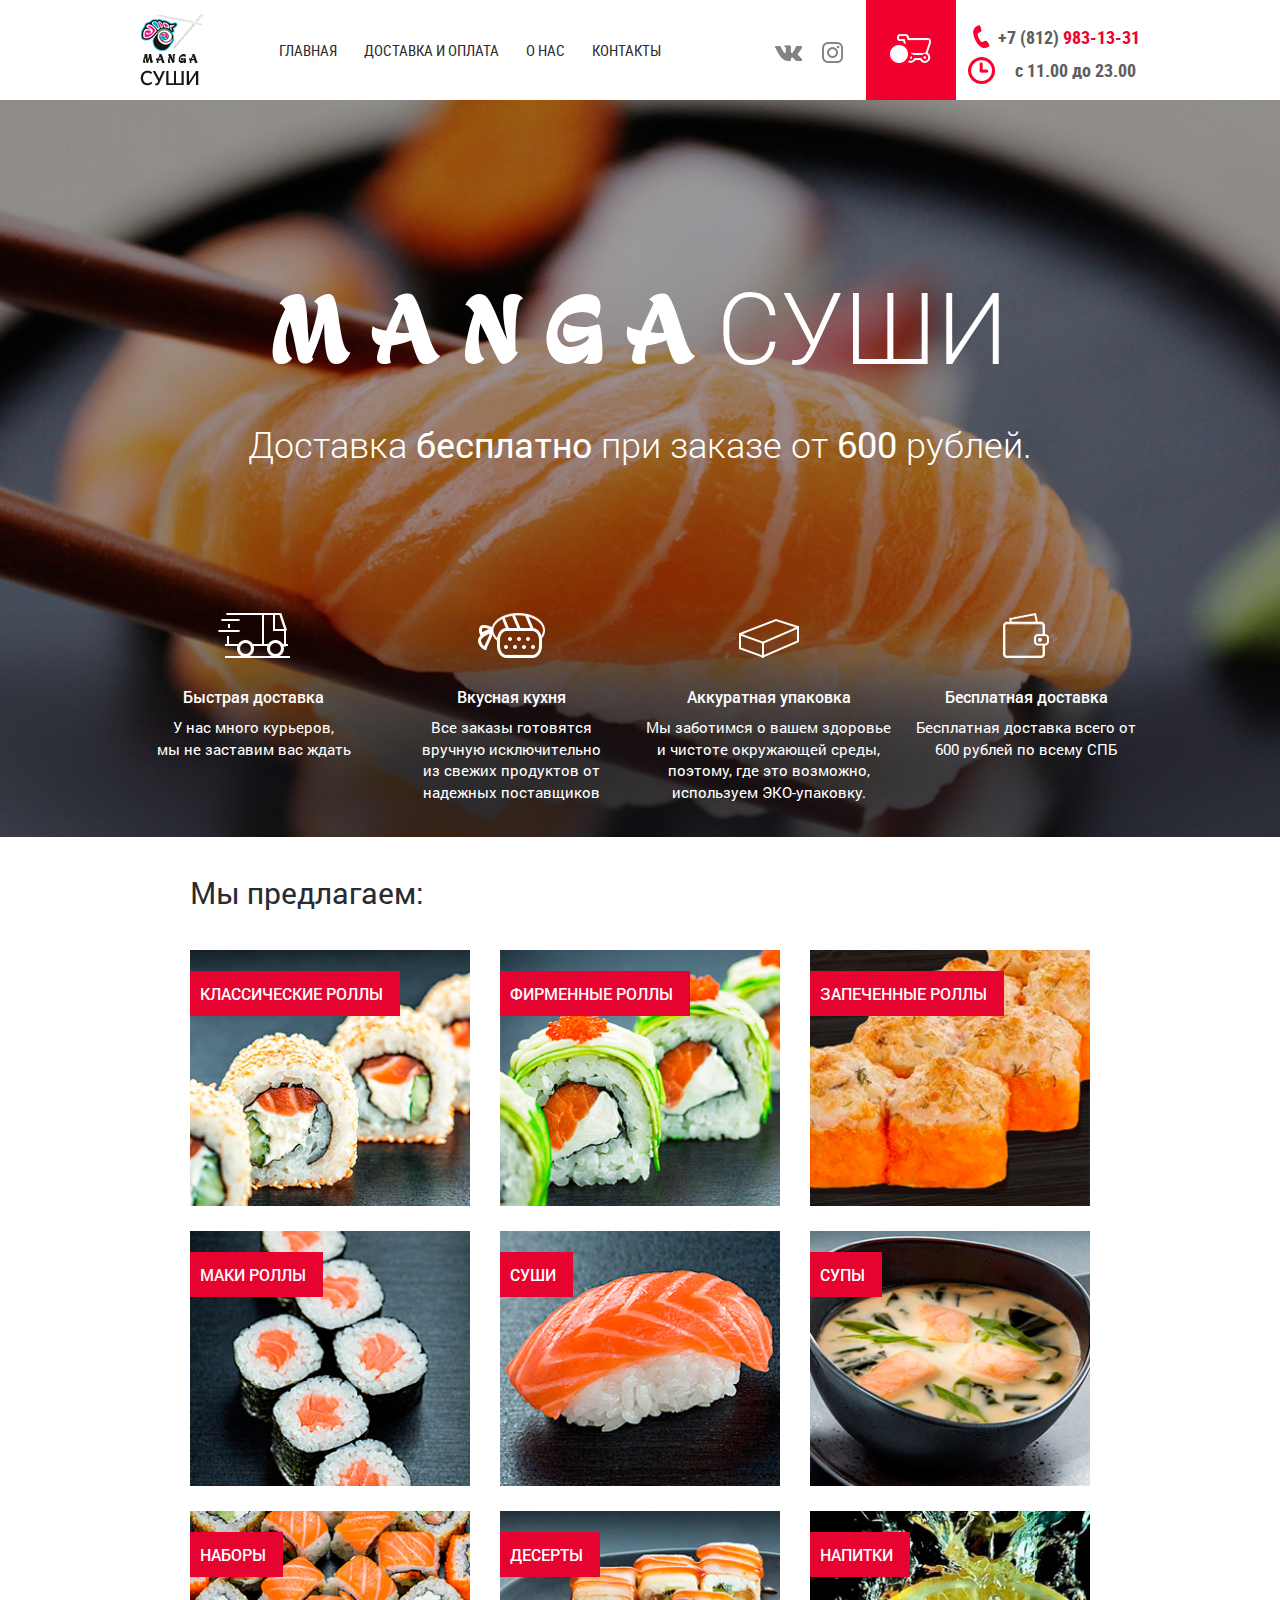
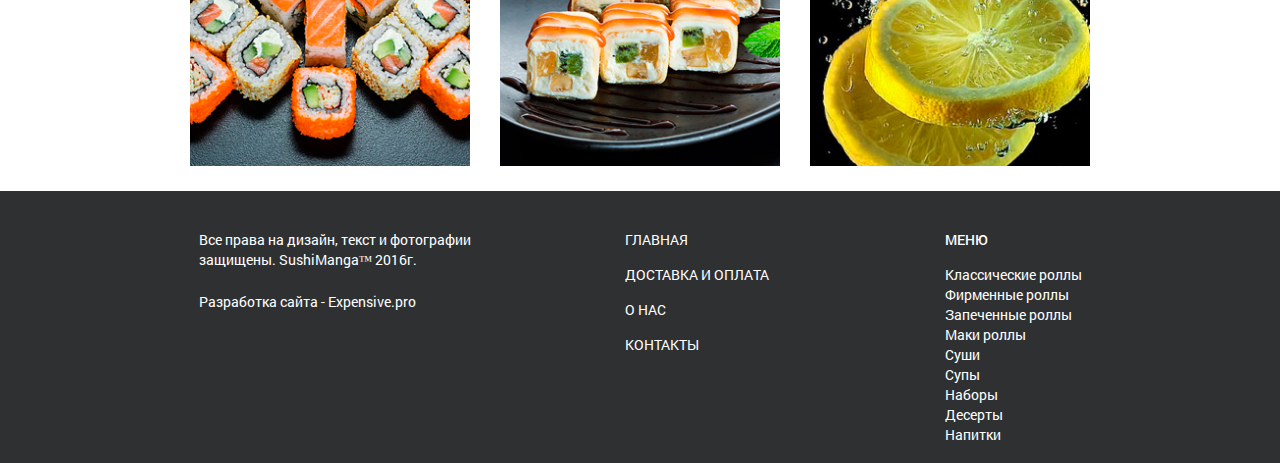
<file: makeup/index.html>
<!DOCTYPE html>
<html lang="en">
<head>
    <meta charset="utf-8">
    <meta http-equiv="X-UA-Compatible" content="IE=edge">
    <meta name="viewport" content="width=device-width, initial-scale=1">
    <!-- The above 3 meta tags *must* come first in the head; any other head content must come *after* these tags -->
    <title></title>

    <!-- Bootstrap -->
    <link href="css/bootstrap.css" rel="stylesheet">

    <!-- slider -->
    <link rel="stylesheet" href="css/flexslider.css" type="text/css"/>

    <!-- popup -->
    <link rel="stylesheet" href="css/magnific-popup.css">

    <!-- fonts css -->
    <link rel="stylesheet" href="css/fonts.css">

    <!-- custom css -->
    <link rel="stylesheet" href="css/style.css">


    <!-- HTML5 shim and Respond.js for IE8 support of HTML5 elements and media queries -->
    <!-- WARNING: Respond.js doesn't work if you view the page via file:// -->
    <!--[if lt IE 9]>
      <script src="https://oss.maxcdn.com/html5shiv/3.7.2/html5shiv.min.js"></script>
      <script src="https://oss.maxcdn.com/respond/1.4.2/respond.min.js"></script>
    <![endif]-->
</head>
<body>

    <header class="header">
        <div class="container header__container">
            <div class="row header__row">
                <div class="col-xs-12 header__itemInner">
                    <a href="#" class="header__link">
                        <img src="img/logo_header.png" alt="logo" class="header__img">
                    </a>

                    <div class="header__phoneOrder">

                        <div class="header__phoneSchedule">
                            <div class="header__phone">
                                <a href="#" class="header__linkPhone">+7 (812) <span>983-13-31</span></a>
                            </div>
                            <div class="header__schedule"> с 11.00  до 23.00</div>
                        </div>

                        <div class="header__cart">
                            <a href="#" class="header__cartLink"></a>
                        </div>

                        <div class="header__social">
                            <a href="#" class="header__socialLink vk"></a>
                            <a href="#" class="header__socialLink inst"></a>
                        </div>

                        <span class="glyphicon glyphicon-menu-hamburger"></span>
                        
                    </div>
                    
                    <nav class="header__nav">
                        <ul class="header__navList">
                            <li class="header__navItem">
                                <a href="#" class="header__navLink" id="">Главная</a>
                            </li>
                            <li class="header__navItem">
                                <a href="#" class="header__navLink" id="">Доставка и оплата</a>
                            </li>
                            <li class="header__navItem">
                                <a href="#" class="header__navLink" id="">О нас</a>
                            </li>
                            <li class="header__navItem">
                                <a href="#" class="header__navLink" id="">Контакты</a>
                            </li>
                        </ul>
                    </nav>
                </div>
            </div>
        </div>
    </header>

    <!-- main -->
    <div class="main">
        <div class="container main__container">
            <div class="row main__row">
                <div class="col-xs-12 main__itemInner">
                    <h1 class="main__titleMain"><span>M A N G A</span> Суши</h1>
                    <h3 class="main__subtitleMain">Доставка <span>бесплатно</span> при заказе от <span>600</span> рублей.</h3>
                </div>
            </div>
        </div>
        <div class="weOffer">
          <div class="container weOffer__container">
            <div class="row weOffer__row">
              <div class="col-md-3 col-sm-6 col-xs-6 weOffer__itemInner">
                <div class="weOffer__item">
                  <div class="weOffer__header"><img src="img/icons/weOffer/weOffer_1.png" alt="" class="weOffer__img"></div>
                  <div class="weOffer__footer">
                    <div class="weOffer__title">Быстрая доставка</div>
                    <div class="weOffer__descr">У нас много курьеров,<br> мы не заставим вас ждать</div>
                  </div>
                </div>
              </div>
              <div class="col-md-3 col-sm-6 col-xs-6 weOffer__itemInner">
                <div class="weOffer__item">
                  <div class="weOffer__header"><img src="img/icons/weOffer/weOffer_2.png" alt="" class="weOffer__img"></div>
                  <div class="weOffer__footer">
                    <div class="weOffer__title">Вкусная кухня</div>
                    <div class="weOffer__descr">Все заказы готовятся<br> вручную исключительно<br> из свежих продуктов от<br> надежных поставщиков</div>
                  </div>
                </div>
              </div>
              <div class="col-md-3 col-sm-6 col-xs-6 weOffer__itemInner">
                <div class="weOffer__item">
                  <div class="weOffer__header"><img src="img/icons/weOffer/weOffer_3.png" alt="" class="weOffer__img"></div>
                  <div class="weOffer__footer">
                    <div class="weOffer__title">Аккуратная упаковка</div>
                    <div class="weOffer__descr">Мы заботимся о вашем здоровье<br> и чистоте окружающей среды,<br> поэтому, где это возможно,<br> используем ЭКО-упаковку.</div>
                  </div>
                </div>
              </div>
              <div class="col-md-3 col-sm-6 col-xs-6 weOffer__itemInner">
                <div class="weOffer__item">
                  <div class="weOffer__header"><img src="img/icons/weOffer/weOffer_4.png" alt="" class="weOffer__img"></div>
                  <div class="weOffer__footer">
                    <div class="weOffer__title">Бесплатная доставка</div>
                    <div class="weOffer__descr">Бесплатная доставка всего от<br> 600 рублей по всему СПБ</div>
                  </div>
                </div>
              </div>
            </div>
          </div>
        </div>
    </div>
    <!-- main End -->

    <!-- offer -->
    <div class="offer">

      <div class="container offer__container">
        <div class="row offer__row">
          <div class="col-xs-12">
            <h3 class="offer__title">Мы предлагаем:</h3>
          </div>
          <div class="col-md-4 col-sm-4 col-xs-6 offer__innerItem">
            <a href="http://portfolio.expensive.pro/sushi/category2.html" class="offer__link">
              <img src="img/photos/offer/offer_1.jpg" alt="" class="offer__img">
              <h5 class="offer__itemTitle">Классические роллы</h5>
            </a>
          </div>
          <div class="col-md-4 col-sm-4 col-xs-6 offer__innerItem">
            <a href="http://portfolio.expensive.pro/sushi/category2.html" class="offer__link">
              <img src="img/photos/offer/offer_2.jpg" alt="" class="offer__img">
              <h5 class="offer__itemTitle">Фирменные роллы</h5>
            </a>
          </div>
          <div class="col-md-4 col-sm-4 col-xs-6 offer__innerItem">
            <a href="http://portfolio.expensive.pro/sushi/category2.html" class="offer__link">
              <img src="img/photos/offer/offer_3.jpg" alt="" class="offer__img">
              <h5 class="offer__itemTitle">Запеченные роллы</h5>
            </a>
          </div>
          <div class="col-md-4 col-sm-4 col-xs-6 offer__innerItem">
            <a href="http://portfolio.expensive.pro/sushi/category2.html" class="offer__link">
              <img src="img/photos/offer/offer_4.jpg" alt="" class="offer__img">
              <h5 class="offer__itemTitle">Маки роллы</h5>
            </a>
          </div>
          <div class="col-md-4 col-sm-4 col-xs-6 offer__innerItem">
            <a href="http://portfolio.expensive.pro/sushi/category2.html" class="offer__link">
              <img src="img/photos/offer/offer_5.jpg" alt="" class="offer__img">
              <h5 class="offer__itemTitle">Суши</h5>
            </a>
          </div>
          <div class="col-md-4 col-sm-4 col-xs-6 offer__innerItem">
            <a href="http://portfolio.expensive.pro/sushi/category2.html" class="offer__link">
              <img src="img/photos/offer/offer_6.jpg" alt="" class="offer__img">
              <h5 class="offer__itemTitle">Супы</h5>
            </a>
          </div>
          <div class="col-md-4 col-sm-4 col-xs-6 offer__innerItem">
            <a href="http://portfolio.expensive.pro/sushi/category2.html" class="offer__link">
              <img src="img/photos/offer/offer_7.jpg" alt="" class="offer__img">
              <h5 class="offer__itemTitle">Наборы</h5>
            </a>
          </div>
          <div class="col-md-4 col-sm-4 col-xs-6 offer__innerItem">
            <a href="http://portfolio.expensive.pro/sushi/category2.html" class="offer__link">
              <img src="img/photos/offer/offer_8.jpg" alt="" class="offer__img">
              <h5 class="offer__itemTitle">Десерты</h5>
            </a>
          </div>
          <div class="col-md-4 col-sm-4 col-xs-6 offer__innerItem">
            <a href="http://portfolio.expensive.pro/sushi/category2.html" class="offer__link">
              <img src="img/photos/offer/offer_9.jpg" alt="" class="offer__img">
              <h5 class="offer__itemTitle">Напитки</h5>
            </a>
          </div>
        </div>
      </div>
    </div>
    <!-- offer End -->

    <!-- footer -->
    <footer class="footer">
      <div class="container footer__container">
        <div class="row footer__row">
          <div class="col-xs-12 footer__innerItem">
            <div class="footer__copyright">
              <div class="footer__copyItem">Все права на дизайн, текст и фотографии защищены. SushiManga™ 2016г.</div>
              <div class="footer__copyItem">Разработка сайта - <a href="http://expensive.pro" class="footer__copyLink">Expensive.pro</a></div>
            </div>
            <nav class="footer__nav">
              <ul class="footer__navList">
                <li class="footer__navListItem"><a href="#" class="footer__navLink">Главная</a></li>
                <li class="footer__navListItem"><a href="#" class="footer__navLink">Доставка и оплата</a></li>
                <li class="footer__navListItem"><a href="#" class="footer__navLink">О нас</a></li>
                <li class="footer__navListItem"><a href="#" class="footer__navLink">Контакты</a></li>
              </ul>
            </nav>
            <div class="footer__categories">
              <h5 class="footer__catTitle">Меню</h5>
              <ul class="footer__catList">
                <li class="footer__catListItem"><a href="#" class="footer__catLink">Классические роллы</a></li>
                <li class="footer__catListItem"><a href="#" class="footer__catLink">Фирменные роллы</a></li>
                <li class="footer__catListItem"><a href="#" class="footer__catLink">Запеченные роллы</a></li>
                <li class="footer__catListItem"><a href="#" class="footer__catLink">Маки роллы</a></li>
                <li class="footer__catListItem"><a href="#" class="footer__catLink">Суши</a></li>
                <li class="footer__catListItem"><a href="#" class="footer__catLink">Супы</a></li>
                <li class="footer__catListItem"><a href="#" class="footer__catLink">Наборы</a></li>
                <li class="footer__catListItem"><a href="#" class="footer__catLink">Десерты</a></li>
                <li class="footer__catListItem"><a href="#" class="footer__catLink">Напитки</a></li>
              </ul>
            </div>
          </div>
        </div>
      </div>
    </footer>
    <!-- footer End -->
    


    <!-- jQuery (necessary for Bootstrap's JavaScript plugins) -->
    <script src="js/jquery-1.12.3.min.js"></script>

    <!-- slider JS -->
    <script type="text/javascript" src="js/jquery.flexslider.js"></script>

    <!-- popup JS -->
    <script src="js/jquery.magnific-popup.js"></script>

    <!-- custom js -->
    <script type="text/javascript" src="js/script.js"></script>

    <!-- flexslider initialize -->
    <script type="text/javascript">
      
    //flexslider initialization
      (function() {
 
      // store the slider in a local variable
      var $window = $(window),
          flexslider = { vars:{} };
     
      // tiny helper function to add breakpoints
      function getGridSize() {
        return (window.innerWidth < 700) ? 1 :
               (window.innerWidth < 992) ? 2 : 3;
      }
     
      // $(function() {
      //   SyntaxHighlighter.all();
      // });
     
      $window.load(function() {
        $('.sliderBlock1 .catItem__flexslider').flexslider({
            animation: "slide",
            controlNav: false,
            directionNav: true,
            controlsContainer: $('.sliderBlock1 .catItem__flexslider'),
            slideshow: false,
            slideshowSpeed: 5000,
            pauseOnAction: true,
            startAt: 1,
            // minItems: 1,
            // maxItems: 5,
            itemWidth: 278,
            animationLoop: true,
            move: 1,
            minItems: getGridSize(), // use function to pull in initial value
            maxItems: getGridSize(), // use function to pull in initial value
            start: function (slider) {
                flexslider = slider; //Initializing flexslider here.
            }
        });
      });
     
      // check grid size on resize event
      $window.resize(function() {
        var gridSize = getGridSize();
     
        flexslider.vars.minItems = gridSize;
        flexslider.vars.maxItems = gridSize;
      });
    }());

        
        

    </script>

    <!-- popup initialize -->
    <script type="text/javascript">
      $(document).ready(function() {
        $('.catItem__orderBtn').magnificPopup({
            type:'inline',
            removalDelay: 500,
            mainClass: 'mfp-fade popup_inline',
            showCloseBtn: true,
            closeMarkup: '<div class="mfp-close">x</div>',
            closeBtnInside: true,
            closeOnContentClick: false,
            closeOnBgClick: true,
            alignTop: false,
            fixedContentPos: true
        });

        // $('.catItem__linkPhoto').magnificPopup({
        //     type: 'image',
        //     removalDelay: 500,
        //     mainClass: 'mfp-fade popup_image',
        //     showCloseBtn: true,
        //     closeMarkup: '<div class="mfp-close">x</div>',
        //     closeBtnInside: true,
        //     closeOnContentClick: false,
        //     closeOnBgClick: true,
        //     alignTop: false,
        //     fixedContentPos: true,
        //     gallery: {
        //         enabled: false
        //     }
        // });

        // $('.wrapper').each(function() {
        //     $(this).magnificPopup({
        //         delegate: '.link',
        //         type: 'image',
        //         removalDelay: 500,
        //         mainClass: 'mfp-fade popup_image',
        //         showCloseBtn: true,
        //         closeMarkup: '<div class="mfp-close">x</div>',
        //         closeBtnInside: true,
        //         closeOnContentClick: false,
        //         closeOnBgClick: true,
        //         alignTop: false,
        //         fixedContentPos: true,
        //         gallery: {
        //           enabled:true
        //         }  
        //     });
        // });

      });
    </script>

</body>
</html>
</file>
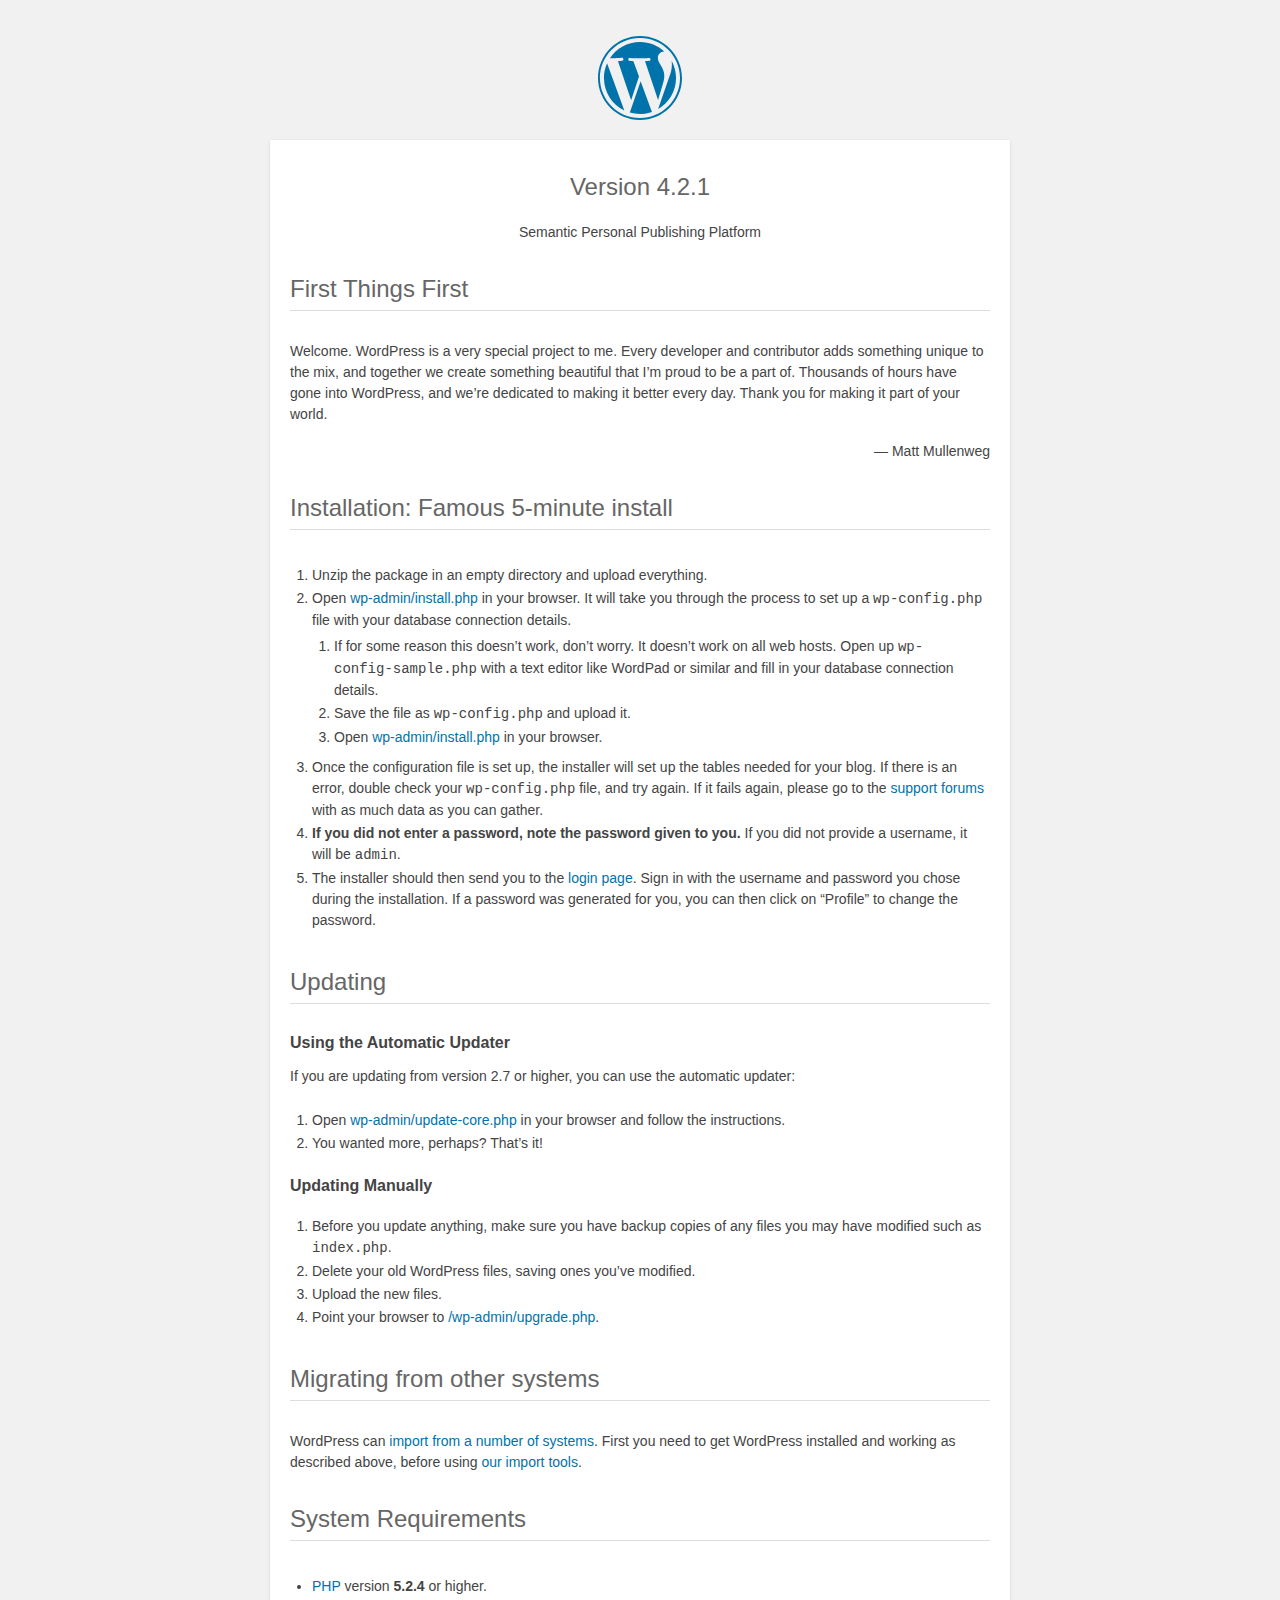
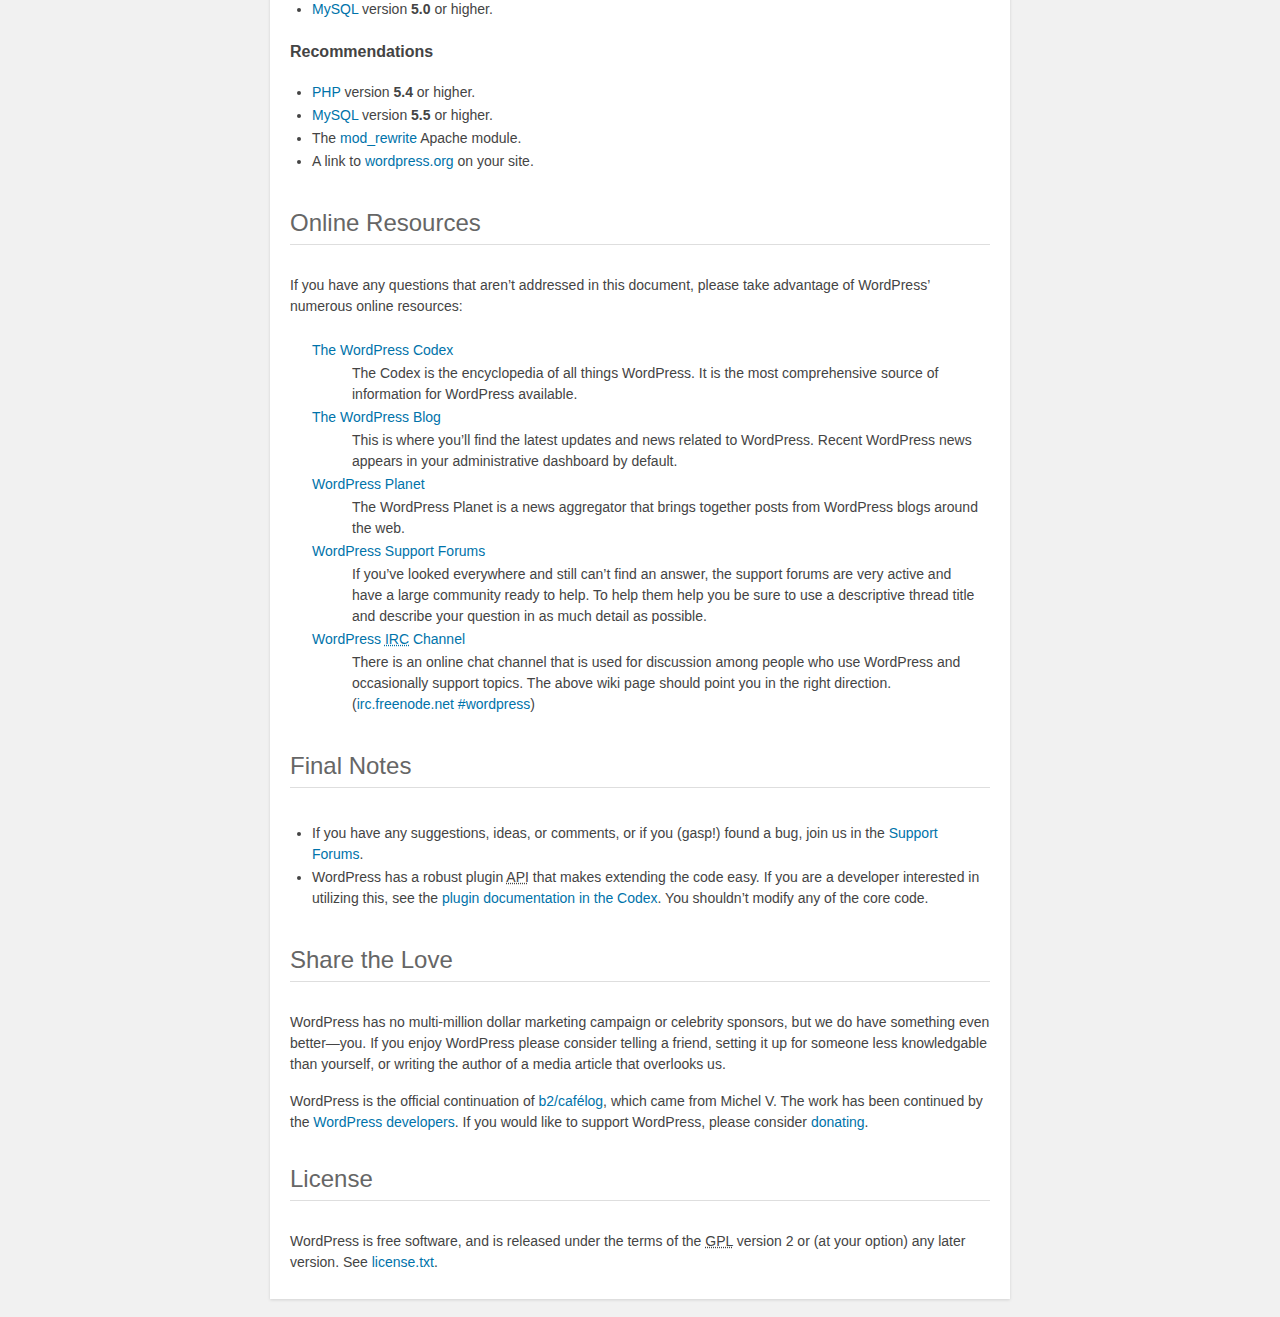
<file: readme.html>
<!DOCTYPE html>
<html>
<head>
	<meta name="viewport" content="width=device-width" />
	<meta http-equiv="Content-Type" content="text/html; charset=utf-8" />
	<title>WordPress &#8250; ReadMe</title>
	<link rel="stylesheet" href="wp-admin/css/install.css?ver=20100228" type="text/css" />
</head>
<body>
<h1 id="logo">
	<a href="https://wordpress.org/"><img alt="WordPress" src="wp-admin/images/wordpress-logo.png" /></a>
	<br /> Version 4.2.1
</h1>
<p style="text-align: center">Semantic Personal Publishing Platform</p>

<h1>First Things First</h1>
<p>Welcome. WordPress is a very special project to me. Every developer and contributor adds something unique to the mix, and together we create something beautiful that I&#8217;m proud to be a part of. Thousands of hours have gone into WordPress, and we&#8217;re dedicated to making it better every day. Thank you for making it part of your world.</p>
<p style="text-align: right">&#8212; Matt Mullenweg</p>

<h1>Installation: Famous 5-minute install</h1>
<ol>
	<li>Unzip the package in an empty directory and upload everything.</li>
	<li>Open <span class="file"><a href="wp-admin/install.php">wp-admin/install.php</a></span> in your browser. It will take you through the process to set up a <code>wp-config.php</code> file with your database connection details.
		<ol>
			<li>If for some reason this doesn&#8217;t work, don&#8217;t worry. It doesn&#8217;t work on all web hosts. Open up <code>wp-config-sample.php</code> with a text editor like WordPad or similar and fill in your database connection details.</li>
			<li>Save the file as <code>wp-config.php</code> and upload it.</li>
			<li>Open <span class="file"><a href="wp-admin/install.php">wp-admin/install.php</a></span> in your browser.</li>
		</ol>
	</li>
	<li>Once the configuration file is set up, the installer will set up the tables needed for your blog. If there is an error, double check your <code>wp-config.php</code> file, and try again. If it fails again, please go to the <a href="https://wordpress.org/support/" title="WordPress support">support forums</a> with as much data as you can gather.</li>
	<li><strong>If you did not enter a password, note the password given to you.</strong> If you did not provide a username, it will be <code>admin</code>.</li>
	<li>The installer should then send you to the <a href="wp-login.php">login page</a>. Sign in with the username and password you chose during the installation. If a password was generated for you, you can then click on &#8220;Profile&#8221; to change the password.</li>
</ol>

<h1>Updating</h1>
<h2>Using the Automatic Updater</h2>
<p>If you are updating from version 2.7 or higher, you can use the automatic updater:</p>
<ol>
	<li>Open <span class="file"><a href="wp-admin/update-core.php">wp-admin/update-core.php</a></span> in your browser and follow the instructions.</li>
	<li>You wanted more, perhaps? That&#8217;s it!</li>
</ol>

<h2>Updating Manually</h2>
<ol>
	<li>Before you update anything, make sure you have backup copies of any files you may have modified such as <code>index.php</code>.</li>
	<li>Delete your old WordPress files, saving ones you&#8217;ve modified.</li>
	<li>Upload the new files.</li>
	<li>Point your browser to <span class="file"><a href="wp-admin/upgrade.php">/wp-admin/upgrade.php</a>.</span></li>
</ol>

<h1>Migrating from other systems</h1>
<p>WordPress can <a href="https://codex.wordpress.org/Importing_Content">import from a number of systems</a>. First you need to get WordPress installed and working as described above, before using <a href="wp-admin/import.php" title="Import to WordPress">our import tools</a>.</p>

<h1>System Requirements</h1>
<ul>
	<li><a href="http://php.net/">PHP</a> version <strong>5.2.4</strong> or higher.</li>
	<li><a href="http://www.mysql.com/">MySQL</a> version <strong>5.0</strong> or higher.</li>
</ul>

<h2>Recommendations</h2>
<ul>
	<li><a href="http://php.net/">PHP</a> version <strong>5.4</strong> or higher.</li>
	<li><a href="http://www.mysql.com/">MySQL</a> version <strong>5.5</strong> or higher.</li>
	<li>The <a href="http://httpd.apache.org/docs/2.2/mod/mod_rewrite.html">mod_rewrite</a> Apache module.</li>
	<li>A link to <a href="https://wordpress.org/">wordpress.org</a> on your site.</li>
</ul>

<h1>Online Resources</h1>
<p>If you have any questions that aren&#8217;t addressed in this document, please take advantage of WordPress&#8217; numerous online resources:</p>
<dl>
	<dt><a href="https://codex.wordpress.org/">The WordPress Codex</a></dt>
		<dd>The Codex is the encyclopedia of all things WordPress. It is the most comprehensive source of information for WordPress available.</dd>
	<dt><a href="https://wordpress.org/news/">The WordPress Blog</a></dt>
		<dd>This is where you&#8217;ll find the latest updates and news related to WordPress. Recent WordPress news appears in your administrative dashboard by default.</dd>
	<dt><a href="https://planet.wordpress.org/">WordPress Planet</a></dt>
		<dd>The WordPress Planet is a news aggregator that brings together posts from WordPress blogs around the web.</dd>
	<dt><a href="https://wordpress.org/support/">WordPress Support Forums</a></dt>
		<dd>If you&#8217;ve looked everywhere and still can&#8217;t find an answer, the support forums are very active and have a large community ready to help. To help them help you be sure to use a descriptive thread title and describe your question in as much detail as possible.</dd>
	<dt><a href="https://codex.wordpress.org/IRC">WordPress <abbr title="Internet Relay Chat">IRC</abbr> Channel</a></dt>
		<dd>There is an online chat channel that is used for discussion among people who use WordPress and occasionally support topics. The above wiki page should point you in the right direction. (<a href="irc://irc.freenode.net/wordpress">irc.freenode.net #wordpress</a>)</dd>
</dl>

<h1>Final Notes</h1>
<ul>
	<li>If you have any suggestions, ideas, or comments, or if you (gasp!) found a bug, join us in the <a href="https://wordpress.org/support/">Support Forums</a>.</li>
	<li>WordPress has a robust plugin <abbr title="application programming interface">API</abbr> that makes extending the code easy. If you are a developer interested in utilizing this, see the <a href="https://codex.wordpress.org/Plugin_API" title="WordPress plugin API">plugin documentation in the Codex</a>. You shouldn&#8217;t modify any of the core code.</li>
</ul>

<h1>Share the Love</h1>
<p>WordPress has no multi-million dollar marketing campaign or celebrity sponsors, but we do have something even better&#8212;you. If you enjoy WordPress please consider telling a friend, setting it up for someone less knowledgable than yourself, or writing the author of a media article that overlooks us.</p>

<p>WordPress is the official continuation of <a href="http://cafelog.com/">b2/caf&#233;log</a>, which came from Michel V. The work has been continued by the <a href="https://wordpress.org/about/">WordPress developers</a>. If you would like to support WordPress, please consider <a href="https://wordpress.org/donate/" title="Donate to WordPress">donating</a>.</p>

<h1>License</h1>
<p>WordPress is free software, and is released under the terms of the <abbr title="GNU General Public License">GPL</abbr> version 2 or (at your option) any later version. See <a href="license.txt">license.txt</a>.</p>

</body>
</html>
</file>
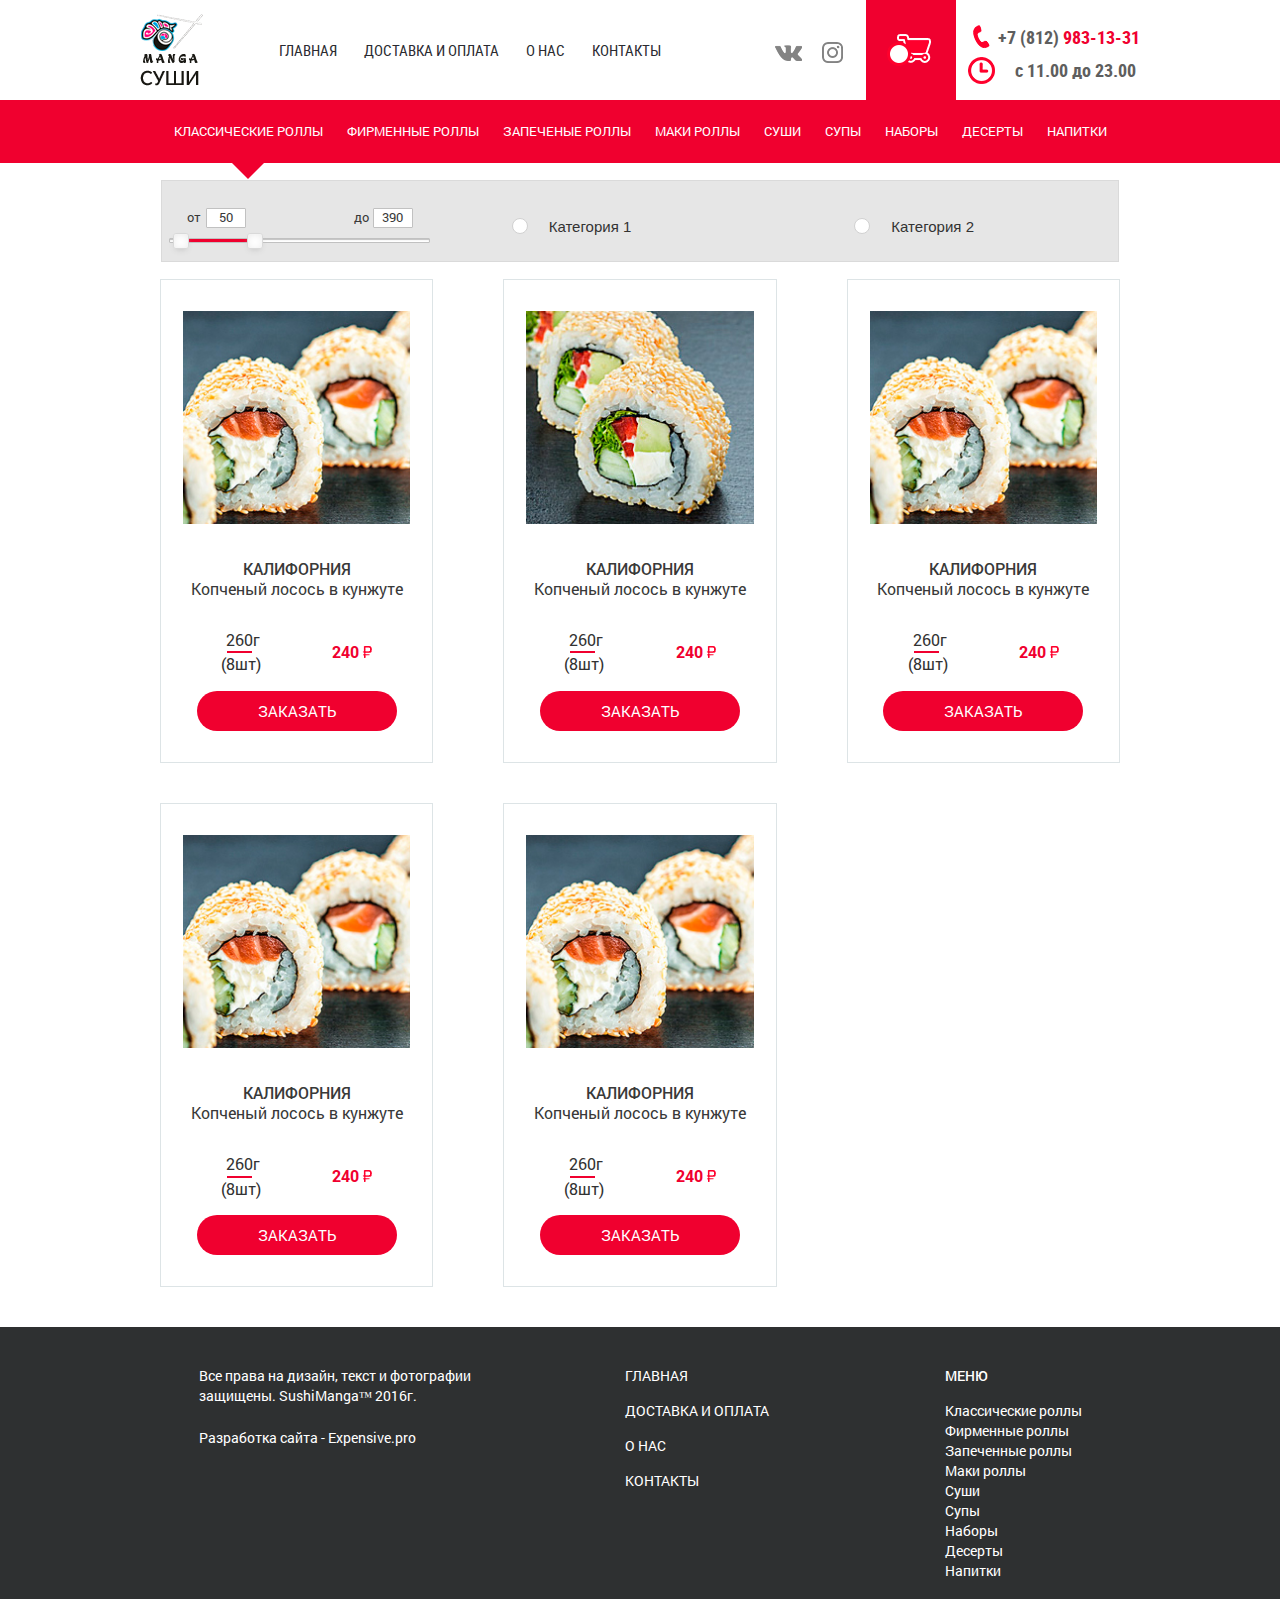
<file: makeup/category2.html>
<!DOCTYPE html>
<html lang="en">
<head>
    <meta charset="utf-8">
    <meta http-equiv="X-UA-Compatible" content="IE=edge">
    <meta name="viewport" content="width=device-width, initial-scale=1">
    <!-- The above 3 meta tags *must* come first in the head; any other head content must come *after* these tags -->
    <title></title>

    <!-- Bootstrap -->
    <link href="css/bootstrap.css" rel="stylesheet">

    <!-- slider -->
    <link rel="stylesheet" href="css/flexslider.css" type="text/css"/>

    <!-- popup -->
    <link rel="stylesheet" href="css/magnific-popup.css">

    <!-- multiple -->
    <link rel="stylesheet" href="plugins/noUiSlider/nouislider.css">
    <!-- <link rel="stylesheet" href="css/stylesheet.css"> -->

    <!-- fonts css -->
    <link rel="stylesheet" href="css/fonts.css">

    <!-- custom css -->
    <link rel="stylesheet" href="css/style.css">


    <!-- HTML5 shim and Respond.js for IE8 support of HTML5 elements and media queries -->
    <!-- WARNING: Respond.js doesn't work if you view the page via file:// -->
    <!--[if lt IE 9]>
      <script src="https://oss.maxcdn.com/html5shiv/3.7.2/html5shiv.min.js"></script>
      <script src="https://oss.maxcdn.com/respond/1.4.2/respond.min.js"></script>
    <![endif]-->
</head>
<body>

    <header class="header">
        <div class="container header__container">
            <div class="row header__row">
                <div class="col-xs-12 header__itemInner">
                    <a href="#" class="header__link">
                        <img src="img/logo_header.png" alt="logo" class="header__img">
                    </a>

                    <div class="header__phoneOrder">

                        <div class="header__phoneSchedule">
                            <div class="header__phone">
                                <a href="#" class="header__linkPhone">+7 (812) <span>983-13-31</span></a>
                            </div>
                            <div class="header__schedule"> с 11.00  до 23.00</div>
                        </div>

                        <div class="header__cart">
                            <a href="#" class="header__cartLink"></a>
                        </div>

                        <div class="header__social">
                            <a href="#" class="header__socialLink vk"></a>
                            <a href="#" class="header__socialLink inst"></a>
                        </div>

                        <span class="glyphicon glyphicon-menu-hamburger"></span>
                        
                    </div>
                    
                    <nav class="header__nav">
                        <ul class="header__navList">
                            <li class="header__navItem">
                                <a href="#" class="header__navLink" id="">Главная</a>
                            </li>
                            <li class="header__navItem">
                                <a href="#" class="header__navLink" id="">Доставка и оплата</a>
                            </li>
                            <li class="header__navItem">
                                <a href="#" class="header__navLink" id="">О нас</a>
                            </li>
                            <li class="header__navItem">
                                <a href="#" class="header__navLink" id="">Контакты</a>
                            </li>
                        </ul>
                    </nav>
                </div>
            </div>
        </div>
    </header>

    <!-- main -->
    <!--<div class="main">
         <div class="container main__container">
            <div class="row main__row">
                <div class="col-xs-12 main__itemInner">
                    <h1 class="main__titleMain"><span>M A N G A</span> Суши</h1>
                    <h3 class="main__subtitleMain">Доставка <span>бесплатно</span> при заказе от <span>600</span> рублей.</h3>
                </div>
            </div>
        </div>
        <div class="weOffer">
          <div class="container weOffer__container">
            <div class="row weOffer__row">
              <div class="col-md-3 col-sm-6 col-xs-6 weOffer__itemInner">
                <div class="weOffer__item">
                  <div class="weOffer__header"><img src="img/icons/weOffer/weOffer_1.png" alt="" class="weOffer__img"></div>
                  <div class="weOffer__footer">
                    <div class="weOffer__title">Быстрая доставка</div>
                    <div class="weOffer__descr">У нас много курьеров,<br> мы не заставим вас ждать</div>
                  </div>
                </div>
              </div>
              <div class="col-md-3 col-sm-6 col-xs-6 weOffer__itemInner">
                <div class="weOffer__item">
                  <div class="weOffer__header"><img src="img/icons/weOffer/weOffer_2.png" alt="" class="weOffer__img"></div>
                  <div class="weOffer__footer">
                    <div class="weOffer__title">Вкусная кухня</div>
                    <div class="weOffer__descr">Все заказы готовятся<br> вручную исключительно<br> из свежих продуктов от<br> надежных поставщиков</div>
                  </div>
                </div>
              </div>
              <div class="col-md-3 col-sm-6 col-xs-6 weOffer__itemInner">
                <div class="weOffer__item">
                  <div class="weOffer__header"><img src="img/icons/weOffer/weOffer_3.png" alt="" class="weOffer__img"></div>
                  <div class="weOffer__footer">
                    <div class="weOffer__title">Аккуратная упаковка</div>
                    <div class="weOffer__descr">Мы заботимся о вашем здоровье<br> и чистоте окружающей среды,<br> поэтому, где это возможно,<br> используем ЭКО-упаковку.</div>
                  </div>
                </div>
              </div>
              <div class="col-md-3 col-sm-6 col-xs-6 weOffer__itemInner">
                <div class="weOffer__item">
                  <div class="weOffer__header"><img src="img/icons/weOffer/weOffer_4.png" alt="" class="weOffer__img"></div>
                  <div class="weOffer__footer">
                    <div class="weOffer__title">Бесплатная доставка</div>
                    <div class="weOffer__descr">Бесплатная доставка всего от<br> 600 рублей по всему СПБ</div>
                  </div>
                </div>
              </div>
            </div>
          </div>
        </div>
    </div> -->
    <!-- main End -->

    <!-- categories -->
    <div class="categories">
        <div class="container categories__container">
            <div class="row categories__row">
                <div class="col-xs-12 categories__innerItem">
                    <ul class="categories__list">
                        <li class="categories__listItem active"><a href="#" class="categories__link">Классические роллы</a></li>
                        <li class="categories__listItem"><a href="#" class="categories__link">Фирменные роллы</a></li>
                        <li class="categories__listItem"><a href="#" class="categories__link">Запеченые роллы</a></li>
                        <li class="categories__listItem"><a href="#" class="categories__link">Маки роллы</a></li>
                        <li class="categories__listItem"><a href="#" class="categories__link">Суши</a></li>
                        <li class="categories__listItem"><a href="#" class="categories__link">Супы</a></li>
                        <li class="categories__listItem"><a href="#" class="categories__link">Наборы</a></li>
                        <li class="categories__listItem"><a href="#" class="categories__link">Десерты</a></li>
                        <li class="categories__listItem"><a href="#" class="categories__link">Напитки</a></li>
                    </ul>
                </div>
            </div>
        </div>
    </div>
    <!-- categories End -->

    <!-- catItem -->
    <div class="catItem cat">
        <div class="container catItem__container_range">
            <div class="catItem__rangeWrap">
                <div class="catItem__wrap">
                    <div class="values">
                        <div class="value1 value" id="value1"></div>
                        <div class="value2 value" id="value2"></div>
                    </div>
                    <div id="slider-handles"></div>
                </div>
                
                <div class="catItem__wrap">
                    <input id="check_1" type="checkbox" name="way1" hidden>
                    <label class="checkbox" for="check_1">Категория 1</label>
                </div>
                
                <div class="catItem__wrap">
                    <input id="check_2" type="checkbox" name="way2" hidden>
                    <label class="checkbox" for="check_2">Категория 2</label>
                </div>
            </div>
        </div>
        <div class="container catItem__container">
           <div class="row catItem__row">
                <div class="col-md-4 col-sm-6 col-xs-6 catItem__innerItem">
                  <li class="catItem__item">
                     <div class="catItem__content">
                         <a href="img/photos/catItem/classic/classic_1.jpg" class="catItem__linkPhoto" data-group="1">
                            <img src="img/photos/catItem/classic/classic_1.jpg" alt="" class="catItem__photo">
                            <span class="catItem__descrHidden">Роллы:<br>Омлет в огурце<br>Филадельфия с овощами<br>583 ккал</span>
                            <span class="catItem__tooltip">Смотреть состав</span>
                         </a>
                         <div class="catItem__name">Калифорния</div>
                         <div class="catItem__descr">Копченый лосось в кунжуте</div>
                         <div class="catItem__info">
                             <div class="catItem__qty">
                                 <div class="catItem__qty1">260г</div>
                                 <div class="catItem__qty2">(8шт)</div>
                             </div>
                             <div class="catItem__price">240<span></span></div>
                         </div>
                         <div class="catItem__btnWrap">
                             <a href=".popup1" class="catItem__orderBtn">Заказать</a>
                             <div class="popup popup1 mfp-hide">
                                 <form action="send1.php" method="post">
                                     <div class="popup__header">
                                         <div class="popup__title">Закажите звонок<br>прямо сейчас!</div>
                                         <div class="popup__info">оставьте свои данные, чтобы<br> мы могли связаться с вами:</div>
                                     </div>
                                     <div class="popup__footer">
                                         <input type="text" value="Введите Имя" class="popup__inputText" placeholder="Введите Имя">
                                         <input type="text" value="Введите Телефон" class="popup__inputText" placeholder="Введите Телефон">
                                         <input type="submit" value="Заказать сейчас" class="popup__inputSubmit">
                                     </div>
                                 </form>
                             </div>
                         </div>
                     </div>
                  </li>
                </div>


                <div class="col-md-4 col-sm-6 col-xs-6 catItem__innerItem">
                  <li class="catItem__item">
                         <div class="catItem__content">
                             <a href="img/photos/catItem/classic/classic_1.jpg" class="catItem__linkPhoto" data-group="2">
                                <img src="img/photos/catItem/classic/classic_2.jpg" alt="" class="catItem__photo">
                                <span class="catItem__descrHidden">Роллы:<br>Омлет в огурце<br>Филадельфия с овощами<br>583 ккал</span>
                                <span class="catItem__tooltip">Смотреть состав</span>
                             </a>
                             <div class="catItem__name">Калифорния</div>
                             <div class="catItem__descr">Копченый лосось в кунжуте</div>
                             <div class="catItem__info">
                                 <div class="catItem__qty">
                                     <div class="catItem__qty1">260г</div>
                                     <div class="catItem__qty2">(8шт)</div>
                                 </div>
                                 <div class="catItem__price">240<span></span></div>
                             </div>
                             <div class="catItem__btnWrap">
                                 <a href=".popup1" class="catItem__orderBtn">Заказать</a>
                                 <div class="popup popup1 mfp-hide">
                                     <form action="send1.php" method="post">
                                         <div class="popup__header">
                                             <div class="popup__title">Закажите звонок<br>прямо сейчас!</div>
                                             <div class="popup__info">оставьте свои данные, чтобы<br> мы могли связаться с вами:</div>
                                         </div>
                                         <div class="popup__footer">
                                             <input type="text" value="Введите Имя" class="popup__inputText" placeholder="Введите Имя">
                                             <input type="text" value="Введите Телефон" class="popup__inputText" placeholder="Введите Телефон">
                                             <input type="submit" value="Заказать сейчас" class="popup__inputSubmit">
                                         </div>
                                     </form>
                                 </div>
                             </div>
                         </div>
                  </li>
                </div>


                <div class="col-md-4 col-sm-6 col-xs-6 catItem__innerItem">
                  <li class="catItem__item">
                         <div class="catItem__content">
                             <a href="img/photos/catItem/classic/classic_3.jpg" class="catItem__linkPhoto" data-group="3">
                                <img src="img/photos/catItem/classic/classic_1.jpg" alt="" class="catItem__photo">
                                <span class="catItem__descrHidden">Роллы:<br>Омлет в огурце<br>Филадельфия с овощами<br>583 ккал</span>
                                <span class="catItem__tooltip">Смотреть состав</span>
                             </a>
                             <div class="catItem__name">Калифорния</div>
                             <div class="catItem__descr">Копченый лосось в кунжуте</div>
                             <div class="catItem__info">
                                 <div class="catItem__qty">
                                     <div class="catItem__qty1">260г</div>
                                     <div class="catItem__qty2">(8шт)</div>
                                 </div>
                                 <div class="catItem__price">240<span></span></div>
                             </div>
                             <div class="catItem__btnWrap">
                                 <a href=".popup1" class="catItem__orderBtn">Заказать</a>
                                 <div class="popup popup1 mfp-hide">
                                     <form action="send1.php" method="post">
                                         <div class="popup__header">
                                             <div class="popup__title">Закажите звонок<br>прямо сейчас!</div>
                                             <div class="popup__info">оставьте свои данные, чтобы<br> мы могли связаться с вами:</div>
                                         </div>
                                         <div class="popup__footer">
                                             <input type="text" value="Введите Имя" class="popup__inputText" placeholder="Введите Имя">
                                             <input type="text" value="Введите Телефон" class="popup__inputText" placeholder="Введите Телефон">
                                             <input type="submit" value="Заказать сейчас" class="popup__inputSubmit">
                                         </div>
                                     </form>
                                 </div>
                             </div>
                         </div>
                  </li>
                </div>


                <div class="col-md-4 col-sm-6 col-xs-6 catItem__innerItem">
                  <li class="catItem__item">
                         <div class="catItem__content">
                             <a href="img/photos/catItem/classic/classic_4.jpg" class="catItem__linkPhoto" data-group="4">
                                <img src="img/photos/catItem/classic/classic_1.jpg" alt="" class="catItem__photo">
                                <span class="catItem__descrHidden">Роллы:<br>Омлет в огурце<br>Филадельфия с овощами<br>583 ккал</span>
                                <span class="catItem__tooltip">Смотреть состав</span>
                             </a>
                             <div class="catItem__name">Калифорния</div>
                             <div class="catItem__descr">Копченый лосось в кунжуте</div>
                             <div class="catItem__info">
                                 <div class="catItem__qty">
                                     <div class="catItem__qty1">260г</div>
                                     <div class="catItem__qty2">(8шт)</div>
                                 </div>
                                 <div class="catItem__price">240<span></span></div>
                             </div>
                             <div class="catItem__btnWrap">
                                 <a href=".popup1" class="catItem__orderBtn">Заказать</a>
                                 <div class="popup popup1 mfp-hide">
                                     <form action="send1.php" method="post">
                                         <div class="popup__header">
                                             <div class="popup__title">Закажите звонок<br>прямо сейчас!</div>
                                             <div class="popup__info">оставьте свои данные, чтобы<br> мы могли связаться с вами:</div>
                                         </div>
                                         <div class="popup__footer">
                                             <input type="text" value="Введите Имя" class="popup__inputText" placeholder="Введите Имя">
                                             <input type="text" value="Введите Телефон" class="popup__inputText" placeholder="Введите Телефон">
                                             <input type="submit" value="Заказать сейчас" class="popup__inputSubmit">
                                         </div>
                                     </form>
                                 </div>
                             </div>
                         </div>
                  </li>
                </div>


                <div class="col-md-4 col-sm-6 col-xs-6 catItem__innerItem">
                  <li class="catItem__item">
                         <div class="catItem__content">
                             <a href="img/photos/catItem/classic/classic_5.jpg" class="catItem__linkPhoto" data-group="5">
                                <img src="img/photos/catItem/classic/classic_1.jpg" alt="" class="catItem__photo">
                                <span class="catItem__descrHidden">Роллы:<br>Омлет в огурце<br>Филадельфия с овощами<br>583 ккал</span>
                                <span class="catItem__tooltip">Смотреть состав</span>
                             </a>
                             <div class="catItem__name">Калифорния</div>
                             <div class="catItem__descr">Копченый лосось в кунжуте</div>
                             <div class="catItem__info">
                                 <div class="catItem__qty">
                                     <div class="catItem__qty1">260г</div>
                                     <div class="catItem__qty2">(8шт)</div>
                                 </div>
                                 <div class="catItem__price">240<span></span></div>
                             </div>
                             <div class="catItem__btnWrap">
                                 <a href=".popup1" class="catItem__orderBtn">Заказать</a>
                                 <div class="popup popup1 mfp-hide">
                                     <form action="send1.php" method="post">
                                         <div class="popup__header">
                                             <div class="popup__title">Закажите звонок<br>прямо сейчас!</div>
                                             <div class="popup__info">оставьте свои данные, чтобы<br> мы могли связаться с вами:</div>
                                         </div>
                                         <div class="popup__footer">
                                             <input type="text" value="Введите Имя" class="popup__inputText" placeholder="Введите Имя">
                                             <input type="text" value="Введите Телефон" class="popup__inputText" placeholder="Введите Телефон">
                                             <input type="submit" value="Заказать сейчас" class="popup__inputSubmit">
                                         </div>
                                     </form>
                                 </div>
                             </div>
                         </div>
                  </li>
                </div>
           </div>
       </div>
    </div>
    <!-- catItem End -->

    <!-- footer -->
    <footer class="footer">
      <div class="container footer__container">
        <div class="row footer__row">
          <div class="col-xs-12 footer__innerItem">
            <div class="footer__copyright">
              <div class="footer__copyItem">Все права на дизайн, текст и фотографии защищены. SushiManga™ 2016г.</div>
              <div class="footer__copyItem">Разработка сайта - <a href="http://expensive.pro" class="footer__copyLink">Expensive.pro</a></div>
            </div>
            <nav class="footer__nav">
              <ul class="footer__navList">
                <li class="footer__navListItem"><a href="#" class="footer__navLink">Главная</a></li>
                <li class="footer__navListItem"><a href="#" class="footer__navLink">Доставка и оплата</a></li>
                <li class="footer__navListItem"><a href="#" class="footer__navLink">О нас</a></li>
                <li class="footer__navListItem"><a href="#" class="footer__navLink">Контакты</a></li>
              </ul>
            </nav>
            <div class="footer__categories">
              <h5 class="footer__catTitle">Меню</h5>
              <ul class="footer__catList">
                <li class="footer__catListItem"><a href="#" class="footer__catLink">Классические роллы</a></li>
                <li class="footer__catListItem"><a href="#" class="footer__catLink">Фирменные роллы</a></li>
                <li class="footer__catListItem"><a href="#" class="footer__catLink">Запеченные роллы</a></li>
                <li class="footer__catListItem"><a href="#" class="footer__catLink">Маки роллы</a></li>
                <li class="footer__catListItem"><a href="#" class="footer__catLink">Суши</a></li>
                <li class="footer__catListItem"><a href="#" class="footer__catLink">Супы</a></li>
                <li class="footer__catListItem"><a href="#" class="footer__catLink">Наборы</a></li>
                <li class="footer__catListItem"><a href="#" class="footer__catLink">Десерты</a></li>
                <li class="footer__catListItem"><a href="#" class="footer__catLink">Напитки</a></li>
              </ul>
            </div>
          </div>
        </div>
      </div>
    </footer>
    <!-- footer End -->
    


    <!-- jQuery (necessary for Bootstrap's JavaScript plugins) -->
    <script src="js/jquery-1.12.3.min.js"></script>

    <!-- slider JS -->
    <script type="text/javascript" src="js/jquery.flexslider.js"></script>

    <!-- popup JS -->
    <script src="js/jquery.magnific-popup.js"></script>

    <!-- noUiSlider JS -->
    <script src="plugins/noUiSlider/nouislider.min.js"></script>
    <script src="plugins/noUiSlider/wNumb.js"></script>

    <!-- custom js -->
    <script type="text/javascript" src="js/script.js"></script>

    <!-- popup initialize -->
    <script type="text/javascript">
      $(document).ready(function() {
        $('.catItem__orderBtn').magnificPopup({
            type:'inline',
            removalDelay: 500,
            mainClass: 'mfp-fade popup_inline',
            showCloseBtn: true,
            closeMarkup: '<div class="mfp-close">x</div>',
            closeBtnInside: true,
            closeOnContentClick: false,
            closeOnBgClick: true,
            alignTop: false,
            fixedContentPos: true
        });

        // $('.catItem__linkPhoto').magnificPopup({
        //     type: 'image',
        //     removalDelay: 500,
        //     mainClass: 'mfp-fade popup_image',
        //     showCloseBtn: true,
        //     closeMarkup: '<div class="mfp-close">x</div>',
        //     closeBtnInside: true,
        //     closeOnContentClick: false,
        //     closeOnBgClick: true,
        //     alignTop: false,
        //     fixedContentPos: true,
        //     gallery: {
        //         enabled: false
        //     }
        // });
      });
    </script>

    <!-- noUiSlider initializition -->
    <script>
    var handlesSlider = document.getElementById('slider-handles');

    noUiSlider.create(handlesSlider, {
            start: [ 50, 390 ],
            range: {
                'min': [ 0 ],
                'max': [ 1190 ]
            },
            connect: [ false, true, false ],
            format: wNumb({
                decimals: 0,
                thousand: '',
                postfix: ''
            })
        });

    var snapValues = [
            document.getElementById('value1'),
            document.getElementById('value2')
        ];

    handlesSlider.noUiSlider.on('update', function( values, handle ) {
        snapValues[handle].innerHTML = values[handle];
    });

    </script>

    

</body>
</html>
</file>
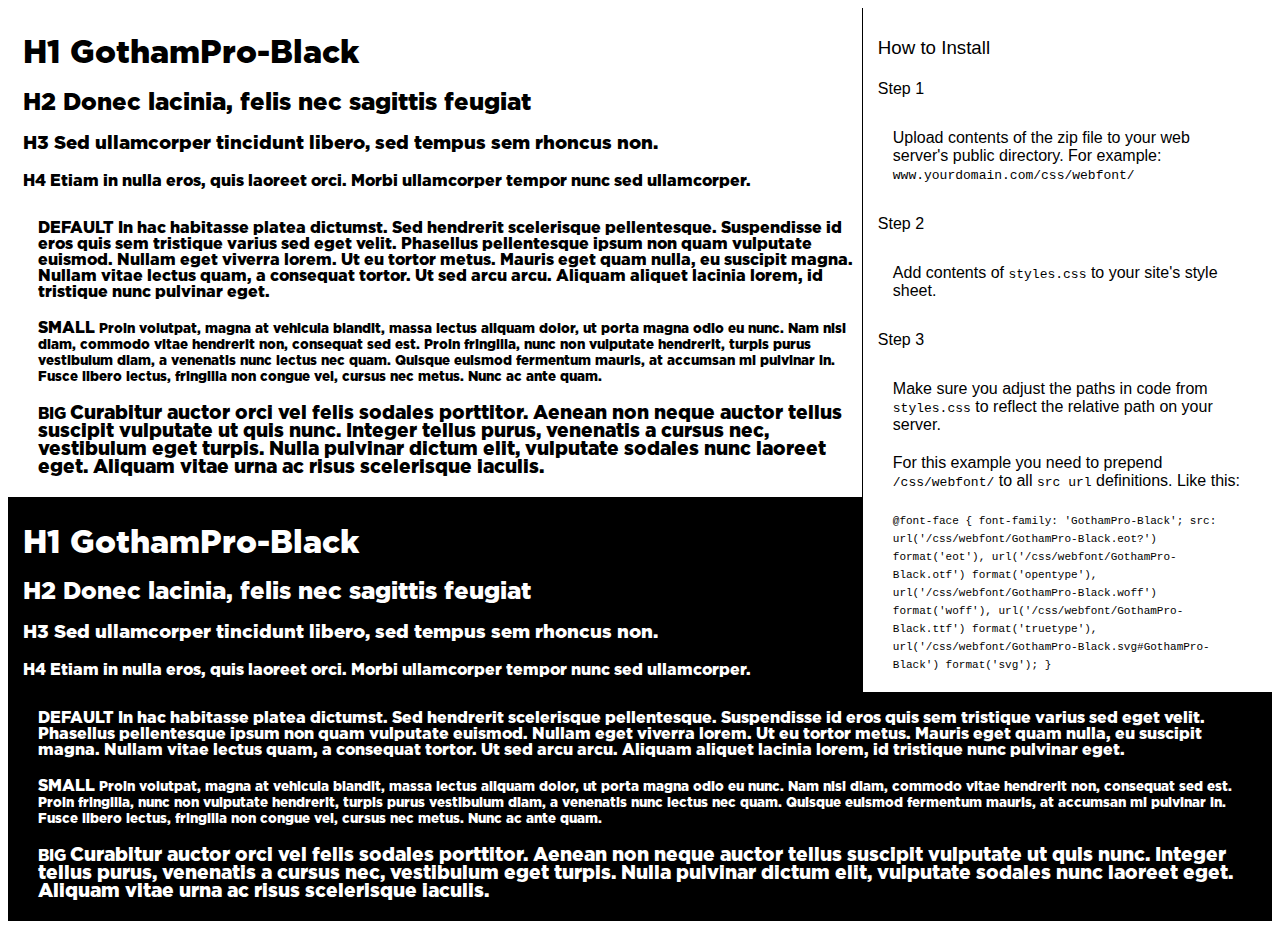
<file: makeup/fonts/gothampro/GothamPro-Black/preview.html>
<!DOCTYPE html>
<html>
<head>
<title>
GothamPro-Black
 - Web font preview
</title>
<style type='text/css'>

@font-face {
	font-family: 'GothamPro-Black';
	src: url('GothamPro-Black.eot?') format('eot'), 
	     url('GothamPro-Black.otf')  format('opentype'),
	     url('GothamPro-Black.woff') format('woff'), 
	     url('GothamPro-Black.ttf')  format('truetype'),
	     url('GothamPro-Black.svg#GothamPro-Black') format('svg');
}

body { font-family: 'GothamPro-Black' !important; }
h1, h2, h3, h4 { font-weight: normal; }
.reg { color:black; background:white; }
.inverse { color:white; background:black; }
div { padding: 10px 15px; }
.right { background:white; width:30%; float: right; font-family: sans-serif; border: 1px solid black; border-width: 0 0 1px 1px;}
</style>
</head>
<body>
<div class='right'>
<h3>How to Install</h3>
<h4>Step 1</h4>
<div>
Upload contents of the zip file to your web server's public directory. For example:
<code>www.yourdomain.com/css/webfont/</code>
</div>
<h4>Step 2</h4>
<div>
Add contents of
<code>styles.css</code>
to your site's style sheet.
</div>
<h4>Step 3</h4>
<div>
Make sure you adjust the paths in code from
<code>styles.css</code>
to reflect the relative path on your server.
</div>
<div>
For this example you need to prepend
<code>/css/webfont/</code>
to all
<code>src url</code>
definitions. Like this:
</div>
<div>
<code style='font-size:11px;'>@font-face {
	font-family: 'GothamPro-Black';
	src: url('/css/webfont/GothamPro-Black.eot?') format('eot'), 
	     url('/css/webfont/GothamPro-Black.otf')  format('opentype'),
	     url('/css/webfont/GothamPro-Black.woff') format('woff'), 
	     url('/css/webfont/GothamPro-Black.ttf')  format('truetype'),
	     url('/css/webfont/GothamPro-Black.svg#GothamPro-Black') format('svg');
}</code>
</div>
</div>
<div class='reg'>
<h1>
H1
GothamPro-Black
</h1>
<h2>
H2
Donec lacinia, felis nec sagittis feugiat
</h2>
<h3>
H3
Sed ullamcorper tincidunt libero, sed tempus sem rhoncus non.
</h3>
<h4>
H4
Etiam in nulla eros, quis laoreet orci. Morbi ullamcorper tempor nunc sed ullamcorper.
</h4>
<div>
DEFAULT
In hac habitasse platea dictumst. Sed hendrerit scelerisque pellentesque. Suspendisse id eros quis sem tristique varius sed eget velit. Phasellus pellentesque ipsum non quam vulputate euismod. Nullam eget viverra lorem. Ut eu tortor metus. Mauris eget quam nulla, eu suscipit magna. Nullam vitae lectus quam, a consequat tortor. Ut sed arcu arcu. Aliquam aliquet lacinia lorem, id tristique nunc pulvinar eget.
</div>
<div>
SMALL
<small>
Proin volutpat, magna at vehicula blandit, massa lectus aliquam dolor, ut porta magna odio eu nunc. Nam nisi diam, commodo vitae hendrerit non, consequat sed est. Proin fringilla, nunc non vulputate hendrerit, turpis purus vestibulum diam, a venenatis nunc lectus nec quam. Quisque euismod fermentum mauris, at accumsan mi pulvinar in. Fusce libero lectus, fringilla non congue vel, cursus nec metus. Nunc ac ante quam.
</small>
</div>
<div>
BIG
<big>
Curabitur auctor orci vel felis sodales porttitor. Aenean non neque auctor tellus suscipit vulputate ut quis nunc. Integer tellus purus, venenatis a cursus nec, vestibulum eget turpis. Nulla pulvinar dictum elit, vulputate sodales nunc laoreet eget. Aliquam vitae urna ac risus scelerisque iaculis.
</big>
</div>

</div>
<div class='inverse'>
<h1>
H1
GothamPro-Black
</h1>
<h2>
H2
Donec lacinia, felis nec sagittis feugiat
</h2>
<h3>
H3
Sed ullamcorper tincidunt libero, sed tempus sem rhoncus non.
</h3>
<h4>
H4
Etiam in nulla eros, quis laoreet orci. Morbi ullamcorper tempor nunc sed ullamcorper.
</h4>
<div>
DEFAULT
In hac habitasse platea dictumst. Sed hendrerit scelerisque pellentesque. Suspendisse id eros quis sem tristique varius sed eget velit. Phasellus pellentesque ipsum non quam vulputate euismod. Nullam eget viverra lorem. Ut eu tortor metus. Mauris eget quam nulla, eu suscipit magna. Nullam vitae lectus quam, a consequat tortor. Ut sed arcu arcu. Aliquam aliquet lacinia lorem, id tristique nunc pulvinar eget.
</div>
<div>
SMALL
<small>
Proin volutpat, magna at vehicula blandit, massa lectus aliquam dolor, ut porta magna odio eu nunc. Nam nisi diam, commodo vitae hendrerit non, consequat sed est. Proin fringilla, nunc non vulputate hendrerit, turpis purus vestibulum diam, a venenatis nunc lectus nec quam. Quisque euismod fermentum mauris, at accumsan mi pulvinar in. Fusce libero lectus, fringilla non congue vel, cursus nec metus. Nunc ac ante quam.
</small>
</div>
<div>
BIG
<big>
Curabitur auctor orci vel felis sodales porttitor. Aenean non neque auctor tellus suscipit vulputate ut quis nunc. Integer tellus purus, venenatis a cursus nec, vestibulum eget turpis. Nulla pulvinar dictum elit, vulputate sodales nunc laoreet eget. Aliquam vitae urna ac risus scelerisque iaculis.
</big>
</div>

</div>
</body>
</html>
</file>
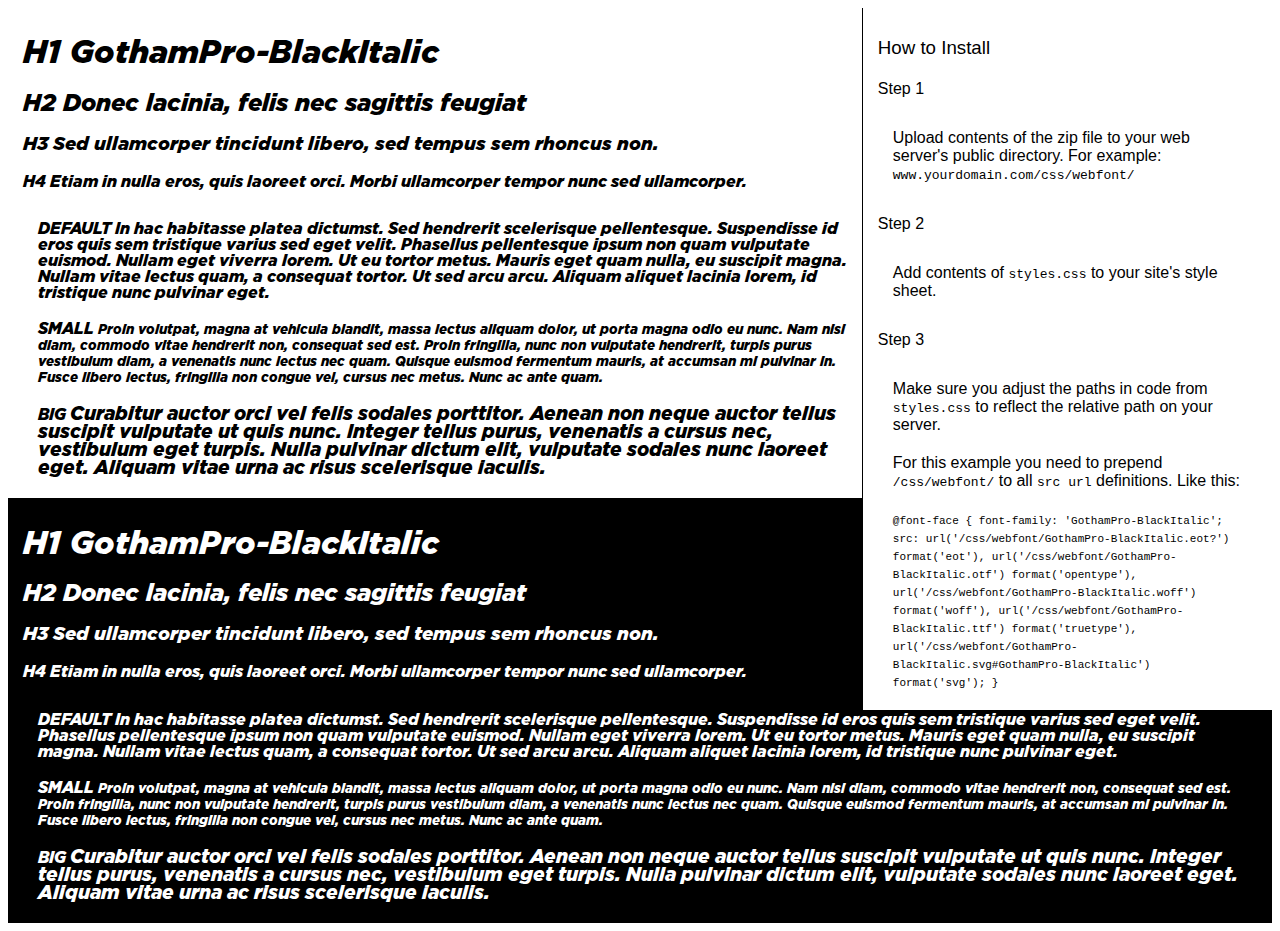
<file: makeup/fonts/gothampro/GothamPro-BlackItalic/preview.html>
<!DOCTYPE html>
<html>
<head>
<title>
GothamPro-BlackItalic
 - Web font preview
</title>
<style type='text/css'>

@font-face {
	font-family: 'GothamPro-BlackItalic';
	src: url('GothamPro-BlackItalic.eot?') format('eot'), 
	     url('GothamPro-BlackItalic.otf')  format('opentype'),
	     url('GothamPro-BlackItalic.woff') format('woff'), 
	     url('GothamPro-BlackItalic.ttf')  format('truetype'),
	     url('GothamPro-BlackItalic.svg#GothamPro-BlackItalic') format('svg');
}

body { font-family: 'GothamPro-BlackItalic' !important; }
h1, h2, h3, h4 { font-weight: normal; }
.reg { color:black; background:white; }
.inverse { color:white; background:black; }
div { padding: 10px 15px; }
.right { background:white; width:30%; float: right; font-family: sans-serif; border: 1px solid black; border-width: 0 0 1px 1px;}
</style>
</head>
<body>
<div class='right'>
<h3>How to Install</h3>
<h4>Step 1</h4>
<div>
Upload contents of the zip file to your web server's public directory. For example:
<code>www.yourdomain.com/css/webfont/</code>
</div>
<h4>Step 2</h4>
<div>
Add contents of
<code>styles.css</code>
to your site's style sheet.
</div>
<h4>Step 3</h4>
<div>
Make sure you adjust the paths in code from
<code>styles.css</code>
to reflect the relative path on your server.
</div>
<div>
For this example you need to prepend
<code>/css/webfont/</code>
to all
<code>src url</code>
definitions. Like this:
</div>
<div>
<code style='font-size:11px;'>@font-face {
	font-family: 'GothamPro-BlackItalic';
	src: url('/css/webfont/GothamPro-BlackItalic.eot?') format('eot'), 
	     url('/css/webfont/GothamPro-BlackItalic.otf')  format('opentype'),
	     url('/css/webfont/GothamPro-BlackItalic.woff') format('woff'), 
	     url('/css/webfont/GothamPro-BlackItalic.ttf')  format('truetype'),
	     url('/css/webfont/GothamPro-BlackItalic.svg#GothamPro-BlackItalic') format('svg');
}</code>
</div>
</div>
<div class='reg'>
<h1>
H1
GothamPro-BlackItalic
</h1>
<h2>
H2
Donec lacinia, felis nec sagittis feugiat
</h2>
<h3>
H3
Sed ullamcorper tincidunt libero, sed tempus sem rhoncus non.
</h3>
<h4>
H4
Etiam in nulla eros, quis laoreet orci. Morbi ullamcorper tempor nunc sed ullamcorper.
</h4>
<div>
DEFAULT
In hac habitasse platea dictumst. Sed hendrerit scelerisque pellentesque. Suspendisse id eros quis sem tristique varius sed eget velit. Phasellus pellentesque ipsum non quam vulputate euismod. Nullam eget viverra lorem. Ut eu tortor metus. Mauris eget quam nulla, eu suscipit magna. Nullam vitae lectus quam, a consequat tortor. Ut sed arcu arcu. Aliquam aliquet lacinia lorem, id tristique nunc pulvinar eget.
</div>
<div>
SMALL
<small>
Proin volutpat, magna at vehicula blandit, massa lectus aliquam dolor, ut porta magna odio eu nunc. Nam nisi diam, commodo vitae hendrerit non, consequat sed est. Proin fringilla, nunc non vulputate hendrerit, turpis purus vestibulum diam, a venenatis nunc lectus nec quam. Quisque euismod fermentum mauris, at accumsan mi pulvinar in. Fusce libero lectus, fringilla non congue vel, cursus nec metus. Nunc ac ante quam.
</small>
</div>
<div>
BIG
<big>
Curabitur auctor orci vel felis sodales porttitor. Aenean non neque auctor tellus suscipit vulputate ut quis nunc. Integer tellus purus, venenatis a cursus nec, vestibulum eget turpis. Nulla pulvinar dictum elit, vulputate sodales nunc laoreet eget. Aliquam vitae urna ac risus scelerisque iaculis.
</big>
</div>

</div>
<div class='inverse'>
<h1>
H1
GothamPro-BlackItalic
</h1>
<h2>
H2
Donec lacinia, felis nec sagittis feugiat
</h2>
<h3>
H3
Sed ullamcorper tincidunt libero, sed tempus sem rhoncus non.
</h3>
<h4>
H4
Etiam in nulla eros, quis laoreet orci. Morbi ullamcorper tempor nunc sed ullamcorper.
</h4>
<div>
DEFAULT
In hac habitasse platea dictumst. Sed hendrerit scelerisque pellentesque. Suspendisse id eros quis sem tristique varius sed eget velit. Phasellus pellentesque ipsum non quam vulputate euismod. Nullam eget viverra lorem. Ut eu tortor metus. Mauris eget quam nulla, eu suscipit magna. Nullam vitae lectus quam, a consequat tortor. Ut sed arcu arcu. Aliquam aliquet lacinia lorem, id tristique nunc pulvinar eget.
</div>
<div>
SMALL
<small>
Proin volutpat, magna at vehicula blandit, massa lectus aliquam dolor, ut porta magna odio eu nunc. Nam nisi diam, commodo vitae hendrerit non, consequat sed est. Proin fringilla, nunc non vulputate hendrerit, turpis purus vestibulum diam, a venenatis nunc lectus nec quam. Quisque euismod fermentum mauris, at accumsan mi pulvinar in. Fusce libero lectus, fringilla non congue vel, cursus nec metus. Nunc ac ante quam.
</small>
</div>
<div>
BIG
<big>
Curabitur auctor orci vel felis sodales porttitor. Aenean non neque auctor tellus suscipit vulputate ut quis nunc. Integer tellus purus, venenatis a cursus nec, vestibulum eget turpis. Nulla pulvinar dictum elit, vulputate sodales nunc laoreet eget. Aliquam vitae urna ac risus scelerisque iaculis.
</big>
</div>

</div>
</body>
</html>
</file>
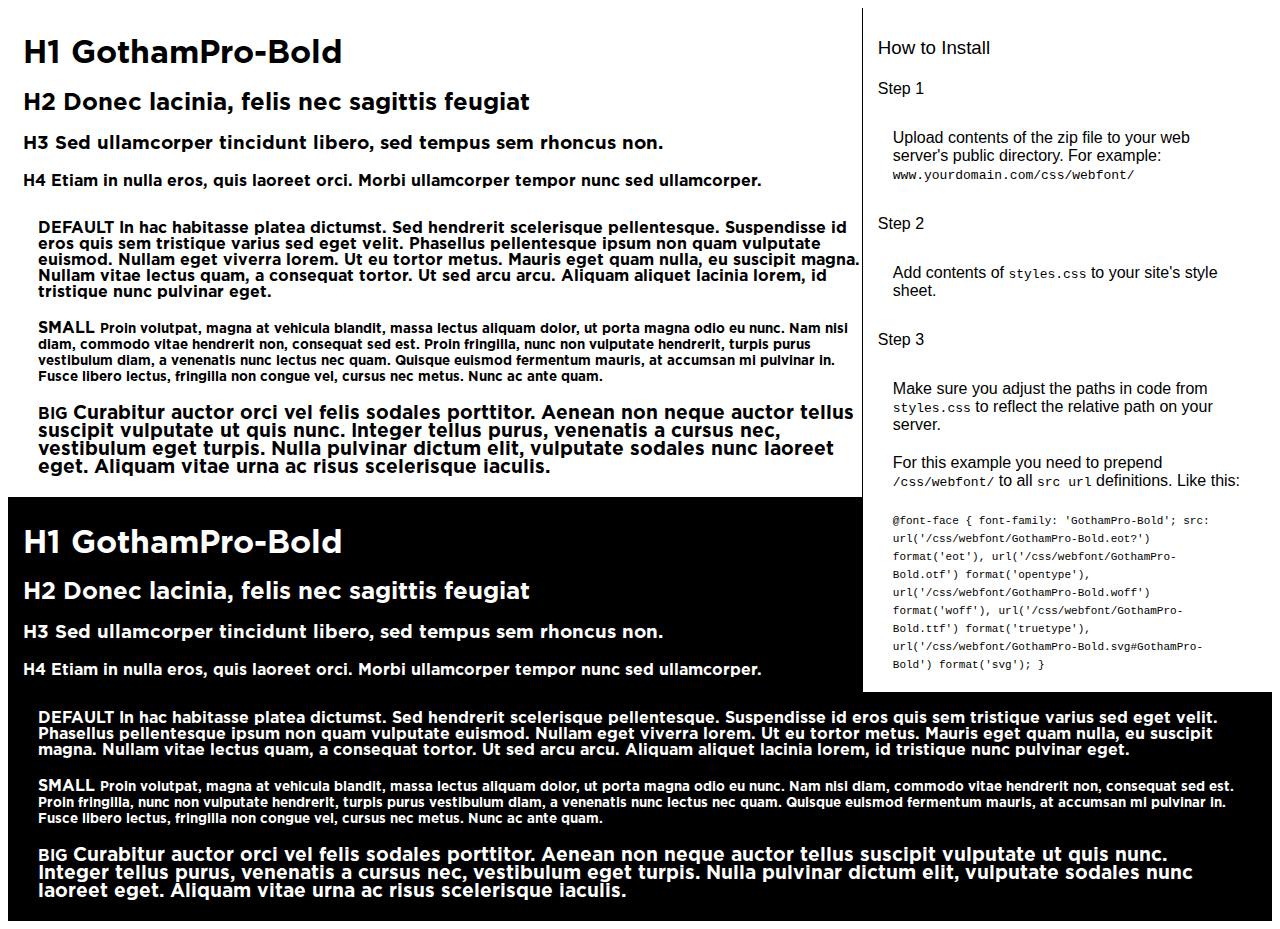
<file: makeup/fonts/gothampro/GothamPro-Bold/preview.html>
<!DOCTYPE html>
<html>
<head>
<title>
GothamPro-Bold
 - Web font preview
</title>
<style type='text/css'>

@font-face {
	font-family: 'GothamPro-Bold';
	src: url('GothamPro-Bold.eot?') format('eot'), 
	     url('GothamPro-Bold.otf')  format('opentype'),
	     url('GothamPro-Bold.woff') format('woff'), 
	     url('GothamPro-Bold.ttf')  format('truetype'),
	     url('GothamPro-Bold.svg#GothamPro-Bold') format('svg');
}

body { font-family: 'GothamPro-Bold' !important; }
h1, h2, h3, h4 { font-weight: normal; }
.reg { color:black; background:white; }
.inverse { color:white; background:black; }
div { padding: 10px 15px; }
.right { background:white; width:30%; float: right; font-family: sans-serif; border: 1px solid black; border-width: 0 0 1px 1px;}
</style>
</head>
<body>
<div class='right'>
<h3>How to Install</h3>
<h4>Step 1</h4>
<div>
Upload contents of the zip file to your web server's public directory. For example:
<code>www.yourdomain.com/css/webfont/</code>
</div>
<h4>Step 2</h4>
<div>
Add contents of
<code>styles.css</code>
to your site's style sheet.
</div>
<h4>Step 3</h4>
<div>
Make sure you adjust the paths in code from
<code>styles.css</code>
to reflect the relative path on your server.
</div>
<div>
For this example you need to prepend
<code>/css/webfont/</code>
to all
<code>src url</code>
definitions. Like this:
</div>
<div>
<code style='font-size:11px;'>@font-face {
	font-family: 'GothamPro-Bold';
	src: url('/css/webfont/GothamPro-Bold.eot?') format('eot'), 
	     url('/css/webfont/GothamPro-Bold.otf')  format('opentype'),
	     url('/css/webfont/GothamPro-Bold.woff') format('woff'), 
	     url('/css/webfont/GothamPro-Bold.ttf')  format('truetype'),
	     url('/css/webfont/GothamPro-Bold.svg#GothamPro-Bold') format('svg');
}</code>
</div>
</div>
<div class='reg'>
<h1>
H1
GothamPro-Bold
</h1>
<h2>
H2
Donec lacinia, felis nec sagittis feugiat
</h2>
<h3>
H3
Sed ullamcorper tincidunt libero, sed tempus sem rhoncus non.
</h3>
<h4>
H4
Etiam in nulla eros, quis laoreet orci. Morbi ullamcorper tempor nunc sed ullamcorper.
</h4>
<div>
DEFAULT
In hac habitasse platea dictumst. Sed hendrerit scelerisque pellentesque. Suspendisse id eros quis sem tristique varius sed eget velit. Phasellus pellentesque ipsum non quam vulputate euismod. Nullam eget viverra lorem. Ut eu tortor metus. Mauris eget quam nulla, eu suscipit magna. Nullam vitae lectus quam, a consequat tortor. Ut sed arcu arcu. Aliquam aliquet lacinia lorem, id tristique nunc pulvinar eget.
</div>
<div>
SMALL
<small>
Proin volutpat, magna at vehicula blandit, massa lectus aliquam dolor, ut porta magna odio eu nunc. Nam nisi diam, commodo vitae hendrerit non, consequat sed est. Proin fringilla, nunc non vulputate hendrerit, turpis purus vestibulum diam, a venenatis nunc lectus nec quam. Quisque euismod fermentum mauris, at accumsan mi pulvinar in. Fusce libero lectus, fringilla non congue vel, cursus nec metus. Nunc ac ante quam.
</small>
</div>
<div>
BIG
<big>
Curabitur auctor orci vel felis sodales porttitor. Aenean non neque auctor tellus suscipit vulputate ut quis nunc. Integer tellus purus, venenatis a cursus nec, vestibulum eget turpis. Nulla pulvinar dictum elit, vulputate sodales nunc laoreet eget. Aliquam vitae urna ac risus scelerisque iaculis.
</big>
</div>

</div>
<div class='inverse'>
<h1>
H1
GothamPro-Bold
</h1>
<h2>
H2
Donec lacinia, felis nec sagittis feugiat
</h2>
<h3>
H3
Sed ullamcorper tincidunt libero, sed tempus sem rhoncus non.
</h3>
<h4>
H4
Etiam in nulla eros, quis laoreet orci. Morbi ullamcorper tempor nunc sed ullamcorper.
</h4>
<div>
DEFAULT
In hac habitasse platea dictumst. Sed hendrerit scelerisque pellentesque. Suspendisse id eros quis sem tristique varius sed eget velit. Phasellus pellentesque ipsum non quam vulputate euismod. Nullam eget viverra lorem. Ut eu tortor metus. Mauris eget quam nulla, eu suscipit magna. Nullam vitae lectus quam, a consequat tortor. Ut sed arcu arcu. Aliquam aliquet lacinia lorem, id tristique nunc pulvinar eget.
</div>
<div>
SMALL
<small>
Proin volutpat, magna at vehicula blandit, massa lectus aliquam dolor, ut porta magna odio eu nunc. Nam nisi diam, commodo vitae hendrerit non, consequat sed est. Proin fringilla, nunc non vulputate hendrerit, turpis purus vestibulum diam, a venenatis nunc lectus nec quam. Quisque euismod fermentum mauris, at accumsan mi pulvinar in. Fusce libero lectus, fringilla non congue vel, cursus nec metus. Nunc ac ante quam.
</small>
</div>
<div>
BIG
<big>
Curabitur auctor orci vel felis sodales porttitor. Aenean non neque auctor tellus suscipit vulputate ut quis nunc. Integer tellus purus, venenatis a cursus nec, vestibulum eget turpis. Nulla pulvinar dictum elit, vulputate sodales nunc laoreet eget. Aliquam vitae urna ac risus scelerisque iaculis.
</big>
</div>

</div>
</body>
</html>
</file>
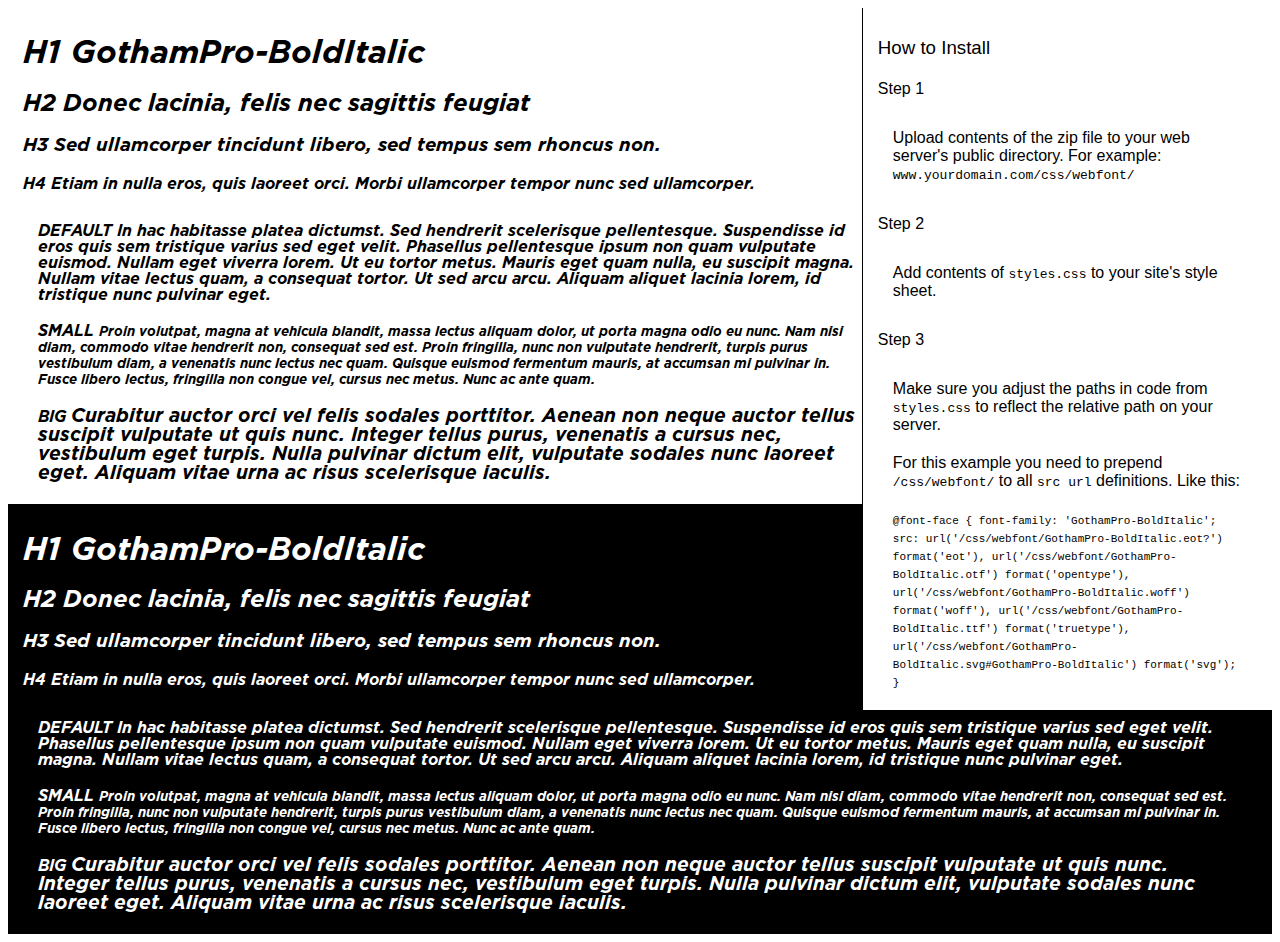
<file: makeup/fonts/gothampro/GothamPro-BoldItalic/preview.html>
<!DOCTYPE html>
<html>
<head>
<title>
GothamPro-BoldItalic
 - Web font preview
</title>
<style type='text/css'>

@font-face {
	font-family: 'GothamPro-BoldItalic';
	src: url('GothamPro-BoldItalic.eot?') format('eot'), 
	     url('GothamPro-BoldItalic.otf')  format('opentype'),
	     url('GothamPro-BoldItalic.woff') format('woff'), 
	     url('GothamPro-BoldItalic.ttf')  format('truetype'),
	     url('GothamPro-BoldItalic.svg#GothamPro-BoldItalic') format('svg');
}

body { font-family: 'GothamPro-BoldItalic' !important; }
h1, h2, h3, h4 { font-weight: normal; }
.reg { color:black; background:white; }
.inverse { color:white; background:black; }
div { padding: 10px 15px; }
.right { background:white; width:30%; float: right; font-family: sans-serif; border: 1px solid black; border-width: 0 0 1px 1px;}
</style>
</head>
<body>
<div class='right'>
<h3>How to Install</h3>
<h4>Step 1</h4>
<div>
Upload contents of the zip file to your web server's public directory. For example:
<code>www.yourdomain.com/css/webfont/</code>
</div>
<h4>Step 2</h4>
<div>
Add contents of
<code>styles.css</code>
to your site's style sheet.
</div>
<h4>Step 3</h4>
<div>
Make sure you adjust the paths in code from
<code>styles.css</code>
to reflect the relative path on your server.
</div>
<div>
For this example you need to prepend
<code>/css/webfont/</code>
to all
<code>src url</code>
definitions. Like this:
</div>
<div>
<code style='font-size:11px;'>@font-face {
	font-family: 'GothamPro-BoldItalic';
	src: url('/css/webfont/GothamPro-BoldItalic.eot?') format('eot'), 
	     url('/css/webfont/GothamPro-BoldItalic.otf')  format('opentype'),
	     url('/css/webfont/GothamPro-BoldItalic.woff') format('woff'), 
	     url('/css/webfont/GothamPro-BoldItalic.ttf')  format('truetype'),
	     url('/css/webfont/GothamPro-BoldItalic.svg#GothamPro-BoldItalic') format('svg');
}</code>
</div>
</div>
<div class='reg'>
<h1>
H1
GothamPro-BoldItalic
</h1>
<h2>
H2
Donec lacinia, felis nec sagittis feugiat
</h2>
<h3>
H3
Sed ullamcorper tincidunt libero, sed tempus sem rhoncus non.
</h3>
<h4>
H4
Etiam in nulla eros, quis laoreet orci. Morbi ullamcorper tempor nunc sed ullamcorper.
</h4>
<div>
DEFAULT
In hac habitasse platea dictumst. Sed hendrerit scelerisque pellentesque. Suspendisse id eros quis sem tristique varius sed eget velit. Phasellus pellentesque ipsum non quam vulputate euismod. Nullam eget viverra lorem. Ut eu tortor metus. Mauris eget quam nulla, eu suscipit magna. Nullam vitae lectus quam, a consequat tortor. Ut sed arcu arcu. Aliquam aliquet lacinia lorem, id tristique nunc pulvinar eget.
</div>
<div>
SMALL
<small>
Proin volutpat, magna at vehicula blandit, massa lectus aliquam dolor, ut porta magna odio eu nunc. Nam nisi diam, commodo vitae hendrerit non, consequat sed est. Proin fringilla, nunc non vulputate hendrerit, turpis purus vestibulum diam, a venenatis nunc lectus nec quam. Quisque euismod fermentum mauris, at accumsan mi pulvinar in. Fusce libero lectus, fringilla non congue vel, cursus nec metus. Nunc ac ante quam.
</small>
</div>
<div>
BIG
<big>
Curabitur auctor orci vel felis sodales porttitor. Aenean non neque auctor tellus suscipit vulputate ut quis nunc. Integer tellus purus, venenatis a cursus nec, vestibulum eget turpis. Nulla pulvinar dictum elit, vulputate sodales nunc laoreet eget. Aliquam vitae urna ac risus scelerisque iaculis.
</big>
</div>

</div>
<div class='inverse'>
<h1>
H1
GothamPro-BoldItalic
</h1>
<h2>
H2
Donec lacinia, felis nec sagittis feugiat
</h2>
<h3>
H3
Sed ullamcorper tincidunt libero, sed tempus sem rhoncus non.
</h3>
<h4>
H4
Etiam in nulla eros, quis laoreet orci. Morbi ullamcorper tempor nunc sed ullamcorper.
</h4>
<div>
DEFAULT
In hac habitasse platea dictumst. Sed hendrerit scelerisque pellentesque. Suspendisse id eros quis sem tristique varius sed eget velit. Phasellus pellentesque ipsum non quam vulputate euismod. Nullam eget viverra lorem. Ut eu tortor metus. Mauris eget quam nulla, eu suscipit magna. Nullam vitae lectus quam, a consequat tortor. Ut sed arcu arcu. Aliquam aliquet lacinia lorem, id tristique nunc pulvinar eget.
</div>
<div>
SMALL
<small>
Proin volutpat, magna at vehicula blandit, massa lectus aliquam dolor, ut porta magna odio eu nunc. Nam nisi diam, commodo vitae hendrerit non, consequat sed est. Proin fringilla, nunc non vulputate hendrerit, turpis purus vestibulum diam, a venenatis nunc lectus nec quam. Quisque euismod fermentum mauris, at accumsan mi pulvinar in. Fusce libero lectus, fringilla non congue vel, cursus nec metus. Nunc ac ante quam.
</small>
</div>
<div>
BIG
<big>
Curabitur auctor orci vel felis sodales porttitor. Aenean non neque auctor tellus suscipit vulputate ut quis nunc. Integer tellus purus, venenatis a cursus nec, vestibulum eget turpis. Nulla pulvinar dictum elit, vulputate sodales nunc laoreet eget. Aliquam vitae urna ac risus scelerisque iaculis.
</big>
</div>

</div>
</body>
</html>
</file>
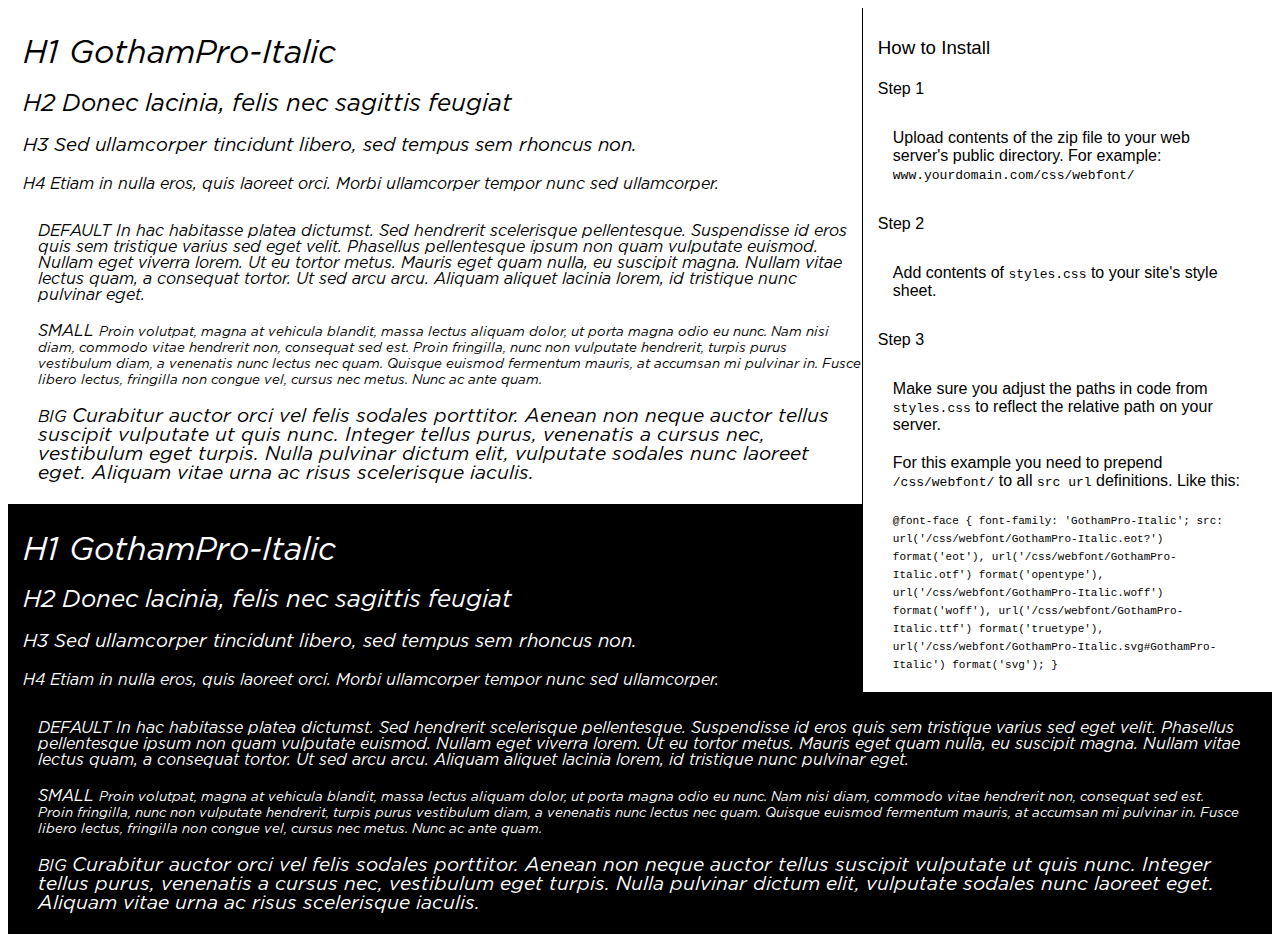
<file: makeup/fonts/gothampro/GothamPro-Italic/preview.html>
<!DOCTYPE html>
<html>
<head>
<title>
GothamPro-Italic
 - Web font preview
</title>
<style type='text/css'>

@font-face {
	font-family: 'GothamPro-Italic';
	src: url('GothamPro-Italic.eot?') format('eot'), 
	     url('GothamPro-Italic.otf')  format('opentype'),
	     url('GothamPro-Italic.woff') format('woff'), 
	     url('GothamPro-Italic.ttf')  format('truetype'),
	     url('GothamPro-Italic.svg#GothamPro-Italic') format('svg');
}

body { font-family: 'GothamPro-Italic' !important; }
h1, h2, h3, h4 { font-weight: normal; }
.reg { color:black; background:white; }
.inverse { color:white; background:black; }
div { padding: 10px 15px; }
.right { background:white; width:30%; float: right; font-family: sans-serif; border: 1px solid black; border-width: 0 0 1px 1px;}
</style>
</head>
<body>
<div class='right'>
<h3>How to Install</h3>
<h4>Step 1</h4>
<div>
Upload contents of the zip file to your web server's public directory. For example:
<code>www.yourdomain.com/css/webfont/</code>
</div>
<h4>Step 2</h4>
<div>
Add contents of
<code>styles.css</code>
to your site's style sheet.
</div>
<h4>Step 3</h4>
<div>
Make sure you adjust the paths in code from
<code>styles.css</code>
to reflect the relative path on your server.
</div>
<div>
For this example you need to prepend
<code>/css/webfont/</code>
to all
<code>src url</code>
definitions. Like this:
</div>
<div>
<code style='font-size:11px;'>@font-face {
	font-family: 'GothamPro-Italic';
	src: url('/css/webfont/GothamPro-Italic.eot?') format('eot'), 
	     url('/css/webfont/GothamPro-Italic.otf')  format('opentype'),
	     url('/css/webfont/GothamPro-Italic.woff') format('woff'), 
	     url('/css/webfont/GothamPro-Italic.ttf')  format('truetype'),
	     url('/css/webfont/GothamPro-Italic.svg#GothamPro-Italic') format('svg');
}</code>
</div>
</div>
<div class='reg'>
<h1>
H1
GothamPro-Italic
</h1>
<h2>
H2
Donec lacinia, felis nec sagittis feugiat
</h2>
<h3>
H3
Sed ullamcorper tincidunt libero, sed tempus sem rhoncus non.
</h3>
<h4>
H4
Etiam in nulla eros, quis laoreet orci. Morbi ullamcorper tempor nunc sed ullamcorper.
</h4>
<div>
DEFAULT
In hac habitasse platea dictumst. Sed hendrerit scelerisque pellentesque. Suspendisse id eros quis sem tristique varius sed eget velit. Phasellus pellentesque ipsum non quam vulputate euismod. Nullam eget viverra lorem. Ut eu tortor metus. Mauris eget quam nulla, eu suscipit magna. Nullam vitae lectus quam, a consequat tortor. Ut sed arcu arcu. Aliquam aliquet lacinia lorem, id tristique nunc pulvinar eget.
</div>
<div>
SMALL
<small>
Proin volutpat, magna at vehicula blandit, massa lectus aliquam dolor, ut porta magna odio eu nunc. Nam nisi diam, commodo vitae hendrerit non, consequat sed est. Proin fringilla, nunc non vulputate hendrerit, turpis purus vestibulum diam, a venenatis nunc lectus nec quam. Quisque euismod fermentum mauris, at accumsan mi pulvinar in. Fusce libero lectus, fringilla non congue vel, cursus nec metus. Nunc ac ante quam.
</small>
</div>
<div>
BIG
<big>
Curabitur auctor orci vel felis sodales porttitor. Aenean non neque auctor tellus suscipit vulputate ut quis nunc. Integer tellus purus, venenatis a cursus nec, vestibulum eget turpis. Nulla pulvinar dictum elit, vulputate sodales nunc laoreet eget. Aliquam vitae urna ac risus scelerisque iaculis.
</big>
</div>

</div>
<div class='inverse'>
<h1>
H1
GothamPro-Italic
</h1>
<h2>
H2
Donec lacinia, felis nec sagittis feugiat
</h2>
<h3>
H3
Sed ullamcorper tincidunt libero, sed tempus sem rhoncus non.
</h3>
<h4>
H4
Etiam in nulla eros, quis laoreet orci. Morbi ullamcorper tempor nunc sed ullamcorper.
</h4>
<div>
DEFAULT
In hac habitasse platea dictumst. Sed hendrerit scelerisque pellentesque. Suspendisse id eros quis sem tristique varius sed eget velit. Phasellus pellentesque ipsum non quam vulputate euismod. Nullam eget viverra lorem. Ut eu tortor metus. Mauris eget quam nulla, eu suscipit magna. Nullam vitae lectus quam, a consequat tortor. Ut sed arcu arcu. Aliquam aliquet lacinia lorem, id tristique nunc pulvinar eget.
</div>
<div>
SMALL
<small>
Proin volutpat, magna at vehicula blandit, massa lectus aliquam dolor, ut porta magna odio eu nunc. Nam nisi diam, commodo vitae hendrerit non, consequat sed est. Proin fringilla, nunc non vulputate hendrerit, turpis purus vestibulum diam, a venenatis nunc lectus nec quam. Quisque euismod fermentum mauris, at accumsan mi pulvinar in. Fusce libero lectus, fringilla non congue vel, cursus nec metus. Nunc ac ante quam.
</small>
</div>
<div>
BIG
<big>
Curabitur auctor orci vel felis sodales porttitor. Aenean non neque auctor tellus suscipit vulputate ut quis nunc. Integer tellus purus, venenatis a cursus nec, vestibulum eget turpis. Nulla pulvinar dictum elit, vulputate sodales nunc laoreet eget. Aliquam vitae urna ac risus scelerisque iaculis.
</big>
</div>

</div>
</body>
</html>
</file>
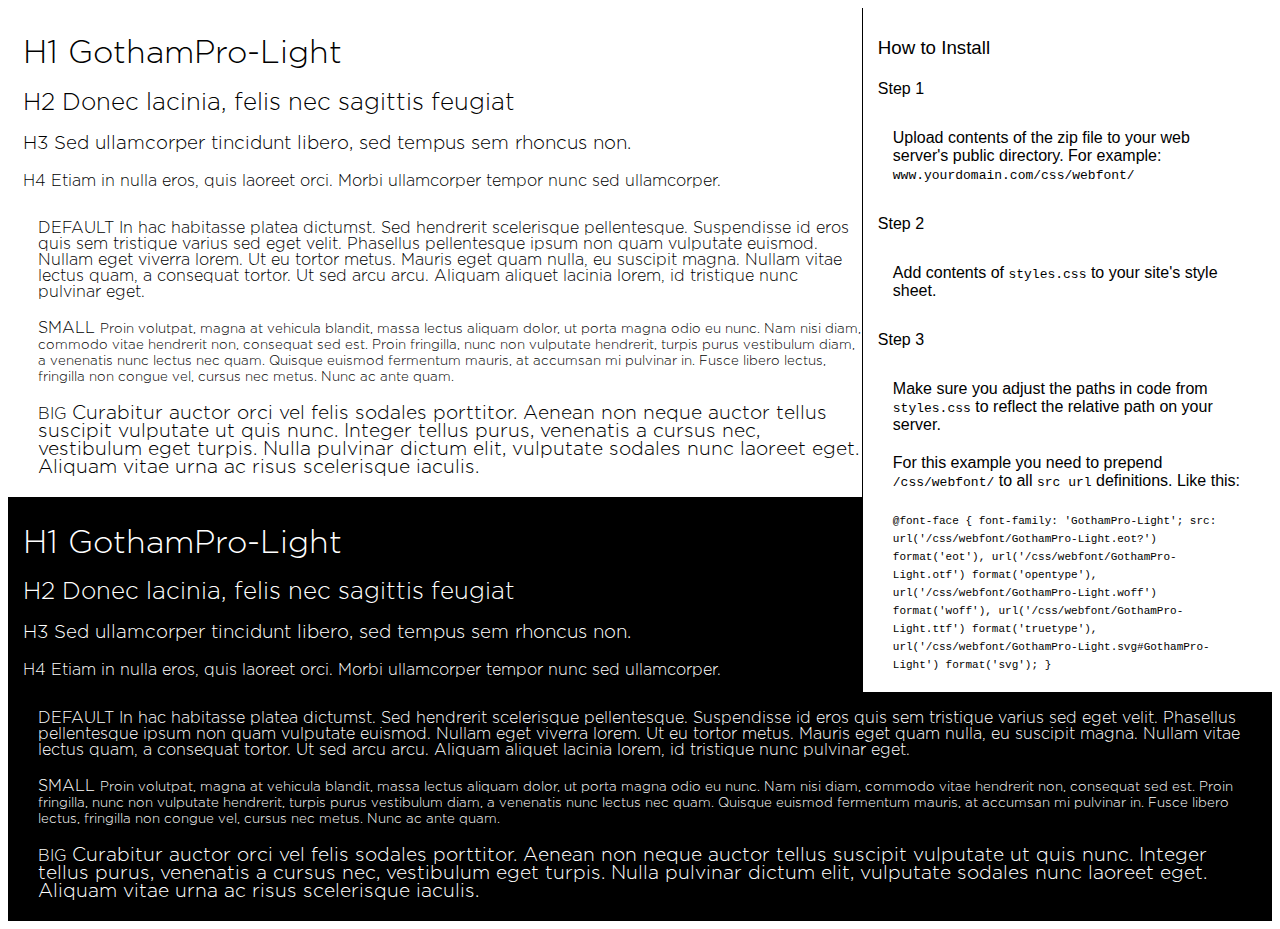
<file: makeup/fonts/gothampro/GothamPro-Light/preview.html>
<!DOCTYPE html>
<html>
<head>
<title>
GothamPro-Light
 - Web font preview
</title>
<style type='text/css'>

@font-face {
	font-family: 'GothamPro-Light';
	src: url('GothamPro-Light.eot?') format('eot'), 
	     url('GothamPro-Light.otf')  format('opentype'),
	     url('GothamPro-Light.woff') format('woff'), 
	     url('GothamPro-Light.ttf')  format('truetype'),
	     url('GothamPro-Light.svg#GothamPro-Light') format('svg');
}

body { font-family: 'GothamPro-Light' !important; }
h1, h2, h3, h4 { font-weight: normal; }
.reg { color:black; background:white; }
.inverse { color:white; background:black; }
div { padding: 10px 15px; }
.right { background:white; width:30%; float: right; font-family: sans-serif; border: 1px solid black; border-width: 0 0 1px 1px;}
</style>
</head>
<body>
<div class='right'>
<h3>How to Install</h3>
<h4>Step 1</h4>
<div>
Upload contents of the zip file to your web server's public directory. For example:
<code>www.yourdomain.com/css/webfont/</code>
</div>
<h4>Step 2</h4>
<div>
Add contents of
<code>styles.css</code>
to your site's style sheet.
</div>
<h4>Step 3</h4>
<div>
Make sure you adjust the paths in code from
<code>styles.css</code>
to reflect the relative path on your server.
</div>
<div>
For this example you need to prepend
<code>/css/webfont/</code>
to all
<code>src url</code>
definitions. Like this:
</div>
<div>
<code style='font-size:11px;'>@font-face {
	font-family: 'GothamPro-Light';
	src: url('/css/webfont/GothamPro-Light.eot?') format('eot'), 
	     url('/css/webfont/GothamPro-Light.otf')  format('opentype'),
	     url('/css/webfont/GothamPro-Light.woff') format('woff'), 
	     url('/css/webfont/GothamPro-Light.ttf')  format('truetype'),
	     url('/css/webfont/GothamPro-Light.svg#GothamPro-Light') format('svg');
}</code>
</div>
</div>
<div class='reg'>
<h1>
H1
GothamPro-Light
</h1>
<h2>
H2
Donec lacinia, felis nec sagittis feugiat
</h2>
<h3>
H3
Sed ullamcorper tincidunt libero, sed tempus sem rhoncus non.
</h3>
<h4>
H4
Etiam in nulla eros, quis laoreet orci. Morbi ullamcorper tempor nunc sed ullamcorper.
</h4>
<div>
DEFAULT
In hac habitasse platea dictumst. Sed hendrerit scelerisque pellentesque. Suspendisse id eros quis sem tristique varius sed eget velit. Phasellus pellentesque ipsum non quam vulputate euismod. Nullam eget viverra lorem. Ut eu tortor metus. Mauris eget quam nulla, eu suscipit magna. Nullam vitae lectus quam, a consequat tortor. Ut sed arcu arcu. Aliquam aliquet lacinia lorem, id tristique nunc pulvinar eget.
</div>
<div>
SMALL
<small>
Proin volutpat, magna at vehicula blandit, massa lectus aliquam dolor, ut porta magna odio eu nunc. Nam nisi diam, commodo vitae hendrerit non, consequat sed est. Proin fringilla, nunc non vulputate hendrerit, turpis purus vestibulum diam, a venenatis nunc lectus nec quam. Quisque euismod fermentum mauris, at accumsan mi pulvinar in. Fusce libero lectus, fringilla non congue vel, cursus nec metus. Nunc ac ante quam.
</small>
</div>
<div>
BIG
<big>
Curabitur auctor orci vel felis sodales porttitor. Aenean non neque auctor tellus suscipit vulputate ut quis nunc. Integer tellus purus, venenatis a cursus nec, vestibulum eget turpis. Nulla pulvinar dictum elit, vulputate sodales nunc laoreet eget. Aliquam vitae urna ac risus scelerisque iaculis.
</big>
</div>

</div>
<div class='inverse'>
<h1>
H1
GothamPro-Light
</h1>
<h2>
H2
Donec lacinia, felis nec sagittis feugiat
</h2>
<h3>
H3
Sed ullamcorper tincidunt libero, sed tempus sem rhoncus non.
</h3>
<h4>
H4
Etiam in nulla eros, quis laoreet orci. Morbi ullamcorper tempor nunc sed ullamcorper.
</h4>
<div>
DEFAULT
In hac habitasse platea dictumst. Sed hendrerit scelerisque pellentesque. Suspendisse id eros quis sem tristique varius sed eget velit. Phasellus pellentesque ipsum non quam vulputate euismod. Nullam eget viverra lorem. Ut eu tortor metus. Mauris eget quam nulla, eu suscipit magna. Nullam vitae lectus quam, a consequat tortor. Ut sed arcu arcu. Aliquam aliquet lacinia lorem, id tristique nunc pulvinar eget.
</div>
<div>
SMALL
<small>
Proin volutpat, magna at vehicula blandit, massa lectus aliquam dolor, ut porta magna odio eu nunc. Nam nisi diam, commodo vitae hendrerit non, consequat sed est. Proin fringilla, nunc non vulputate hendrerit, turpis purus vestibulum diam, a venenatis nunc lectus nec quam. Quisque euismod fermentum mauris, at accumsan mi pulvinar in. Fusce libero lectus, fringilla non congue vel, cursus nec metus. Nunc ac ante quam.
</small>
</div>
<div>
BIG
<big>
Curabitur auctor orci vel felis sodales porttitor. Aenean non neque auctor tellus suscipit vulputate ut quis nunc. Integer tellus purus, venenatis a cursus nec, vestibulum eget turpis. Nulla pulvinar dictum elit, vulputate sodales nunc laoreet eget. Aliquam vitae urna ac risus scelerisque iaculis.
</big>
</div>

</div>
</body>
</html>
</file>
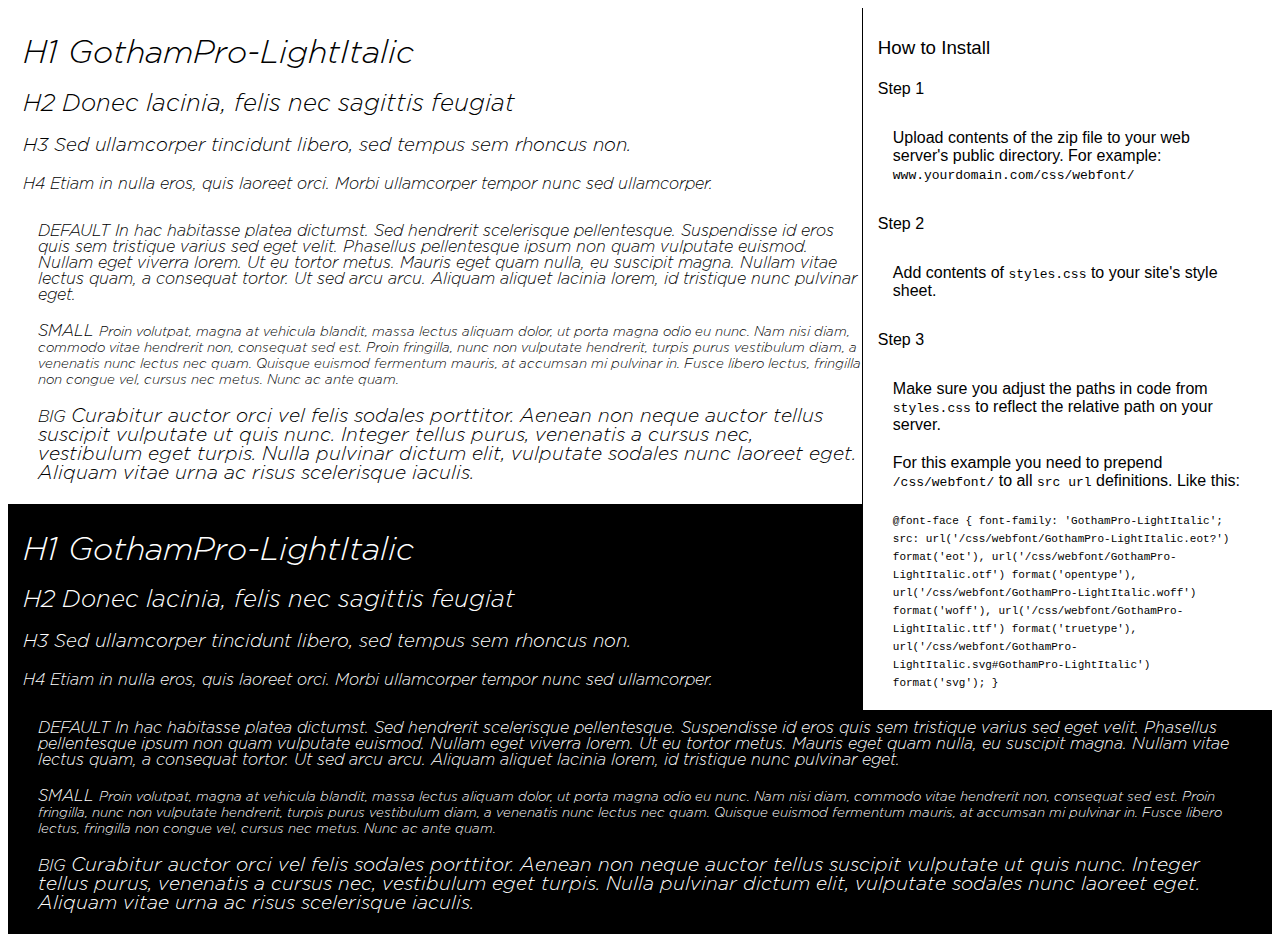
<file: makeup/fonts/gothampro/GothamPro-LightItalic/preview.html>
<!DOCTYPE html>
<html>
<head>
<title>
GothamPro-LightItalic
 - Web font preview
</title>
<style type='text/css'>

@font-face {
	font-family: 'GothamPro-LightItalic';
	src: url('GothamPro-LightItalic.eot?') format('eot'), 
	     url('GothamPro-LightItalic.otf')  format('opentype'),
	     url('GothamPro-LightItalic.woff') format('woff'), 
	     url('GothamPro-LightItalic.ttf')  format('truetype'),
	     url('GothamPro-LightItalic.svg#GothamPro-LightItalic') format('svg');
}

body { font-family: 'GothamPro-LightItalic' !important; }
h1, h2, h3, h4 { font-weight: normal; }
.reg { color:black; background:white; }
.inverse { color:white; background:black; }
div { padding: 10px 15px; }
.right { background:white; width:30%; float: right; font-family: sans-serif; border: 1px solid black; border-width: 0 0 1px 1px;}
</style>
</head>
<body>
<div class='right'>
<h3>How to Install</h3>
<h4>Step 1</h4>
<div>
Upload contents of the zip file to your web server's public directory. For example:
<code>www.yourdomain.com/css/webfont/</code>
</div>
<h4>Step 2</h4>
<div>
Add contents of
<code>styles.css</code>
to your site's style sheet.
</div>
<h4>Step 3</h4>
<div>
Make sure you adjust the paths in code from
<code>styles.css</code>
to reflect the relative path on your server.
</div>
<div>
For this example you need to prepend
<code>/css/webfont/</code>
to all
<code>src url</code>
definitions. Like this:
</div>
<div>
<code style='font-size:11px;'>@font-face {
	font-family: 'GothamPro-LightItalic';
	src: url('/css/webfont/GothamPro-LightItalic.eot?') format('eot'), 
	     url('/css/webfont/GothamPro-LightItalic.otf')  format('opentype'),
	     url('/css/webfont/GothamPro-LightItalic.woff') format('woff'), 
	     url('/css/webfont/GothamPro-LightItalic.ttf')  format('truetype'),
	     url('/css/webfont/GothamPro-LightItalic.svg#GothamPro-LightItalic') format('svg');
}</code>
</div>
</div>
<div class='reg'>
<h1>
H1
GothamPro-LightItalic
</h1>
<h2>
H2
Donec lacinia, felis nec sagittis feugiat
</h2>
<h3>
H3
Sed ullamcorper tincidunt libero, sed tempus sem rhoncus non.
</h3>
<h4>
H4
Etiam in nulla eros, quis laoreet orci. Morbi ullamcorper tempor nunc sed ullamcorper.
</h4>
<div>
DEFAULT
In hac habitasse platea dictumst. Sed hendrerit scelerisque pellentesque. Suspendisse id eros quis sem tristique varius sed eget velit. Phasellus pellentesque ipsum non quam vulputate euismod. Nullam eget viverra lorem. Ut eu tortor metus. Mauris eget quam nulla, eu suscipit magna. Nullam vitae lectus quam, a consequat tortor. Ut sed arcu arcu. Aliquam aliquet lacinia lorem, id tristique nunc pulvinar eget.
</div>
<div>
SMALL
<small>
Proin volutpat, magna at vehicula blandit, massa lectus aliquam dolor, ut porta magna odio eu nunc. Nam nisi diam, commodo vitae hendrerit non, consequat sed est. Proin fringilla, nunc non vulputate hendrerit, turpis purus vestibulum diam, a venenatis nunc lectus nec quam. Quisque euismod fermentum mauris, at accumsan mi pulvinar in. Fusce libero lectus, fringilla non congue vel, cursus nec metus. Nunc ac ante quam.
</small>
</div>
<div>
BIG
<big>
Curabitur auctor orci vel felis sodales porttitor. Aenean non neque auctor tellus suscipit vulputate ut quis nunc. Integer tellus purus, venenatis a cursus nec, vestibulum eget turpis. Nulla pulvinar dictum elit, vulputate sodales nunc laoreet eget. Aliquam vitae urna ac risus scelerisque iaculis.
</big>
</div>

</div>
<div class='inverse'>
<h1>
H1
GothamPro-LightItalic
</h1>
<h2>
H2
Donec lacinia, felis nec sagittis feugiat
</h2>
<h3>
H3
Sed ullamcorper tincidunt libero, sed tempus sem rhoncus non.
</h3>
<h4>
H4
Etiam in nulla eros, quis laoreet orci. Morbi ullamcorper tempor nunc sed ullamcorper.
</h4>
<div>
DEFAULT
In hac habitasse platea dictumst. Sed hendrerit scelerisque pellentesque. Suspendisse id eros quis sem tristique varius sed eget velit. Phasellus pellentesque ipsum non quam vulputate euismod. Nullam eget viverra lorem. Ut eu tortor metus. Mauris eget quam nulla, eu suscipit magna. Nullam vitae lectus quam, a consequat tortor. Ut sed arcu arcu. Aliquam aliquet lacinia lorem, id tristique nunc pulvinar eget.
</div>
<div>
SMALL
<small>
Proin volutpat, magna at vehicula blandit, massa lectus aliquam dolor, ut porta magna odio eu nunc. Nam nisi diam, commodo vitae hendrerit non, consequat sed est. Proin fringilla, nunc non vulputate hendrerit, turpis purus vestibulum diam, a venenatis nunc lectus nec quam. Quisque euismod fermentum mauris, at accumsan mi pulvinar in. Fusce libero lectus, fringilla non congue vel, cursus nec metus. Nunc ac ante quam.
</small>
</div>
<div>
BIG
<big>
Curabitur auctor orci vel felis sodales porttitor. Aenean non neque auctor tellus suscipit vulputate ut quis nunc. Integer tellus purus, venenatis a cursus nec, vestibulum eget turpis. Nulla pulvinar dictum elit, vulputate sodales nunc laoreet eget. Aliquam vitae urna ac risus scelerisque iaculis.
</big>
</div>

</div>
</body>
</html>
</file>
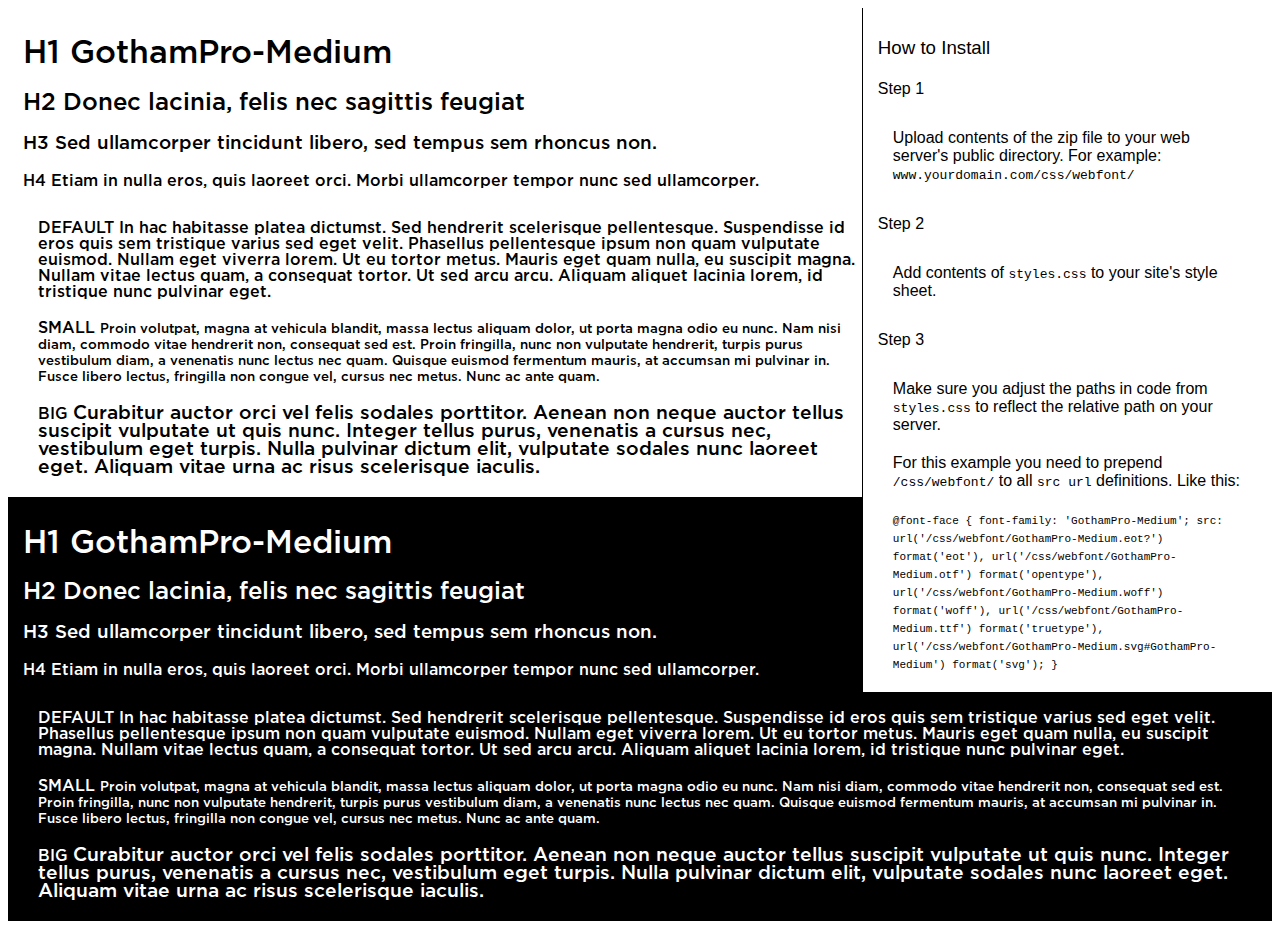
<file: makeup/fonts/gothampro/GothamPro-Medium/preview.html>
<!DOCTYPE html>
<html>
<head>
<title>
GothamPro-Medium
 - Web font preview
</title>
<style type='text/css'>

@font-face {
	font-family: 'GothamPro-Medium';
	src: url('GothamPro-Medium.eot?') format('eot'), 
	     url('GothamPro-Medium.otf')  format('opentype'),
	     url('GothamPro-Medium.woff') format('woff'), 
	     url('GothamPro-Medium.ttf')  format('truetype'),
	     url('GothamPro-Medium.svg#GothamPro-Medium') format('svg');
}

body { font-family: 'GothamPro-Medium' !important; }
h1, h2, h3, h4 { font-weight: normal; }
.reg { color:black; background:white; }
.inverse { color:white; background:black; }
div { padding: 10px 15px; }
.right { background:white; width:30%; float: right; font-family: sans-serif; border: 1px solid black; border-width: 0 0 1px 1px;}
</style>
</head>
<body>
<div class='right'>
<h3>How to Install</h3>
<h4>Step 1</h4>
<div>
Upload contents of the zip file to your web server's public directory. For example:
<code>www.yourdomain.com/css/webfont/</code>
</div>
<h4>Step 2</h4>
<div>
Add contents of
<code>styles.css</code>
to your site's style sheet.
</div>
<h4>Step 3</h4>
<div>
Make sure you adjust the paths in code from
<code>styles.css</code>
to reflect the relative path on your server.
</div>
<div>
For this example you need to prepend
<code>/css/webfont/</code>
to all
<code>src url</code>
definitions. Like this:
</div>
<div>
<code style='font-size:11px;'>@font-face {
	font-family: 'GothamPro-Medium';
	src: url('/css/webfont/GothamPro-Medium.eot?') format('eot'), 
	     url('/css/webfont/GothamPro-Medium.otf')  format('opentype'),
	     url('/css/webfont/GothamPro-Medium.woff') format('woff'), 
	     url('/css/webfont/GothamPro-Medium.ttf')  format('truetype'),
	     url('/css/webfont/GothamPro-Medium.svg#GothamPro-Medium') format('svg');
}</code>
</div>
</div>
<div class='reg'>
<h1>
H1
GothamPro-Medium
</h1>
<h2>
H2
Donec lacinia, felis nec sagittis feugiat
</h2>
<h3>
H3
Sed ullamcorper tincidunt libero, sed tempus sem rhoncus non.
</h3>
<h4>
H4
Etiam in nulla eros, quis laoreet orci. Morbi ullamcorper tempor nunc sed ullamcorper.
</h4>
<div>
DEFAULT
In hac habitasse platea dictumst. Sed hendrerit scelerisque pellentesque. Suspendisse id eros quis sem tristique varius sed eget velit. Phasellus pellentesque ipsum non quam vulputate euismod. Nullam eget viverra lorem. Ut eu tortor metus. Mauris eget quam nulla, eu suscipit magna. Nullam vitae lectus quam, a consequat tortor. Ut sed arcu arcu. Aliquam aliquet lacinia lorem, id tristique nunc pulvinar eget.
</div>
<div>
SMALL
<small>
Proin volutpat, magna at vehicula blandit, massa lectus aliquam dolor, ut porta magna odio eu nunc. Nam nisi diam, commodo vitae hendrerit non, consequat sed est. Proin fringilla, nunc non vulputate hendrerit, turpis purus vestibulum diam, a venenatis nunc lectus nec quam. Quisque euismod fermentum mauris, at accumsan mi pulvinar in. Fusce libero lectus, fringilla non congue vel, cursus nec metus. Nunc ac ante quam.
</small>
</div>
<div>
BIG
<big>
Curabitur auctor orci vel felis sodales porttitor. Aenean non neque auctor tellus suscipit vulputate ut quis nunc. Integer tellus purus, venenatis a cursus nec, vestibulum eget turpis. Nulla pulvinar dictum elit, vulputate sodales nunc laoreet eget. Aliquam vitae urna ac risus scelerisque iaculis.
</big>
</div>

</div>
<div class='inverse'>
<h1>
H1
GothamPro-Medium
</h1>
<h2>
H2
Donec lacinia, felis nec sagittis feugiat
</h2>
<h3>
H3
Sed ullamcorper tincidunt libero, sed tempus sem rhoncus non.
</h3>
<h4>
H4
Etiam in nulla eros, quis laoreet orci. Morbi ullamcorper tempor nunc sed ullamcorper.
</h4>
<div>
DEFAULT
In hac habitasse platea dictumst. Sed hendrerit scelerisque pellentesque. Suspendisse id eros quis sem tristique varius sed eget velit. Phasellus pellentesque ipsum non quam vulputate euismod. Nullam eget viverra lorem. Ut eu tortor metus. Mauris eget quam nulla, eu suscipit magna. Nullam vitae lectus quam, a consequat tortor. Ut sed arcu arcu. Aliquam aliquet lacinia lorem, id tristique nunc pulvinar eget.
</div>
<div>
SMALL
<small>
Proin volutpat, magna at vehicula blandit, massa lectus aliquam dolor, ut porta magna odio eu nunc. Nam nisi diam, commodo vitae hendrerit non, consequat sed est. Proin fringilla, nunc non vulputate hendrerit, turpis purus vestibulum diam, a venenatis nunc lectus nec quam. Quisque euismod fermentum mauris, at accumsan mi pulvinar in. Fusce libero lectus, fringilla non congue vel, cursus nec metus. Nunc ac ante quam.
</small>
</div>
<div>
BIG
<big>
Curabitur auctor orci vel felis sodales porttitor. Aenean non neque auctor tellus suscipit vulputate ut quis nunc. Integer tellus purus, venenatis a cursus nec, vestibulum eget turpis. Nulla pulvinar dictum elit, vulputate sodales nunc laoreet eget. Aliquam vitae urna ac risus scelerisque iaculis.
</big>
</div>

</div>
</body>
</html>
</file>
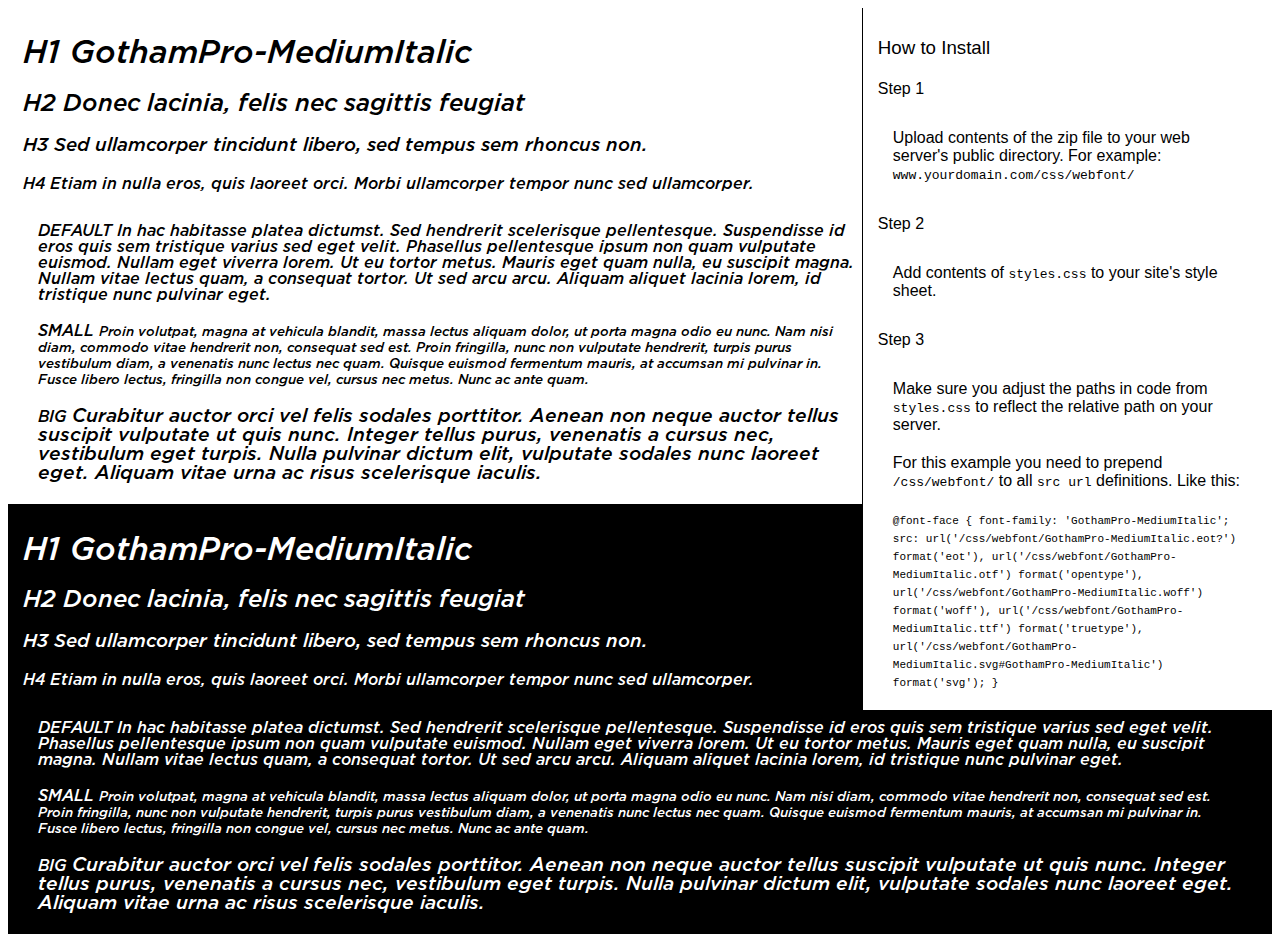
<file: makeup/fonts/gothampro/GothamPro-MediumItalic/preview.html>
<!DOCTYPE html>
<html>
<head>
<title>
GothamPro-MediumItalic
 - Web font preview
</title>
<style type='text/css'>

@font-face {
	font-family: 'GothamPro-MediumItalic';
	src: url('GothamPro-MediumItalic.eot?') format('eot'), 
	     url('GothamPro-MediumItalic.otf')  format('opentype'),
	     url('GothamPro-MediumItalic.woff') format('woff'), 
	     url('GothamPro-MediumItalic.ttf')  format('truetype'),
	     url('GothamPro-MediumItalic.svg#GothamPro-MediumItalic') format('svg');
}

body { font-family: 'GothamPro-MediumItalic' !important; }
h1, h2, h3, h4 { font-weight: normal; }
.reg { color:black; background:white; }
.inverse { color:white; background:black; }
div { padding: 10px 15px; }
.right { background:white; width:30%; float: right; font-family: sans-serif; border: 1px solid black; border-width: 0 0 1px 1px;}
</style>
</head>
<body>
<div class='right'>
<h3>How to Install</h3>
<h4>Step 1</h4>
<div>
Upload contents of the zip file to your web server's public directory. For example:
<code>www.yourdomain.com/css/webfont/</code>
</div>
<h4>Step 2</h4>
<div>
Add contents of
<code>styles.css</code>
to your site's style sheet.
</div>
<h4>Step 3</h4>
<div>
Make sure you adjust the paths in code from
<code>styles.css</code>
to reflect the relative path on your server.
</div>
<div>
For this example you need to prepend
<code>/css/webfont/</code>
to all
<code>src url</code>
definitions. Like this:
</div>
<div>
<code style='font-size:11px;'>@font-face {
	font-family: 'GothamPro-MediumItalic';
	src: url('/css/webfont/GothamPro-MediumItalic.eot?') format('eot'), 
	     url('/css/webfont/GothamPro-MediumItalic.otf')  format('opentype'),
	     url('/css/webfont/GothamPro-MediumItalic.woff') format('woff'), 
	     url('/css/webfont/GothamPro-MediumItalic.ttf')  format('truetype'),
	     url('/css/webfont/GothamPro-MediumItalic.svg#GothamPro-MediumItalic') format('svg');
}</code>
</div>
</div>
<div class='reg'>
<h1>
H1
GothamPro-MediumItalic
</h1>
<h2>
H2
Donec lacinia, felis nec sagittis feugiat
</h2>
<h3>
H3
Sed ullamcorper tincidunt libero, sed tempus sem rhoncus non.
</h3>
<h4>
H4
Etiam in nulla eros, quis laoreet orci. Morbi ullamcorper tempor nunc sed ullamcorper.
</h4>
<div>
DEFAULT
In hac habitasse platea dictumst. Sed hendrerit scelerisque pellentesque. Suspendisse id eros quis sem tristique varius sed eget velit. Phasellus pellentesque ipsum non quam vulputate euismod. Nullam eget viverra lorem. Ut eu tortor metus. Mauris eget quam nulla, eu suscipit magna. Nullam vitae lectus quam, a consequat tortor. Ut sed arcu arcu. Aliquam aliquet lacinia lorem, id tristique nunc pulvinar eget.
</div>
<div>
SMALL
<small>
Proin volutpat, magna at vehicula blandit, massa lectus aliquam dolor, ut porta magna odio eu nunc. Nam nisi diam, commodo vitae hendrerit non, consequat sed est. Proin fringilla, nunc non vulputate hendrerit, turpis purus vestibulum diam, a venenatis nunc lectus nec quam. Quisque euismod fermentum mauris, at accumsan mi pulvinar in. Fusce libero lectus, fringilla non congue vel, cursus nec metus. Nunc ac ante quam.
</small>
</div>
<div>
BIG
<big>
Curabitur auctor orci vel felis sodales porttitor. Aenean non neque auctor tellus suscipit vulputate ut quis nunc. Integer tellus purus, venenatis a cursus nec, vestibulum eget turpis. Nulla pulvinar dictum elit, vulputate sodales nunc laoreet eget. Aliquam vitae urna ac risus scelerisque iaculis.
</big>
</div>

</div>
<div class='inverse'>
<h1>
H1
GothamPro-MediumItalic
</h1>
<h2>
H2
Donec lacinia, felis nec sagittis feugiat
</h2>
<h3>
H3
Sed ullamcorper tincidunt libero, sed tempus sem rhoncus non.
</h3>
<h4>
H4
Etiam in nulla eros, quis laoreet orci. Morbi ullamcorper tempor nunc sed ullamcorper.
</h4>
<div>
DEFAULT
In hac habitasse platea dictumst. Sed hendrerit scelerisque pellentesque. Suspendisse id eros quis sem tristique varius sed eget velit. Phasellus pellentesque ipsum non quam vulputate euismod. Nullam eget viverra lorem. Ut eu tortor metus. Mauris eget quam nulla, eu suscipit magna. Nullam vitae lectus quam, a consequat tortor. Ut sed arcu arcu. Aliquam aliquet lacinia lorem, id tristique nunc pulvinar eget.
</div>
<div>
SMALL
<small>
Proin volutpat, magna at vehicula blandit, massa lectus aliquam dolor, ut porta magna odio eu nunc. Nam nisi diam, commodo vitae hendrerit non, consequat sed est. Proin fringilla, nunc non vulputate hendrerit, turpis purus vestibulum diam, a venenatis nunc lectus nec quam. Quisque euismod fermentum mauris, at accumsan mi pulvinar in. Fusce libero lectus, fringilla non congue vel, cursus nec metus. Nunc ac ante quam.
</small>
</div>
<div>
BIG
<big>
Curabitur auctor orci vel felis sodales porttitor. Aenean non neque auctor tellus suscipit vulputate ut quis nunc. Integer tellus purus, venenatis a cursus nec, vestibulum eget turpis. Nulla pulvinar dictum elit, vulputate sodales nunc laoreet eget. Aliquam vitae urna ac risus scelerisque iaculis.
</big>
</div>

</div>
</body>
</html>
</file>
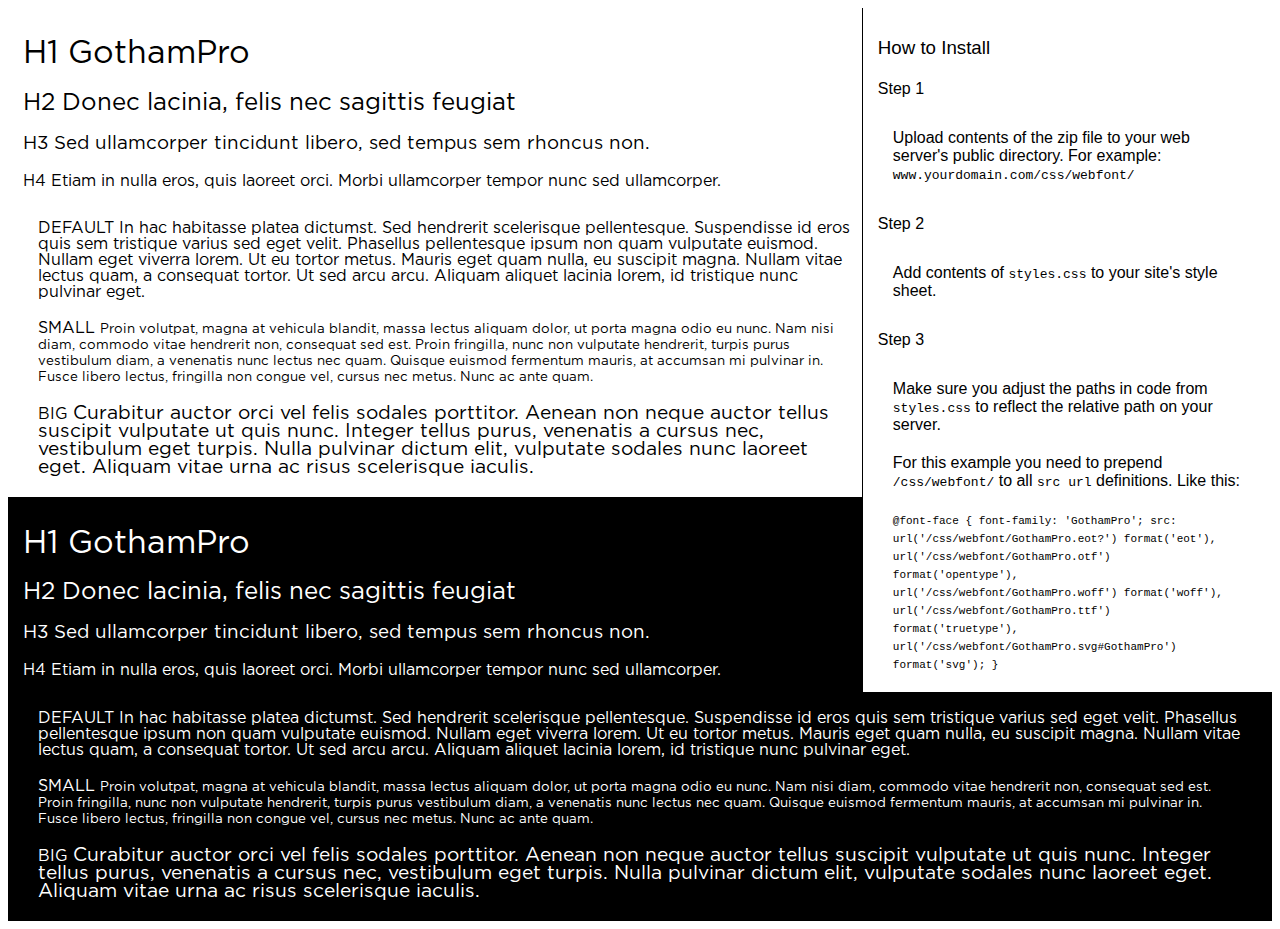
<file: makeup/fonts/gothampro/GothamPro/preview.html>
<!DOCTYPE html>
<html>
<head>
<title>
GothamPro
 - Web font preview
</title>
<style type='text/css'>

@font-face {
	font-family: 'GothamPro';
	src: url('GothamPro.eot?') format('eot'), 
	     url('GothamPro.otf')  format('opentype'),
	     url('GothamPro.woff') format('woff'), 
	     url('GothamPro.ttf')  format('truetype'),
	     url('GothamPro.svg#GothamPro') format('svg');
}

body { font-family: 'GothamPro' !important; }
h1, h2, h3, h4 { font-weight: normal; }
.reg { color:black; background:white; }
.inverse { color:white; background:black; }
div { padding: 10px 15px; }
.right { background:white; width:30%; float: right; font-family: sans-serif; border: 1px solid black; border-width: 0 0 1px 1px;}
</style>
</head>
<body>
<div class='right'>
<h3>How to Install</h3>
<h4>Step 1</h4>
<div>
Upload contents of the zip file to your web server's public directory. For example:
<code>www.yourdomain.com/css/webfont/</code>
</div>
<h4>Step 2</h4>
<div>
Add contents of
<code>styles.css</code>
to your site's style sheet.
</div>
<h4>Step 3</h4>
<div>
Make sure you adjust the paths in code from
<code>styles.css</code>
to reflect the relative path on your server.
</div>
<div>
For this example you need to prepend
<code>/css/webfont/</code>
to all
<code>src url</code>
definitions. Like this:
</div>
<div>
<code style='font-size:11px;'>@font-face {
	font-family: 'GothamPro';
	src: url('/css/webfont/GothamPro.eot?') format('eot'), 
	     url('/css/webfont/GothamPro.otf')  format('opentype'),
	     url('/css/webfont/GothamPro.woff') format('woff'), 
	     url('/css/webfont/GothamPro.ttf')  format('truetype'),
	     url('/css/webfont/GothamPro.svg#GothamPro') format('svg');
}</code>
</div>
</div>
<div class='reg'>
<h1>
H1
GothamPro
</h1>
<h2>
H2
Donec lacinia, felis nec sagittis feugiat
</h2>
<h3>
H3
Sed ullamcorper tincidunt libero, sed tempus sem rhoncus non.
</h3>
<h4>
H4
Etiam in nulla eros, quis laoreet orci. Morbi ullamcorper tempor nunc sed ullamcorper.
</h4>
<div>
DEFAULT
In hac habitasse platea dictumst. Sed hendrerit scelerisque pellentesque. Suspendisse id eros quis sem tristique varius sed eget velit. Phasellus pellentesque ipsum non quam vulputate euismod. Nullam eget viverra lorem. Ut eu tortor metus. Mauris eget quam nulla, eu suscipit magna. Nullam vitae lectus quam, a consequat tortor. Ut sed arcu arcu. Aliquam aliquet lacinia lorem, id tristique nunc pulvinar eget.
</div>
<div>
SMALL
<small>
Proin volutpat, magna at vehicula blandit, massa lectus aliquam dolor, ut porta magna odio eu nunc. Nam nisi diam, commodo vitae hendrerit non, consequat sed est. Proin fringilla, nunc non vulputate hendrerit, turpis purus vestibulum diam, a venenatis nunc lectus nec quam. Quisque euismod fermentum mauris, at accumsan mi pulvinar in. Fusce libero lectus, fringilla non congue vel, cursus nec metus. Nunc ac ante quam.
</small>
</div>
<div>
BIG
<big>
Curabitur auctor orci vel felis sodales porttitor. Aenean non neque auctor tellus suscipit vulputate ut quis nunc. Integer tellus purus, venenatis a cursus nec, vestibulum eget turpis. Nulla pulvinar dictum elit, vulputate sodales nunc laoreet eget. Aliquam vitae urna ac risus scelerisque iaculis.
</big>
</div>

</div>
<div class='inverse'>
<h1>
H1
GothamPro
</h1>
<h2>
H2
Donec lacinia, felis nec sagittis feugiat
</h2>
<h3>
H3
Sed ullamcorper tincidunt libero, sed tempus sem rhoncus non.
</h3>
<h4>
H4
Etiam in nulla eros, quis laoreet orci. Morbi ullamcorper tempor nunc sed ullamcorper.
</h4>
<div>
DEFAULT
In hac habitasse platea dictumst. Sed hendrerit scelerisque pellentesque. Suspendisse id eros quis sem tristique varius sed eget velit. Phasellus pellentesque ipsum non quam vulputate euismod. Nullam eget viverra lorem. Ut eu tortor metus. Mauris eget quam nulla, eu suscipit magna. Nullam vitae lectus quam, a consequat tortor. Ut sed arcu arcu. Aliquam aliquet lacinia lorem, id tristique nunc pulvinar eget.
</div>
<div>
SMALL
<small>
Proin volutpat, magna at vehicula blandit, massa lectus aliquam dolor, ut porta magna odio eu nunc. Nam nisi diam, commodo vitae hendrerit non, consequat sed est. Proin fringilla, nunc non vulputate hendrerit, turpis purus vestibulum diam, a venenatis nunc lectus nec quam. Quisque euismod fermentum mauris, at accumsan mi pulvinar in. Fusce libero lectus, fringilla non congue vel, cursus nec metus. Nunc ac ante quam.
</small>
</div>
<div>
BIG
<big>
Curabitur auctor orci vel felis sodales porttitor. Aenean non neque auctor tellus suscipit vulputate ut quis nunc. Integer tellus purus, venenatis a cursus nec, vestibulum eget turpis. Nulla pulvinar dictum elit, vulputate sodales nunc laoreet eget. Aliquam vitae urna ac risus scelerisque iaculis.
</big>
</div>

</div>
</body>
</html>
</file>
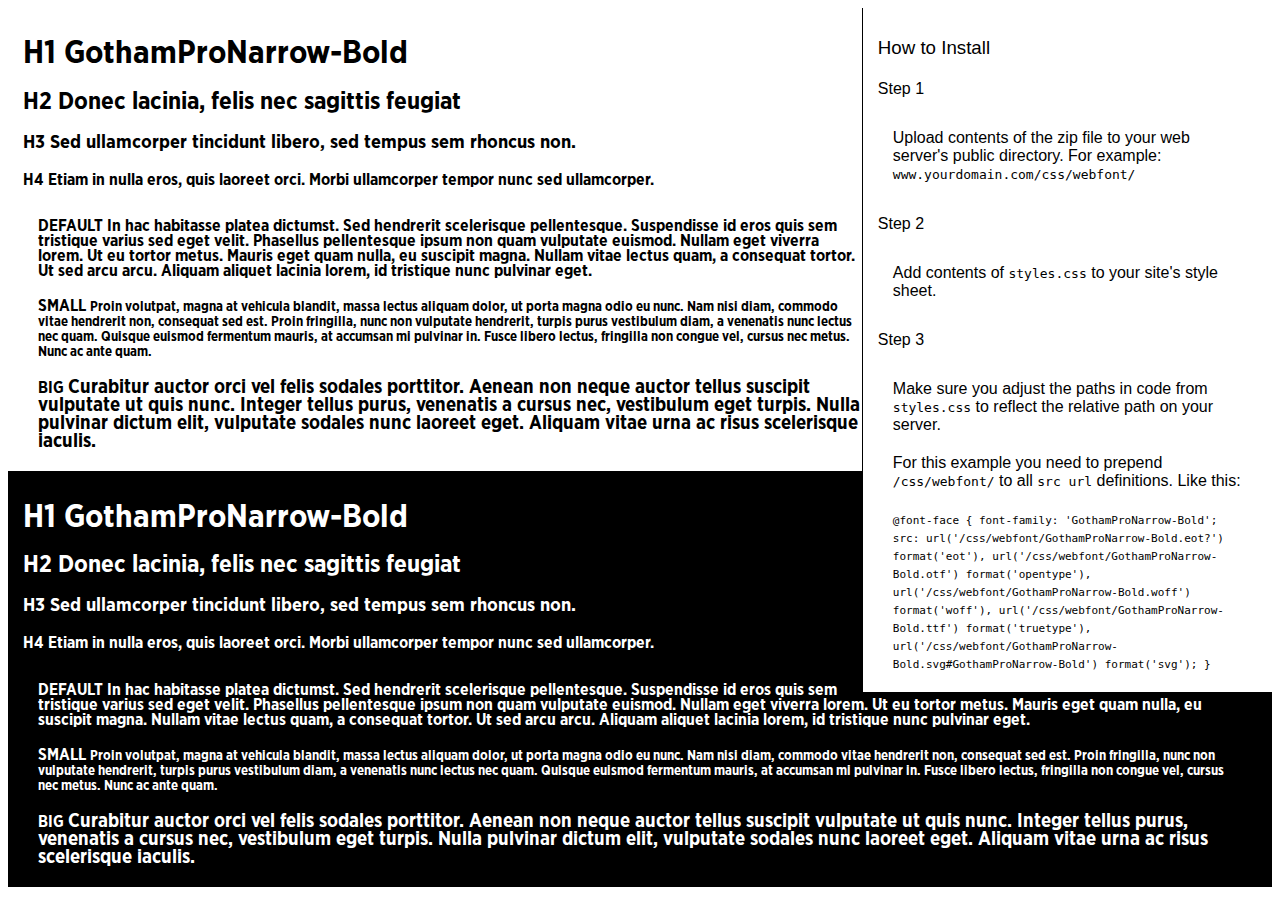
<file: makeup/fonts/gothampro/GothamProNarrow-Bold/preview.html>
<!DOCTYPE html>
<html>
<head>
<title>
GothamProNarrow-Bold
 - Web font preview
</title>
<style type='text/css'>

@font-face {
	font-family: 'GothamProNarrow-Bold';
	src: url('GothamProNarrow-Bold.eot?') format('eot'), 
	     url('GothamProNarrow-Bold.otf')  format('opentype'),
	     url('GothamProNarrow-Bold.woff') format('woff'), 
	     url('GothamProNarrow-Bold.ttf')  format('truetype'),
	     url('GothamProNarrow-Bold.svg#GothamProNarrow-Bold') format('svg');
}

body { font-family: 'GothamProNarrow-Bold' !important; }
h1, h2, h3, h4 { font-weight: normal; }
.reg { color:black; background:white; }
.inverse { color:white; background:black; }
div { padding: 10px 15px; }
.right { background:white; width:30%; float: right; font-family: sans-serif; border: 1px solid black; border-width: 0 0 1px 1px;}
</style>
</head>
<body>
<div class='right'>
<h3>How to Install</h3>
<h4>Step 1</h4>
<div>
Upload contents of the zip file to your web server's public directory. For example:
<code>www.yourdomain.com/css/webfont/</code>
</div>
<h4>Step 2</h4>
<div>
Add contents of
<code>styles.css</code>
to your site's style sheet.
</div>
<h4>Step 3</h4>
<div>
Make sure you adjust the paths in code from
<code>styles.css</code>
to reflect the relative path on your server.
</div>
<div>
For this example you need to prepend
<code>/css/webfont/</code>
to all
<code>src url</code>
definitions. Like this:
</div>
<div>
<code style='font-size:11px;'>@font-face {
	font-family: 'GothamProNarrow-Bold';
	src: url('/css/webfont/GothamProNarrow-Bold.eot?') format('eot'), 
	     url('/css/webfont/GothamProNarrow-Bold.otf')  format('opentype'),
	     url('/css/webfont/GothamProNarrow-Bold.woff') format('woff'), 
	     url('/css/webfont/GothamProNarrow-Bold.ttf')  format('truetype'),
	     url('/css/webfont/GothamProNarrow-Bold.svg#GothamProNarrow-Bold') format('svg');
}</code>
</div>
</div>
<div class='reg'>
<h1>
H1
GothamProNarrow-Bold
</h1>
<h2>
H2
Donec lacinia, felis nec sagittis feugiat
</h2>
<h3>
H3
Sed ullamcorper tincidunt libero, sed tempus sem rhoncus non.
</h3>
<h4>
H4
Etiam in nulla eros, quis laoreet orci. Morbi ullamcorper tempor nunc sed ullamcorper.
</h4>
<div>
DEFAULT
In hac habitasse platea dictumst. Sed hendrerit scelerisque pellentesque. Suspendisse id eros quis sem tristique varius sed eget velit. Phasellus pellentesque ipsum non quam vulputate euismod. Nullam eget viverra lorem. Ut eu tortor metus. Mauris eget quam nulla, eu suscipit magna. Nullam vitae lectus quam, a consequat tortor. Ut sed arcu arcu. Aliquam aliquet lacinia lorem, id tristique nunc pulvinar eget.
</div>
<div>
SMALL
<small>
Proin volutpat, magna at vehicula blandit, massa lectus aliquam dolor, ut porta magna odio eu nunc. Nam nisi diam, commodo vitae hendrerit non, consequat sed est. Proin fringilla, nunc non vulputate hendrerit, turpis purus vestibulum diam, a venenatis nunc lectus nec quam. Quisque euismod fermentum mauris, at accumsan mi pulvinar in. Fusce libero lectus, fringilla non congue vel, cursus nec metus. Nunc ac ante quam.
</small>
</div>
<div>
BIG
<big>
Curabitur auctor orci vel felis sodales porttitor. Aenean non neque auctor tellus suscipit vulputate ut quis nunc. Integer tellus purus, venenatis a cursus nec, vestibulum eget turpis. Nulla pulvinar dictum elit, vulputate sodales nunc laoreet eget. Aliquam vitae urna ac risus scelerisque iaculis.
</big>
</div>

</div>
<div class='inverse'>
<h1>
H1
GothamProNarrow-Bold
</h1>
<h2>
H2
Donec lacinia, felis nec sagittis feugiat
</h2>
<h3>
H3
Sed ullamcorper tincidunt libero, sed tempus sem rhoncus non.
</h3>
<h4>
H4
Etiam in nulla eros, quis laoreet orci. Morbi ullamcorper tempor nunc sed ullamcorper.
</h4>
<div>
DEFAULT
In hac habitasse platea dictumst. Sed hendrerit scelerisque pellentesque. Suspendisse id eros quis sem tristique varius sed eget velit. Phasellus pellentesque ipsum non quam vulputate euismod. Nullam eget viverra lorem. Ut eu tortor metus. Mauris eget quam nulla, eu suscipit magna. Nullam vitae lectus quam, a consequat tortor. Ut sed arcu arcu. Aliquam aliquet lacinia lorem, id tristique nunc pulvinar eget.
</div>
<div>
SMALL
<small>
Proin volutpat, magna at vehicula blandit, massa lectus aliquam dolor, ut porta magna odio eu nunc. Nam nisi diam, commodo vitae hendrerit non, consequat sed est. Proin fringilla, nunc non vulputate hendrerit, turpis purus vestibulum diam, a venenatis nunc lectus nec quam. Quisque euismod fermentum mauris, at accumsan mi pulvinar in. Fusce libero lectus, fringilla non congue vel, cursus nec metus. Nunc ac ante quam.
</small>
</div>
<div>
BIG
<big>
Curabitur auctor orci vel felis sodales porttitor. Aenean non neque auctor tellus suscipit vulputate ut quis nunc. Integer tellus purus, venenatis a cursus nec, vestibulum eget turpis. Nulla pulvinar dictum elit, vulputate sodales nunc laoreet eget. Aliquam vitae urna ac risus scelerisque iaculis.
</big>
</div>

</div>
</body>
</html>
</file>
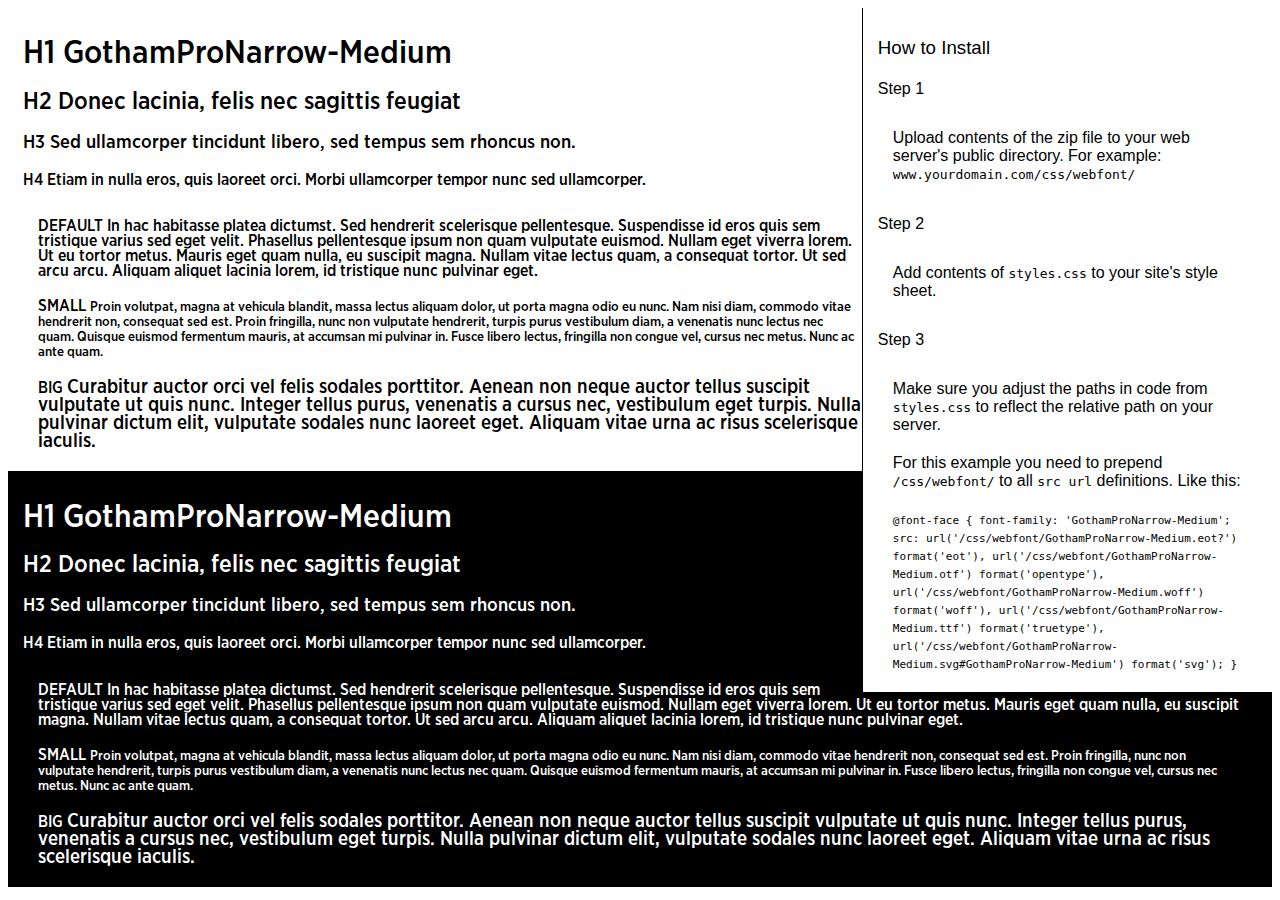
<file: makeup/fonts/gothampro/GothamProNarrow-Medium/preview.html>
<!DOCTYPE html>
<html>
<head>
<title>
GothamProNarrow-Medium
 - Web font preview
</title>
<style type='text/css'>

@font-face {
	font-family: 'GothamProNarrow-Medium';
	src: url('GothamProNarrow-Medium.eot?') format('eot'), 
	     url('GothamProNarrow-Medium.otf')  format('opentype'),
	     url('GothamProNarrow-Medium.woff') format('woff'), 
	     url('GothamProNarrow-Medium.ttf')  format('truetype'),
	     url('GothamProNarrow-Medium.svg#GothamProNarrow-Medium') format('svg');
}

body { font-family: 'GothamProNarrow-Medium' !important; }
h1, h2, h3, h4 { font-weight: normal; }
.reg { color:black; background:white; }
.inverse { color:white; background:black; }
div { padding: 10px 15px; }
.right { background:white; width:30%; float: right; font-family: sans-serif; border: 1px solid black; border-width: 0 0 1px 1px;}
</style>
</head>
<body>
<div class='right'>
<h3>How to Install</h3>
<h4>Step 1</h4>
<div>
Upload contents of the zip file to your web server's public directory. For example:
<code>www.yourdomain.com/css/webfont/</code>
</div>
<h4>Step 2</h4>
<div>
Add contents of
<code>styles.css</code>
to your site's style sheet.
</div>
<h4>Step 3</h4>
<div>
Make sure you adjust the paths in code from
<code>styles.css</code>
to reflect the relative path on your server.
</div>
<div>
For this example you need to prepend
<code>/css/webfont/</code>
to all
<code>src url</code>
definitions. Like this:
</div>
<div>
<code style='font-size:11px;'>@font-face {
	font-family: 'GothamProNarrow-Medium';
	src: url('/css/webfont/GothamProNarrow-Medium.eot?') format('eot'), 
	     url('/css/webfont/GothamProNarrow-Medium.otf')  format('opentype'),
	     url('/css/webfont/GothamProNarrow-Medium.woff') format('woff'), 
	     url('/css/webfont/GothamProNarrow-Medium.ttf')  format('truetype'),
	     url('/css/webfont/GothamProNarrow-Medium.svg#GothamProNarrow-Medium') format('svg');
}</code>
</div>
</div>
<div class='reg'>
<h1>
H1
GothamProNarrow-Medium
</h1>
<h2>
H2
Donec lacinia, felis nec sagittis feugiat
</h2>
<h3>
H3
Sed ullamcorper tincidunt libero, sed tempus sem rhoncus non.
</h3>
<h4>
H4
Etiam in nulla eros, quis laoreet orci. Morbi ullamcorper tempor nunc sed ullamcorper.
</h4>
<div>
DEFAULT
In hac habitasse platea dictumst. Sed hendrerit scelerisque pellentesque. Suspendisse id eros quis sem tristique varius sed eget velit. Phasellus pellentesque ipsum non quam vulputate euismod. Nullam eget viverra lorem. Ut eu tortor metus. Mauris eget quam nulla, eu suscipit magna. Nullam vitae lectus quam, a consequat tortor. Ut sed arcu arcu. Aliquam aliquet lacinia lorem, id tristique nunc pulvinar eget.
</div>
<div>
SMALL
<small>
Proin volutpat, magna at vehicula blandit, massa lectus aliquam dolor, ut porta magna odio eu nunc. Nam nisi diam, commodo vitae hendrerit non, consequat sed est. Proin fringilla, nunc non vulputate hendrerit, turpis purus vestibulum diam, a venenatis nunc lectus nec quam. Quisque euismod fermentum mauris, at accumsan mi pulvinar in. Fusce libero lectus, fringilla non congue vel, cursus nec metus. Nunc ac ante quam.
</small>
</div>
<div>
BIG
<big>
Curabitur auctor orci vel felis sodales porttitor. Aenean non neque auctor tellus suscipit vulputate ut quis nunc. Integer tellus purus, venenatis a cursus nec, vestibulum eget turpis. Nulla pulvinar dictum elit, vulputate sodales nunc laoreet eget. Aliquam vitae urna ac risus scelerisque iaculis.
</big>
</div>

</div>
<div class='inverse'>
<h1>
H1
GothamProNarrow-Medium
</h1>
<h2>
H2
Donec lacinia, felis nec sagittis feugiat
</h2>
<h3>
H3
Sed ullamcorper tincidunt libero, sed tempus sem rhoncus non.
</h3>
<h4>
H4
Etiam in nulla eros, quis laoreet orci. Morbi ullamcorper tempor nunc sed ullamcorper.
</h4>
<div>
DEFAULT
In hac habitasse platea dictumst. Sed hendrerit scelerisque pellentesque. Suspendisse id eros quis sem tristique varius sed eget velit. Phasellus pellentesque ipsum non quam vulputate euismod. Nullam eget viverra lorem. Ut eu tortor metus. Mauris eget quam nulla, eu suscipit magna. Nullam vitae lectus quam, a consequat tortor. Ut sed arcu arcu. Aliquam aliquet lacinia lorem, id tristique nunc pulvinar eget.
</div>
<div>
SMALL
<small>
Proin volutpat, magna at vehicula blandit, massa lectus aliquam dolor, ut porta magna odio eu nunc. Nam nisi diam, commodo vitae hendrerit non, consequat sed est. Proin fringilla, nunc non vulputate hendrerit, turpis purus vestibulum diam, a venenatis nunc lectus nec quam. Quisque euismod fermentum mauris, at accumsan mi pulvinar in. Fusce libero lectus, fringilla non congue vel, cursus nec metus. Nunc ac ante quam.
</small>
</div>
<div>
BIG
<big>
Curabitur auctor orci vel felis sodales porttitor. Aenean non neque auctor tellus suscipit vulputate ut quis nunc. Integer tellus purus, venenatis a cursus nec, vestibulum eget turpis. Nulla pulvinar dictum elit, vulputate sodales nunc laoreet eget. Aliquam vitae urna ac risus scelerisque iaculis.
</big>
</div>

</div>
</body>
</html>
</file>
<file: makeup/css/fonts.css>
/* Gecko */
@font-face {
    font-family: 'gecko';
    src: url('../fonts/gecko/gecko/gecko.eot');
    src: url('../fonts/gecko/gecko/gecko.eot?#iefix') format('embedded-opentype'),
         url('../fonts/gecko/gecko/gecko.woff2') format('woff2'),
         url('../fonts/gecko/gecko/gecko.woff') format('woff'),
         url('../fonts/gecko/gecko/gecko.ttf') format('truetype'),
         url('../fonts/gecko/gecko/gecko.svg#gecko') format('svg');
    font-weight: normal;
    font-style: normal;

}

/* Roboto Condensed */
@font-face {
    font-family: 'roboto_condensedbold';
    src: url('../fonts/robotoCondensed/RobotoCondensed-Bold/robotocondensed-bold.eot');
    src: url('../fonts/robotoCondensed/RobotoCondensed-Bold/robotocondensed-bold.eot?#iefix') format('embedded-opentype'),
         url('../fonts/robotoCondensed/RobotoCondensed-Bold/robotocondensed-bold.woff2') format('woff2'),
         url('../fonts/robotoCondensed/RobotoCondensed-Bold/robotocondensed-bold.woff') format('woff'),
         url('../fonts/robotoCondensed/RobotoCondensed-Bold/robotocondensed-bold.ttf') format('truetype'),
         url('../fonts/robotoCondensed/RobotoCondensed-Bold/robotocondensed-bold.svg#roboto_condensedbold') format('svg');
    font-weight: normal;
    font-style: normal;

}

@font-face {
    font-family: 'roboto_condensedbold_italic';
    src: url('../fonts/robotoCondensed/RobotoCondensed-BoldItalic/robotocondensed-bolditalic.eot');
    src: url('../fonts/robotoCondensed/RobotoCondensed-BoldItalic/robotocondensed-bolditalic.eot?#iefix') format('embedded-opentype'),
         url('../fonts/robotoCondensed/RobotoCondensed-BoldItalic/robotocondensed-bolditalic.woff2') format('woff2'),
         url('../fonts/robotoCondensed/RobotoCondensed-BoldItalic/robotocondensed-bolditalic.woff') format('woff'),
         url('../fonts/robotoCondensed/RobotoCondensed-BoldItalic/robotocondensed-bolditalic.ttf') format('truetype'),
         url('../fonts/robotoCondensed/RobotoCondensed-BoldItalic/robotocondensed-bolditalic.svg#roboto_condensedbold_italic') format('svg');
    font-weight: normal;
    font-style: normal;

}

@font-face {
    font-family: 'roboto_condenseditalic';
    src: url('../fonts/robotoCondensed/RobotoCondensed-Italic/robotocondensed-italic.eot');
    src: url('../fonts/robotoCondensed/RobotoCondensed-Italic/robotocondensed-italic.eot?#iefix') format('embedded-opentype'),
         url('../fonts/robotoCondensed/RobotoCondensed-Italic/robotocondensed-italic.woff2') format('woff2'),
         url('../fonts/robotoCondensed/RobotoCondensed-Italic/robotocondensed-italic.woff') format('woff'),
         url('../fonts/robotoCondensed/RobotoCondensed-Italic/robotocondensed-italic.ttf') format('truetype'),
         url('../fonts/robotoCondensed/RobotoCondensed-Italic/robotocondensed-italic.svg#roboto_condenseditalic') format('svg');
    font-weight: normal;
    font-style: normal;

}

@font-face {
    font-family: 'roboto_condensedlight';
    src: url('../fonts/robotoCondensed/RobotoCondensed-Light/robotocondensed-light.eot');
    src: url('../fonts/robotoCondensed/RobotoCondensed-Light/robotocondensed-light.eot?#iefix') format('embedded-opentype'),
         url('../fonts/robotoCondensed/RobotoCondensed-Light/robotocondensed-light.woff2') format('woff2'),
         url('../fonts/robotoCondensed/RobotoCondensed-Light/robotocondensed-light.woff') format('woff'),
         url('../fonts/robotoCondensed/RobotoCondensed-Light/robotocondensed-light.ttf') format('truetype'),
         url('../fonts/robotoCondensed/RobotoCondensed-Light/robotocondensed-light.svg#roboto_condensedlight') format('svg');
    font-weight: normal;
    font-style: normal;

}

@font-face {
    font-family: 'roboto_condensedlight_italic';
    src: url('../fonts/robotoCondensed/RobotoCondensed-LightItalic/robotocondensed-lightitalic.eot');
    src: url('../fonts/robotoCondensed/RobotoCondensed-LightItalic/robotocondensed-lightitalic.eot?#iefix') format('embedded-opentype'),
         url('../fonts/robotoCondensed/RobotoCondensed-LightItalic/robotocondensed-lightitalic.woff2') format('woff2'),
         url('../fonts/robotoCondensed/RobotoCondensed-LightItalic/robotocondensed-lightitalic.woff') format('woff'),
         url('../fonts/robotoCondensed/RobotoCondensed-LightItalic/robotocondensed-lightitalic.ttf') format('truetype'),
         url('../fonts/robotoCondensed/RobotoCondensed-LightItalic/robotocondensed-lightitalic.svg#roboto_condensedlight_italic') format('svg');
    font-weight: normal;
    font-style: normal;

}

@font-face {
    font-family: 'roboto_condensedregular';
    src: url('../fonts/robotoCondensed/RobotoCondensed-Regular/robotocondensed-regular.eot');
    src: url('../fonts/robotoCondensed/RobotoCondensed-Regular/robotocondensed-regular.eot?#iefix') format('embedded-opentype'),
         url('../fonts/robotoCondensed/RobotoCondensed-Regular/robotocondensed-regular.woff2') format('woff2'),
         url('../fonts/robotoCondensed/RobotoCondensed-Regular/robotocondensed-regular.woff') format('woff'),
         url('../fonts/robotoCondensed/RobotoCondensed-Regular/robotocondensed-regular.ttf') format('truetype'),
         url('../fonts/robotoCondensed/RobotoCondensed-Regular/robotocondensed-regular.svg#roboto_condensedregular') format('svg');
    font-weight: normal;
    font-style: normal;

}

/* font-family: "RobotoRegular"; */
@font-face {
    font-family: "RobotoRegular";
    src: url("../fonts/roboto/RobotoRegular/RobotoRegular.eot");
    src: url("../fonts/roboto/RobotoRegular/RobotoRegular.eot?#iefix")format("embedded-opentype"),
         url("../fonts/roboto/RobotoRegular/RobotoRegular.woff") format("woff"),
         url("../fonts/roboto/RobotoRegular/RobotoRegular.ttf") format("truetype");
    font-style: normal;
    font-weight: normal;
}
/* font-family: "RobotoLight"; */
@font-face {
    font-family: "RobotoLight";
    src: url("../fonts/roboto/RobotoLight/RobotoLight.eot");
    src: url("../fonts/roboto/RobotoLight/RobotoLight.eot?#iefix")format("embedded-opentype"),
         url("../fonts/roboto/RobotoLight/RobotoLight.woff") format("woff"),
         url("../fonts/roboto/RobotoLight/RobotoLight.ttf") format("truetype");
    font-style: normal;
    font-weight: normal;
}
/* font-family: "RobotoMedium"; */
@font-face {
    font-family: "RobotoMedium";
    src: url("../fonts/roboto/RobotoMedium/RobotoMedium.eot");
    src: url("../fonts/roboto/RobotoMedium/RobotoMedium.eot?#iefix")format("embedded-opentype"),
         url("../fonts/roboto/RobotoMedium/RobotoMedium.woff") format("woff"),
         url("../fonts/roboto/RobotoMedium/RobotoMedium.ttf") format("truetype");
    font-style: normal;
    font-weight: normal;
}
/* font-family: "RobotoBold"; */
@font-face {
    font-family: "RobotoBold";
    src: url("../fonts/roboto/RobotoBold/RobotoBold.eot");
    src: url("../fonts/roboto/RobotoBold/RobotoBold.eot?#iefix")format("embedded-opentype"),
         url("../fonts/roboto/RobotoBold/RobotoBold.woff") format("woff"),
         url("../fonts/roboto/RobotoBold/RobotoBold.ttf") format("truetype");
    font-style: normal;
    font-weight: normal;
}

@font-face {
    font-family: 'robotothin_italic';
    src: url('../fonts/roboto/RobotoThinitalic/roboto-thinitalic-webfont.eot');
    src: url('../fonts/roboto/RobotoThinitalic/roboto-thinitalic-webfont.eot?#iefix') format('embedded-opentype'),
         url('../fonts/roboto/RobotoThinitalic/roboto-thinitalic-webfont.woff2') format('woff2'),
         url('../fonts/roboto/RobotoThinitalic/roboto-thinitalic-webfont.woff') format('woff'),
         url('../fonts/roboto/RobotoThinitalic/roboto-thinitalic-webfont.ttf') format('truetype');
    font-weight: normal;
    font-style: normal;
}

@font-face {
    font-family: 'robotoblack';
    src: url('../fonts/roboto/RobotoBlack/roboto-black-webfont.eot');
    src: url('../fonts/roboto/RobotoBlack/roboto-black-webfont.eot?#iefix') format('embedded-opentype'),
         url('../fonts/roboto/RobotoBlack/roboto-black-webfont.woff2') format('woff2'),
         url('../fonts/roboto/RobotoBlack/roboto-black-webfont.woff') format('woff'),
         url('../fonts/roboto/RobotoBlack/roboto-black-webfont.ttf') format('truetype');
    font-weight: normal;
    font-style: normal;

}


/* ------------------------>>> Open Sans <<<----------------------------------------------------- */
/* font-family: "OpenSansRegular"; */
@font-face {
    font-family: "OpenSansRegular";
    src: url("../fonts/opensans/OpenSansRegular/OpenSansRegular.eot");
    src: url("../fonts/opensans/OpenSansRegular/OpenSansRegular.eot?#iefix")format("embedded-opentype"),
    url("../fonts/opensans/OpenSansRegular/OpenSansRegular.woff") format("woff"),
    url("../fonts/opensans/OpenSansRegular/OpenSansRegular.ttf") format("truetype");
    font-style: normal;
    font-weight: normal;
}
/* font-family: "OpenSansLight"; */
@font-face {
    font-family: "OpenSansLight";
    src: url("../fonts/opensans/OpenSansLight/OpenSansLight.eot");
    src: url("../fonts/opensans/OpenSansLight/OpenSansLight.eot?#iefix")format("embedded-opentype"),
    url("../fonts/opensans/OpenSansLight/OpenSansLight.woff") format("woff"),
    url("../fonts/opensans/OpenSansLight/OpenSansLight.ttf") format("truetype");
    font-style: normal;
    font-weight: normal;
}
/* font-family: "OpenSansItalic"; */
@font-face {
    font-family: "OpenSansItalic";
    src: url("../fonts/opensans/OpenSansItalic/OpenSansItalic.eot");
    src: url("../fonts/opensans/OpenSansItalic/OpenSansItalic.eot?#iefix")format("embedded-opentype"),
    url("../fonts/opensans/OpenSansItalic/OpenSansItalic.woff") format("woff"),
    url("../fonts/opensans/OpenSansItalic/OpenSansItalic.ttf") format("truetype");
    font-style: normal;
    font-weight: normal;
}
/* font-family: "OpenSansBold"; */
@font-face {
    font-family: "OpenSansBold";
    src: url("../fonts/opensans/OpenSansBold/OpenSansBold.eot");
    src: url("../fonts/opensans/OpenSansBold/OpenSansBold.eot?#iefix")format("embedded-opentype"),
    url("../fonts/opensans/OpenSansBold/OpenSansBold.woff") format("woff"),
    url("../fonts/opensans/OpenSansBold/OpenSansBold.ttf") format("truetype");
    font-style: normal;
    font-weight: normal;
}
/* font-family: "OpenSansExtraBold"; */
@font-face {
    font-family: "OpenSansExtraBold";
    src: url("../fonts/opensans/OpenSansExtraBold/OpenSansExtraBold.eot");
    src: url("../fonts/opensans/OpenSansExtraBold/OpenSansExtraBold.eot?#iefix")format("embedded-opentype"),
    url("../fonts/opensans/OpenSansExtraBold/OpenSansExtraBold.woff") format("woff"),
    url("../fonts/opensans/OpenSansExtraBold/OpenSansExtraBold.ttf") format("truetype");
    font-style: normal;
    font-weight: normal;
}
/* font-family: "OpenSansExtraBoldItalic"; */
@font-face {
    font-family: "OpenSansExtraBoldItalic";
    src: url("../fonts/opensans/OpenSansExtraBoldItalic/OpenSansExtraBoldItalic.eot");
    src: url("../fonts/opensans/OpenSansExtraBoldItalic/OpenSansExtraBoldItalic.eot?#iefix")format("embedded-opentype"),
    url("../fonts/opensans/OpenSansExtraBoldItalic/OpenSansExtraBoldItalic.woff") format("woff"),
    url("../fonts/opensans/OpenSansExtraBoldItalic/OpenSansExtraBoldItalic.ttf") format("truetype");
    font-style: normal;
    font-weight: normal;
}
/* font-family: "OpenSansBoldItalic"; */
@font-face {
    font-family: "OpenSansBoldItalic";
    src: url("../fonts/opensans/OpenSansBoldItalic/OpenSansBoldItalic.eot");
    src: url("../fonts/opensans/OpenSansBoldItalic/OpenSansBoldItalic.eot?#iefix")format("embedded-opentype"),
    url("../fonts/opensans/OpenSansBoldItalic/OpenSansBoldItalic.woff") format("woff"),
    url("../fonts/opensans/OpenSansBoldItalic/OpenSansBoldItalic.ttf") format("truetype");
    font-style: normal;
    font-weight: normal;
}
/* font-family: "OpenSansRegularItalic"; */
@font-face {
    font-family: "OpenSansRegularItalic";
    src: url("../fonts/opensans/OpenSansRegularItalic/OpenSansRegularItalic.eot");
    src: url("../fonts/opensans/OpenSansRegularItalic/OpenSansRegularItalic.eot?#iefix")format("embedded-opentype"),
    url("../fonts/opensans/OpenSansRegularItalic/OpenSansRegularItalic.woff") format("woff"),
    url("../fonts/opensans/OpenSansRegularItalic/OpenSansRegularItalic.ttf") format("truetype");
    font-style: normal;
    font-weight: normal;
}
/* font-family: "OpenSansSemiBold"; */
@font-face {
    font-family: "OpenSansSemiBold";
    src: url("../fonts/opensans/OpenSansSemiBold/OpenSansSemiBold.eot");
    src: url("../fonts/opensans/OpenSansSemiBold/OpenSansSemiBold.eot?#iefix")format("embedded-opentype"),
    url("../fonts/opensans/OpenSansSemiBold/OpenSansSemiBold.woff") format("woff"),
    url("../fonts/opensans/OpenSansSemiBold/OpenSansSemiBold.ttf") format("truetype");
    font-style: normal;
    font-weight: normal;
}
/* font-family: "OpenSansSemiBoldItalic"; */
@font-face {
    font-family: "OpenSansSemiBoldItalic";
    src: url("../fonts/opensans/OpenSansSemiBoldItalic/OpenSansSemiBoldItalic.eot");
    src: url("../fonts/opensans/OpenSansSemiBoldItalic/OpenSansSemiBoldItalic.eot?#iefix")format("embedded-opentype"),
    url("../fonts/opensans/OpenSansSemiBoldItalic/OpenSansSemiBoldItalic.woff") format("woff"),
    url("../fonts/opensans/OpenSansSemiBoldItalic/OpenSansSemiBoldItalic.ttf") format("truetype");
    font-style: normal;
    font-weight: normal;
}
/* ------------------------>>> Open Sans End <<<------------------------------------------------- */



/* ------------------------>>> Lato <<<----------------------------------------------------- */
@font-face {
    font-family: 'latoblack';
    src: url('../fonts/lato/latoblack/lato-black-webfont.eot');
    src: url('../fonts/lato/latoblack/lato-black-webfont.eot?#iefix') format('embedded-opentype'),
         url('../fonts/lato/latoblack/lato-black-webfont.woff2') format('woff2'),
         url('../fonts/lato/latoblack/lato-black-webfont.woff') format('woff'),
         url('../fonts/lato/latoblack/lato-black-webfont.ttf') format('truetype');
    font-weight: normal;
    font-style: normal;
}

@font-face {
    font-family: 'latoblack_italic';
    src: url('../fonts/lato/latoblackitalic/lato-blackitalic-webfont.eot');
    src: url('../fonts/lato/latoblackitalic/lato-blackitalic-webfont.eot?#iefix') format('embedded-opentype'),
         url('../fonts/lato/latoblackitalic/lato-blackitalic-webfont.woff2') format('woff2'),
         url('../fonts/lato/latoblackitalic/lato-blackitalic-webfont.woff') format('woff'),
         url('../fonts/lato/latoblackitalic/lato-blackitalic-webfont.ttf') format('truetype');
    font-weight: normal;
    font-style: normal;
}

@font-face {
    font-family: 'latobold';
    src: url('../fonts/lato/latobold/lato-bold-webfont.eot');
    src: url('../fonts/lato/latobold/lato-bold-webfont.eot?#iefix') format('embedded-opentype'),
         url('../fonts/lato/latobold/lato-bold-webfont.woff2') format('woff2'),
         url('../fonts/lato/latobold/lato-bold-webfont.woff') format('woff'),
         url('../fonts/lato/latobold/lato-bold-webfont.ttf') format('truetype');
    font-weight: normal;
    font-style: normal;
}

@font-face {
    font-family: 'latobold_italic';
    src: url('../fonts/lato/latobolditalic/lato-bolditalic-webfont.eot');
    src: url('../fonts/lato/latobolditalic/lato-bolditalic-webfont.eot?#iefix') format('embedded-opentype'),
         url('../fonts/lato/latobolditalic/lato-bolditalic-webfont.woff2') format('woff2'),
         url('../fonts/lato/latobolditalic/lato-bolditalic-webfont.woff') format('woff'),
         url('../fonts/lato/latobolditalic/lato-bolditalic-webfont.ttf') format('truetype');
    font-weight: normal;
    font-style: normal;
}

@font-face {
    font-family: 'latohairline';
    src: url('../fonts/lato/latohairline/lato-hairline-webfont.eot');
    src: url('../fonts/lato/latohairline/lato-hairline-webfont.eot?#iefix') format('embedded-opentype'),
         url('../fonts/lato/latohairline/lato-hairline-webfont.woff2') format('woff2'),
         url('../fonts/lato/latohairline/lato-hairline-webfont.woff') format('woff'),
         url('../fonts/lato/latohairline/lato-hairline-webfont.ttf') format('truetype');
    font-weight: normal;
    font-style: normal;
}

@font-face {
    font-family: 'latohairline_italic';
    src: url('../fonts/lato/latohairlineitalic/lato-hairlineitalic-webfont.eot');
    src: url('../fonts/lato/latohairlineitalic/lato-hairlineitalic-webfont.eot?#iefix') format('embedded-opentype'),
         url('../fonts/lato/latohairlineitalic/lato-hairlineitalic-webfont.woff2') format('woff2'),
         url('../fonts/lato/latohairlineitalic/lato-hairlineitalic-webfont.woff') format('woff'),
         url('../fonts/lato/latohairlineitalic/lato-hairlineitalic-webfont.ttf') format('truetype');
    font-weight: normal;
    font-style: normal;
}

@font-face {
    font-family: 'latoheavy';
    src: url('../fonts/lato/latoheavy/lato-heavy-webfont.eot');
    src: url('../fonts/lato/latoheavy/lato-heavy-webfont.eot?#iefix') format('embedded-opentype'),
         url('../fonts/lato/latoheavy/lato-heavy-webfont.woff2') format('woff2'),
         url('../fonts/lato/latoheavy/lato-heavy-webfont.woff') format('woff'),
         url('../fonts/lato/latoheavy/lato-heavy-webfont.ttf') format('truetype');
    font-weight: normal;
    font-style: normal;
}

@font-face {
    font-family: 'latoheavy_italic';
    src: url('../fonts/lato/latoheavyitalic/lato-heavyitalic-webfont.eot');
    src: url('../fonts/lato/latoheavyitalic/lato-heavyitalic-webfont.eot?#iefix') format('embedded-opentype'),
         url('../fonts/lato/latoheavyitalic/lato-heavyitalic-webfont.woff2') format('woff2'),
         url('../fonts/lato/latoheavyitalic/lato-heavyitalic-webfont.woff') format('woff'),
         url('../fonts/lato/latoheavyitalic/lato-heavyitalic-webfont.ttf') format('truetype');
    font-weight: normal;
    font-style: normal;
}

@font-face {
    font-family: 'latoitalic';
    src: url('../fonts/lato/latoitalic/lato-italic-webfont.eot');
    src: url('../fonts/lato/latoitalic/lato-italic-webfont.eot?#iefix') format('embedded-opentype'),
         url('../fonts/lato/latoitalic/lato-italic-webfont.woff2') format('woff2'),
         url('../fonts/lato/latoitalic/lato-italic-webfont.woff') format('woff'),
         url('../fonts/lato/latoitalic/lato-italic-webfont.ttf') format('truetype');
    font-weight: normal;
    font-style: normal;
}

@font-face {
    font-family: 'latolight';
    src: url('../fonts/lato/latolight/lato-light-webfont.eot');
    src: url('../fonts/lato/latolight/lato-light-webfont.eot?#iefix') format('embedded-opentype'),
         url('../fonts/lato/latolight/lato-light-webfont.woff2') format('woff2'),
         url('../fonts/lato/latolight/lato-light-webfont.woff') format('woff'),
         url('../fonts/lato/latolight/lato-light-webfont.ttf') format('truetype');
    font-weight: normal;
    font-style: normal;
}

@font-face {
    font-family: 'latolight_italic';
    src: url('../fonts/lato/latolightitalic/lato-lightitalic-webfont.eot');
    src: url('../fonts/lato/latolightitalic/lato-lightitalic-webfont.eot?#iefix') format('embedded-opentype'),
         url('../fonts/lato/latolightitalic/lato-lightitalic-webfont.woff2') format('woff2'),
         url('../fonts/lato/latolightitalic/lato-lightitalic-webfont.woff') format('woff'),
         url('../fonts/lato/latolightitalic/lato-lightitalic-webfont.ttf') format('truetype');
    font-weight: normal;
    font-style: normal;
}

@font-face {
    font-family: 'latomedium';
    src: url('../fonts/lato/latomedium/lato-medium-webfont.eot');
    src: url('../fonts/lato/latomedium/lato-medium-webfont.eot?#iefix') format('embedded-opentype'),
         url('../fonts/lato/latomedium/lato-medium-webfont.woff2') format('woff2'),
         url('../fonts/lato/latomedium/lato-medium-webfont.woff') format('woff'),
         url('../fonts/lato/latomedium/lato-medium-webfont.ttf') format('truetype');
    font-weight: normal;
    font-style: normal;
}

@font-face {
    font-family: 'latomedium_italic';
    src: url('../fonts/lato/latomediumitalic/lato-mediumitalic-webfont.eot');
    src: url('../fonts/lato/latomediumitalic/lato-mediumitalic-webfont.eot?#iefix') format('embedded-opentype'),
         url('../fonts/lato/latomediumitalic/lato-mediumitalic-webfont.woff2') format('woff2'),
         url('../fonts/lato/latomediumitalic/lato-mediumitalic-webfont.woff') format('woff'),
         url('../fonts/lato/latomediumitalic/lato-mediumitalic-webfont.ttf') format('truetype');
    font-weight: normal;
    font-style: normal;
}

@font-face {
    font-family: 'latoregular';
    src: url('../fonts/lato/latoregular/lato-regular-webfont.eot');
    src: url('../fonts/lato/latoregular/lato-regular-webfont.eot?#iefix') format('embedded-opentype'),
         url('../fonts/lato/latoregular/lato-regular-webfont.woff2') format('woff2'),
         url('../fonts/lato/latoregular/lato-regular-webfont.woff') format('woff'),
         url('../fonts/lato/latoregular/lato-regular-webfont.ttf') format('truetype');
    font-weight: normal;
    font-style: normal;
}

@font-face {
    font-family: 'latosemibold';
    src: url('../fonts/lato/latosemibold/lato-semibold-webfont.eot');
    src: url('../fonts/lato/latosemibold/lato-semibold-webfont.eot?#iefix') format('embedded-opentype'),
         url('../fonts/lato/latosemibold/lato-semibold-webfont.woff2') format('woff2'),
         url('../fonts/lato/latosemibold/lato-semibold-webfont.woff') format('woff'),
         url('../fonts/lato/latosemibold/lato-semibold-webfont.ttf') format('truetype');
    font-weight: normal;
    font-style: normal;
}

@font-face {
    font-family: 'latosemibold_italic';
    src: url('../fonts/lato/latosemibolditalic/lato-semibolditalic-webfont.eot');
    src: url('../fonts/lato/latosemibolditalic/lato-semibolditalic-webfont.eot?#iefix') format('embedded-opentype'),
         url('../fonts/lato/latosemibolditalic/lato-semibolditalic-webfont.woff2') format('woff2'),
         url('../fonts/lato/latosemibolditalic/lato-semibolditalic-webfont.woff') format('woff'),
         url('../fonts/lato/latosemibolditalic/lato-semibolditalic-webfont.ttf') format('truetype');
    font-weight: normal;
    font-style: normal;
}

@font-face {
    font-family: 'latothin';
    src: url('../fonts/lato/latothin/lato-thin-webfont.eot');
    src: url('../fonts/lato/latothin/lato-thin-webfont.eot?#iefix') format('embedded-opentype'),
         url('../fonts/lato/latothin/lato-thin-webfont.woff2') format('woff2'),
         url('../fonts/lato/latothin/lato-thin-webfont.woff') format('woff'),
         url('../fonts/lato/latothin/lato-thin-webfont.ttf') format('truetype');
    font-weight: normal;
    font-style: normal;
}

@font-face {
    font-family: 'latothin_italic';
    src: url('../fonts/lato/latothinitalic/lato-thinitalic-webfont.eot');
    src: url('../fonts/lato/latothinitalic/lato-thinitalic-webfont.eot?#iefix') format('embedded-opentype'),
         url('../fonts/lato/latothinitalic/lato-thinitalic-webfont.woff2') format('woff2'),
         url('../fonts/lato/latothinitalic/lato-thinitalic-webfont.woff') format('woff'),
         url('../fonts/lato/latothinitalic/lato-thinitalic-webfont.ttf') format('truetype');
    font-weight: normal;
    font-style: normal;

}

/* ------------------------>>> Lato End <<<------------------------------------------------- */



/* ------------------------>>> Gothampro <<<----------------------------------------------------- */


@font-face {
    font-family: 'GothamPro';
    src: url('../fonts/gothampro/GothamPro/GothamPro.eot?') format('eot'), 
         url('../fonts/gothampro/GothamPro/GothamPro.otf')  format('opentype'),
         url('../fonts/gothampro/GothamPro/GothamPro.woff') format('woff'), 
         url('../fonts/gothampro/GothamPro/GothamPro.ttf')  format('truetype'),
         url('../fonts/gothampro/GothamPro/GothamPro.svg#GothamPro') format('svg');
    font-weight: normal;
    font-style: normal;
}

@font-face {
    font-family: 'GothamProBlack';
    src: url('../fonts/gothampro/GothamPro-Black/GothamPro-Black.eot?') format('eot'), 
         url('../fonts/gothampro/GothamPro-Black/GothamPro-Black.otf')  format('opentype'),
         url('../fonts/gothampro/GothamPro-Black/GothamPro-Black.woff') format('woff'), 
         url('../fonts/gothampro/GothamPro-Black/GothamPro-Black.ttf')  format('truetype'),
         url('../fonts/gothampro/GothamPro-Black/GothamPro-Black.svg#GothamPro-Black') format('svg');
    font-weight: normal;
    font-style: normal;
}

@font-face {
    font-family: 'GothamProBlackItalic';
    src: url('../fonts/gothampro/GothamPro-BlackItalic/GothamPro-BlackItalic.eot?') format('eot'), 
         url('../fonts/gothampro/GothamPro-BlackItalic/GothamPro-BlackItalic.otf')  format('opentype'),
         url('../fonts/gothampro/GothamPro-BlackItalic/GothamPro-BlackItalic.woff') format('woff'), 
         url('../fonts/gothampro/GothamPro-BlackItalic/GothamPro-BlackItalic.ttf')  format('truetype'),
         url('../fonts/gothampro/GothamPro-BlackItalic/GothamPro-BlackItalic.svg#GothamPro-BlackItalic') format('svg');
    font-weight: normal;
    font-style: normal;
}

@font-face {
    font-family: 'GothamProBold';
    src: url('../fonts/gothampro/GothamPro-Bold/GothamPro-Bold.eot?') format('eot'), 
         url('../fonts/gothampro/GothamPro-Bold/GothamPro-Bold.otf')  format('opentype'),
         url('../fonts/gothampro/GothamPro-Bold/GothamPro-Bold.woff') format('woff'), 
         url('../fonts/gothampro/GothamPro-Bold/GothamPro-Bold.ttf')  format('truetype'),
         url('../fonts/gothampro/GothamPro-Bold/GothamPro-Bold.svg#GothamPro-Bold') format('svg');
    font-weight: normal;
    font-style: normal;
}

@font-face {
    font-family: 'GothamProBoldItalic';
    src: url('../fonts/gothampro/GothamPro-BoldItalic/GothamPro-BoldItalic.eot?') format('eot'), 
         url('../fonts/gothampro/GothamPro-BoldItalic/GothamPro-BoldItalic.otf')  format('opentype'),
         url('../fonts/gothampro/GothamPro-BoldItalic/GothamPro-BoldItalic.woff') format('woff'), 
         url('../fonts/gothampro/GothamPro-BoldItalic/GothamPro-BoldItalic.ttf')  format('truetype'),
         url('../fonts/gothampro/GothamPro-BoldItalic/GothamPro-BoldItalic.svg#GothamPro-BoldItalic') format('svg');
    font-weight: normal;
    font-style: normal;
}

@font-face {
    font-family: 'GothamProItalic';
    src: url('../fonts/gothampro/GothamPro-Italic/GothamPro-Italic.eot?') format('eot'), 
         url('../fonts/gothampro/GothamPro-Italic/GothamPro-Italic.otf')  format('opentype'),
         url('../fonts/gothampro/GothamPro-Italic/GothamPro-Italic.woff') format('woff'), 
         url('../fonts/gothampro/GothamPro-Italic/GothamPro-Italic.ttf')  format('truetype'),
         url('../fonts/gothampro/GothamPro-Italic/GothamPro-Italic.svg#GothamPro-Italic') format('svg');
    font-weight: normal;
    font-style: normal;
}

@font-face {
    font-family: 'GothamProLight';
    src: url('../fonts/gothampro/GothamPro-Light/GothamPro-Light.eot?') format('eot'), 
         url('../fonts/gothampro/GothamPro-Light/GothamPro-Light.otf')  format('opentype'),
         url('../fonts/gothampro/GothamPro-Light/GothamPro-Light.woff') format('woff'), 
         url('../fonts/gothampro/GothamPro-Light/GothamPro-Light.ttf')  format('truetype'),
         url('../fonts/gothampro/GothamPro-Light/GothamPro-Light.svg#GothamPro-Light') format('svg');
    font-weight: normal;
    font-style: normal;
}

@font-face {
    font-family: 'GothamProMedium';
    src: url('../fonts/gothampro/GothamPro-Medium/GothamPro-Medium.eot?') format('eot'), 
         url('../fonts/gothampro/GothamPro-Medium/GothamPro-Medium.otf')  format('opentype'),
         url('../fonts/gothampro/GothamPro-Medium/GothamPro-Medium.woff') format('woff'), 
         url('../fonts/gothampro/GothamPro-Medium/GothamPro-Medium.ttf')  format('truetype'),
         url('../fonts/gothampro/GothamPro-Medium/GothamPro-Medium.svg#GothamPro-Medium') format('svg');
    font-weight: normal;
    font-style: normal;
}

@font-face {
    font-family: 'GothamProMediumItalic';
    src: url('../fonts/gothampro/GothamPro-MediumItalic/GothamPro-MediumItalic.eot?') format('eot'), 
         url('../fonts/gothampro/GothamPro-MediumItalic/GothamPro-MediumItalic.otf')  format('opentype'),
         url('../fonts/gothampro/GothamPro-MediumItalic/GothamPro-MediumItalic.woff') format('woff'), 
         url('../fonts/gothampro/GothamPro-MediumItalic/GothamPro-MediumItalic.ttf')  format('truetype'),
         url('../fonts/gothampro/GothamPro-MediumItalic/GothamPro-MediumItalic.svg#GothamPro-MediumItalic') format('svg');
    font-weight: normal;
    font-style: normal;
}

@font-face {
    font-family: 'GothamProLightItalic';
    src: url('../fonts/gothampro/GothamPro-LightItalic/GothamPro-LightItalic.eot?') format('eot'), 
         url('../fonts/gothampro/GothamPro-LightItalic/GothamPro-LightItalic.otf')  format('opentype'),
         url('../fonts/gothampro/GothamPro-LightItalic/GothamPro-LightItalic.woff') format('woff'), 
         url('../fonts/gothampro/GothamPro-LightItalic/GothamPro-LightItalic.ttf')  format('truetype'),
         url('../fonts/gothampro/GothamPro-LightItalic/GothamPro-LightItalic.svg#GothamPro-LightItalic') format('svg');
    font-weight: normal;
    font-style: normal;
}

@font-face {
    font-family: 'GothamProNarrowBold';
    src: url('../fonts/gothampro/GothamProNarrow-Bold/GothamProNarrow-Bold.eot?') format('eot'), 
         url('../fonts/gothampro/GothamProNarrow-Bold/GothamProNarrow-Bold.otf')  format('opentype'),
         url('../fonts/gothampro/GothamProNarrow-Bold/GothamProNarrow-Bold.woff') format('woff'), 
         url('../fonts/gothampro/GothamProNarrow-Bold/GothamProNarrow-Bold.ttf')  format('truetype'),
         url('../fonts/gothampro/GothamProNarrow-Bold/GothamProNarrow-Bold.svg#GothamProNarrow-Bold') format('svg');
    font-weight: normal;
    font-style: normal;
}

@font-face {
    font-family: 'GothamProNarrowMedium';
    src: url('../fonts/gothampro/GothamProNarrow-Medium/GothamProNarrow-Medium.eot?') format('eot'), 
         url('../fonts/gothampro/GothamProNarrow-Medium/GothamProNarrow-Medium.otf')  format('opentype'),
         url('../fonts/gothampro/GothamProNarrow-Medium/GothamProNarrow-Medium.woff') format('woff'), 
         url('../fonts/gothampro/GothamProNarrow-Medium/GothamProNarrow-Medium.ttf')  format('truetype'),
         url('../fonts/gothampro/GothamProNarrow-Medium/GothamProNarrow-Medium.svg#GothamProNarrow-Medium') format('svg');
    font-weight: normal;
    font-style: normal;
}


/* ------------------------>>> Gothampro End <<<------------------------------------------------- */


/* ------------------------>>> merriweather <<<----------------------------------------------------- */

@font-face {
    font-family: 'merriweatherregular';
    src: url('../fonts/merriweather/merriweather-regular/merriweather-regular.eot');
    src: url('../fonts/merriweather/merriweather-regular/merriweather-regular.eot?#iefix') format('embedded-opentype'),
         url('../fonts/merriweather/merriweather-regular/merriweather-regular.woff2') format('woff2'),
         url('../fonts/merriweather/merriweather-regular/merriweather-regular.woff') format('woff'),
         url('../fonts/merriweather/merriweather-regular/merriweather-regular.ttf') format('truetype'),
         url('../fonts/merriweather/merriweather-regular/merriweather-regular.svg#merriweather-regular') format('svg');
    font-weight: normal;
    font-style: normal;
}

@font-face {
    font-family: 'merriweatherblack';
    src: url('../fonts/merriweather/merriweather-black/merriweather-black.eot');
    src: url('../fonts/merriweather/merriweather-black/merriweather-black.eot?#iefix') format('embedded-opentype'),
         url('../fonts/merriweather/merriweather-black/merriweather-black.woff2') format('woff2'),
         url('../fonts/merriweather/merriweather-black/merriweather-black.woff') format('woff'),
         url('../fonts/merriweather/merriweather-black/merriweather-black.ttf') format('truetype'),
         url('../fonts/merriweather/merriweather-black/merriweather-black.svg#merriweather-black') format('svg');
    font-weight: normal;
    font-style: normal;
}

@font-face {
    font-family: 'merriweatherblackital';
    src: url('../fonts/merriweather/merriweather-blackitalic/merriweather-blackitalic.eot');
    src: url('../fonts/merriweather/merriweather-blackitalic/merriweather-blackitalic.eot?#iefix') format('embedded-opentype'),
         url('../fonts/merriweather/merriweather-blackitalic/merriweather-blackitalic.woff2') format('woff2'),
         url('../fonts/merriweather/merriweather-blackitalic/merriweather-blackitalic.woff') format('woff'),
         url('../fonts/merriweather/merriweather-blackitalic/merriweather-blackitalic.ttf') format('truetype'),
         url('../fonts/merriweather/merriweather-blackitalic/merriweather-blackitalic.svg#merriweather-blackitalic') format('svg');
    font-weight: normal;
    font-style: normal;
}

@font-face {
    font-family: 'merriweatherbold';
    src: url('../fonts/merriweather/merriweather-bold/merriweather-bold.eot');
    src: url('../fonts/merriweather/merriweather-bold/merriweather-bold.eot?#iefix') format('embedded-opentype'),
         url('../fonts/merriweather/merriweather-bold/merriweather-bold.woff2') format('woff2'),
         url('../fonts/merriweather/merriweather-bold/merriweather-bold.woff') format('woff'),
         url('../fonts/merriweather/merriweather-bold/merriweather-bold.ttf') format('truetype'),
         url('../fonts/merriweather/merriweather-bold/merriweather-bold.svg#merriweather-bold') format('svg');
    font-weight: normal;
    font-style: normal;
}

@font-face {
    font-family: 'merriweatherboldital';
    src: url('../fonts/merriweather/merriweather-bolditalic/merriweather-bolditalic.eot');
    src: url('../fonts/merriweather/merriweather-bolditalic/merriweather-bolditalic.eot?#iefix') format('embedded-opentype'),
         url('../fonts/merriweather/merriweather-bolditalic/merriweather-bolditalic.woff2') format('woff2'),
         url('../fonts/merriweather/merriweather-bolditalic/merriweather-bolditalic.woff') format('woff'),
         url('../fonts/merriweather/merriweather-bolditalic/merriweather-bolditalic.ttf') format('truetype'),
         url('../fonts/merriweather/merriweather-bolditalic/merriweather-bolditalic.svg#merriweather-bolditalic') format('svg');
    font-weight: normal;
    font-style: normal;
}

@font-face {
    font-family: 'merriweatherital';
    src: url('../fonts/merriweather/merriweather-italic/merriweather-italic.eot');
    src: url('../fonts/merriweather/merriweather-italic/merriweather-italic.eot?#iefix') format('embedded-opentype'),
         url('../fonts/merriweather/merriweather-italic/merriweather-italic.woff2') format('woff2'),
         url('../fonts/merriweather/merriweather-italic/merriweather-italic.woff') format('woff'),
         url('../fonts/merriweather/merriweather-italic/merriweather-italic.ttf') format('truetype'),
         url('../fonts/merriweather/merriweather-italic/merriweather-italic.svg#merriweather-italic') format('svg');
    font-weight: normal;
    font-style: normal;
}

@font-face {
    font-family: 'merriweatherlight';
    src: url('../fonts/merriweather/merriweather-light/merriweather-light.eot');
    src: url('../fonts/merriweather/merriweather-light/merriweather-light.eot?#iefix') format('embedded-opentype'),
         url('../fonts/merriweather/merriweather-light/merriweather-light.woff2') format('woff2'),
         url('../fonts/merriweather/merriweather-light/merriweather-light.woff') format('woff'),
         url('../fonts/merriweather/merriweather-light/merriweather-light.ttf') format('truetype'),
         url('../fonts/merriweather/merriweather-light/merriweather-light.svg#merriweather-light') format('svg');
    font-weight: normal;
    font-style: normal;
}

@font-face {
    font-family: 'merriweatherlightital';
    src: url('../fonts/merriweather/merriweather-lightitalic/merriweather-lightitalic.eot');
    src: url('../fonts/merriweather/merriweather-lightitalic/merriweather-lightitalic.eot?#iefix') format('embedded-opentype'),
         url('../fonts/merriweather/merriweather-lightitalic/merriweather-lightitalic.woff2') format('woff2'),
         url('../fonts/merriweather/merriweather-lightitalic/merriweather-lightitalic.woff') format('woff'),
         url('../fonts/merriweather/merriweather-lightitalic/merriweather-lightitalic.ttf') format('truetype'),
         url('../fonts/merriweather/merriweather-lightitalic/merriweather-lightitalic.svg#merriweather-lightitalic') format('svg');
    font-weight: normal;
    font-style: normal;
}

/* ------------------------>>> merriweather End <<<------------------------------------------------- */
</file>
<file: makeup/css/style.css>
/*common styles*/

ul, li {
	margin: 0;
	padding: 0;
	list-style: none;
}

h1, h2, h3, h4, h5, h6, p {
	margin: 0;
}

/*@media templates*/
@media (max-width: 1200px) {
	
	

}

@media (max-width: 992px) {
	
	

}

@media (max-width: 768px) {
	


}

@media (max-width: 479px) {
	


}

/*main styles*/

.container {
	max-width: 1030px;
}

/* ------------------------>>> header <<<----------------------------------------------------- */
.header {
	height: 100px;
}

.header__link {
	display: block;
	float: left;
	margin: 14px 0 0;
}

.header__img {
	display: inline-block;
	height: 72px;
	width: 63px;
}

.header__phoneOrder:after,
.header__social:after,
.header__cart:after {
	display: table;
	content: "";
	clear: both;
}

.header__phoneOrder {
	float: right;
}

.header__social,
.header__cart,
.header__phoneSchedule {
	float: right;
}

.header__social {
	padding: 42px 0 0;
	margin: 0 20px 0 0;
}

.header__socialLink {
	float: left;
	width: 27px;
	height: 21px;

	-webkit-transition: all .6s ease 0s;
	-moz-transition: all .6s ease 0s;
	-o-transition: all .6s ease 0s;
	transition: all .6s ease 0s;
}

.header__socialLink.vk {
	background: url(../img/vk_icon.png) center center no-repeat;
	margin: 0 17px 0 0;
}

.header__socialLink.inst {
	background: url(../img/inst_icon.png) center center no-repeat;
}

.header__socialLink:hover {
	-webkit-transform: scale(1.1, 1.1);
	-moz-transform: scale(1.1, 1.1);
	-o-transform: scale(1.1, 1.1);
	transform: scale(1.1, 1.1);
}

.header__cart {
	background: #f0002f;
	height: 100px;
	width: 90px;
	padding: 34px 25px 0 21px;
	position: relative;
}

.header__cartLink {
	display: block;
	position: absolute;
	top: 50%;
	margin-top: -16px;
	width: 44px;
	height: 32px;
	background: url(../img/cart.png) 0 0 no-repeat;

	-webkit-transition: all .6s ease 0s;
	-moz-transition: all .6s ease 0s;
	-o-transition: all .6s ease 0s;
	transition: all .6s ease 0s;
}

.header__cartLink:hover {
	-webkit-transform: scale(1.1, 1.1);
	-moz-transform: scale(1.1, 1.1);
	-o-transform: scale(1.1, 1.1);
	transform: scale(1.1, 1.1);
}

.header__phoneSchedule {
	padding: 24px 0 0 12px;
}

.header__phone {
	padding: 0 0 0 30px;
	background: url(../img/phone.png) 0 0 no-repeat;
	height: 27px;

	margin: 0 0 6px;
}

.header__linkPhone {
	display: block;
	height: 27px;
	line-height: 27px;
	color: #5e5e5e;
	font-size: 18px;
	font-family: "roboto_condensedbold";
	font-style: normal;
	font-weight: normal;
}

.header__linkPhone>span {
	color: #f0002f;
}

.header__schedule {
	display: block;
	height: 27px;
	line-height: 27px;
	color: #5e5e5e;
	font-size: 18px;
	font-family: "roboto_condensedbold";
	font-style: normal;
	font-weight: normal;
	padding: 0 0 0 47px;
	background: url(../img/clock.png) 0 0 no-repeat;
}



.glyphicon.glyphicon-menu-hamburger {
	display: none;
}

.header__nav {
	float: left;
	margin: 42px 0 0 76px;
}

.header__navList:after {
	display: table;
	content: "";
	clear: both;
}

.header__navItem {
	float: left;
	margin: 0 27px 0 0;
}

.header__navItem:last-child {
	margin: 0;
}

.header__navLink {
	display: block;
	font-family: "roboto_condensedregular";
	font-style: normal;
	font-weight: normal;
	font-size: 15px;
	line-height: 16px;
	color: #2a2a31;
	text-transform: uppercase;

	-webkit-transition: all .6s ease 0s;
	-moz-transition: all .6s ease 0s;
	-o-transition: all .6s ease 0s;
	transition: all .6s ease 0s;
}

.header__navLink:hover {
	color: #f0002f;
}

@media ( max-width: 992px ) {

	.header__navList {
		display: none;
	}

	.glyphicon.glyphicon-menu-hamburger {
		display: block;
		font-size: 30px;
		color: #f0002f;
		position: absolute;
		right: 0;
		top: 50%;
		margin-top: -15px;
	}

	.glyphicon.glyphicon-menu-hamburger:hover {
		cursor: pointer;
	}

	.header__phoneOrder {
		position: relative;
		padding-right: 50px;
	}

	.header__nav {
		float: none;
		margin: 0;
	}

	.header__navList {
		position: absolute;
		top: 100px;
		left: 0;
		right: 0;
		z-index: 999;
	}

	.header__navItem {
		float: none;
		margin: 0;
	}

	.header__navLink {
		text-align: center;
		background: #000;
		border-bottom: 1px solid #fff;
		color: #fff;
		padding: 10px;
		opacity: .8;

		-webkit-transition: all .6s ease 0s;
		-moz-transition: all .6s ease 0s;
		-o-transition: all .6s ease 0s;
		transition: all .6s ease 0s;
	}

	.header__navLink:hover {
		color: #fff;
		background: #2e2b2e;
	}


}

@media ( max-width: 520px ) {

	.header__social {
		display: none;
	}

	.header {
		height: auto;
	}

	.header__cart {
		float: none;
		position: fixed;
		right: 0;
		top: 0;
		z-index: 999;
		width: 60px;
		height: 60px;
		padding: 0 0 0 5px;
		border-left: 1px solid #fff;
		border-bottom: 1px solid #fff;
	}

	.header__phoneSchedule {
	    padding: 24px 0 10px 12px;
	}

	.header__link {
		float: none;
		text-align: center;
	}

	.header__phoneOrder {
		float: none;
		display: table;
		margin-left: auto;
		margin-right: auto;
	}

	.header__container,
	.header__itemInner {
		padding-left: 0;
		padding-right: 0;
	}

	.header__row {
		margin-left: 0;
		margin-right: 0;
	}

}

/* ------------------------>>> header End <<<------------------------------------------------- */


/* ------------------------>>> main <<<----------------------------------------------------- */
.main {
	background: #918074 url(../img/bg/bg_main.jpg) center 0 no-repeat;
	background-size: cover;
	padding: 175px 0 0;
}

.main__titleMain {
	text-align: center;
	font-family: "RobotoLight";
	font-style: normal;
	font-weight: normal;
	font-size: 100px;
	line-height: 100px;
	color: #fff;
	text-transform: uppercase;

	margin: 0 0 35px;
}

.main__titleMain>span {
	font-family: "gecko";
	font-style: normal;
	font-weight: normal;
}

.main__subtitleMain {
	font-family: "RobotoLight";
	font-style: normal;
	font-weight: normal;
	font-size: 36px;
	color: #fff;
	text-align: center;

	margin: 0 0 100px;
}

.main__subtitleMain span {
	font-family: "RobotoRegular";
	font-style: normal;
	font-weight: normal;
}

@media ( max-width: 992px ) {

	.main {
		padding-top: 60px;
	}

	.main__titleMain {
		font-size: 97px;
	}

	.main__subtitleMain {
		font-size: 33px;
	}

	.main__subtitleMain {
		margin-bottom: 60px;
	}

}

@media ( max-width: 768px ) {

	.main__titleMain {
		font-size: 80px;
	}

	.main__subtitleMain {
		font-size: 30px;
	}

}

@media ( max-width: 479px ) {

	.main__titleMain {
		font-size: 58px;
	}

	.main__subtitleMain {
		font-size: 22px;
	}

}

/* ------------------------>>> main End <<<------------------------------------------------- */


/* ------------------------>>> weOffer <<<----------------------------------------------------- */
.weOffer {
	background: url(../img/bg/bg_weOffer.png) center 0 no-repeat;
	background-size: cover;
	margin: 43px 0 0;
}

.weOffer__container,
.weOffer__itemInner {
	padding-left: 5px;
	padding-right: 5px;
}

.weOffer__row {
	margin-right: -5px;
	margin-left: -5px;
}

.weOffer__item {
	text-align: center;
}

.weOffer__header {
	margin: 0 0 28px;
}

.weOffer__img {
	display: inline-block;
}

.weOffer__title {
	font-family: "RobotoMedium";
	font-style: normal;
	font-weight: normal;
	font-size: 16px;
	color: #fff;

	margin: 0 0 8px;
}

.weOffer__descr {
	font-family: "RobotoRegular";
	font-style: normal;
	font-weight: normal;
	font-size: 15px;
	min-height: 120px;
	color: #fff;
}

@media ( max-width: 600px ) {

	.weOffer__itemInner {
		width: 100%;
		margin-bottom: 40px;
	}

	.weOffer__descr {
		min-height: 0;
	}

}


/* ------------------------>>> weOffer End <<<------------------------------------------------- */



/* ------------------------>>> categories <<<----------------------------------------------------- */
.categories {
	background: #f0002f;
}

.categories__list:after {
	display: table;
	content: "";
	clear: both;
}

.categories__list {
	display: table;
	margin-left: auto;
	margin-right: auto;
}

.categories__listItem {
	float: left;
	position: relative;
}

.categories__listItem.active:after {
	content: "";
	display: block;
	position: absolute;
	border: 16px solid transparent;
	border-top: 16px solid #f0002f;
	top: 100%;
	left: 50%;
	margin-left: -16px;
}

.categories__link {
	padding: 23px 12px;
	text-align: center;
	display: block;
	font-family: "RobotoRegular";
	font-style: normal;
	font-weight: normal;
	font-size: 13px;
	line-height: 17px;
	color: #fff;
	text-transform: uppercase;

	-webkit-transition: all .6s ease 0s;
	-moz-transition: all .6s ease 0s;
	-o-transition: all .6s ease 0s;
	transition: all .6s ease 0s;
}

.categories__link:hover {
	color: #fff;
	background: #cb0028;
}

.categories__link:focus {
	color: #fff;
}
/* ------------------------>>> categories End <<<------------------------------------------------- */



/* ------------------------>>> catItem <<<----------------------------------------------------- */
.catItem__innerItem {
	margin-bottom: 40px;
}

.catItem__title {
	padding: 34px 0;
	font-family: "RobotoRegular";
	font-style: normal;
	font-weight: normal;
	font-size: 20px;
	line-height: 24px;
	color: #2e3b44;
	text-transform: uppercase;
}

.catItem__content {
	border: 1px solid #dde4e6;
	padding: 31px 22px 31px;
	margin: 0 20px;

	-webkit-transition: all .6s ease 0s;
	-moz-transition: all .6s ease 0s;
	-o-transition: all .6s ease 0s;
	transition: all .6s ease 0s;
}

.catItem__content:hover {
	border-color: #f0002f;
}

.catItem__tooltip {
	display: none;
	color: #fff;
	text-align: center;
	position: absolute;
	left: 5px;
	right: 5px;
	bottom: 5px;
	padding: 5px;
	border: 1px solid #dde4e6;
	background: rgba(0, 0, 0, .65);
	color: #fff;
	font-size: 14px;
}

.catItem__linkPhoto:hover .catItem__tooltip {
	display: block;
}

.catItem__linkPhoto {
	display: block;
	position: relative;

	margin: 0 0 35px;
}

.catItem__descrHidden {
	position: absolute;
	left: 5px;
	right: 5px;
	top: 5px;
	bottom: 5px;
	background: rgba(0, 0, 0, .65);
	color: #fff;
	padding: 20px;
	display: none;
	border: 1px solid #dde4e6;
	font-size: 14px;
}

.catItem__photo {
	width: 100%;
}

.catItem__name {
	text-align: center;
	font-family: "RobotoMedium";
	font-style: normal;
	font-weight: normal;
	font-size: 16px;
	line-height: 20px;
	color: #393939;
	text-transform: uppercase;
}

.catItem__name span {
	font-family: "RobotoRegular";
	font-style: normal;
	font-weight: normal;
	font-size: 16px;
	text-transform: none;

	margin: 0 0 4px;
}

.catItem__descr {
	text-align: center;
	font-family: "RobotoRegular";
	font-style: normal;
	font-weight: normal;
	font-size: 16px;
	line-height: 20px;
	color: #393939;

	margin: 0 0 30px;
}

.catItem__info:after {
	display: table;
	content: "";
	clear: both;
}

.catItem__info {
	margin: 0 38px 15px;
	position: relative;
}

.catItem__qty {
	float: left;
}

.catItem__qty1:before {
	content: "";
	width: 25px;
	height: 2px;
	background: #f0002f;
	bottom: -2px;
	left: 1px;
	position: absolute;

}

.catItem__qty1 {
	font-family: "RobotoRegular";
	font-style: normal;
	font-weight: normal;
	font-size: 16px;
	position: relative;

	margin: 0 0 2px 5px;
}

.catItem__qty2 {
	font-family: "RobotoRegular";
	font-style: normal;
	font-weight: normal;
	font-size: 16px;
}

.catItem__price {
	float: right;
	font-family: "RobotoBold";
	font-style: normal;
	font-weight: normal;
	font-size: 16px;
	color: #f0002f;
	padding: 12px 0 0;
}

.catItem__price span {
	margin-left: 3px;
	display: inline-block;
	width: 10px;
	height: 12px;
	background: url(../img/rubl.png) 0 0 no-repeat;
}

.catItem__btnWrap {
	text-align: center;
}

.catItem__orderBtn {
	display: inline-block;
	height: 40px;
	width: 200px;
	text-align: center;
	line-height: 40px;
	font-family: "RobotoRegular";
	font-style: normal;
	font-weight: normal;
	font-size: 15px;
	color: #fff;
	text-transform: uppercase;
	background: #f0002f;
	-moz-border-radius: 30px;
	-webkit-border-radius: 30px;
	-o-border-radius: 30px;
	border-radius: 30px;

	-webkit-transition: all .6s ease 0s;
	-moz-transition: all .6s ease 0s;
	-o-transition: all .6s ease 0s;
	transition: all .6s ease 0s;
}

.catItem__orderBtn:hover {
	background: #cb0028;
	color: #fff;
}

.catItem__orderBtn:focus {
	color: #fff;
}

.catItem__flexslider {
	margin-left: 23px;
	margin-right: 23px;
}

@media ( max-width: 700px ) {

	.catItem__flexslider {
		margin-left: 100px;
		margin-right: 100px;
	}

}

@media ( max-width: 560px ) {

	.catItem__flexslider {
		margin-left: 50px;
		margin-right: 50px;
	}

}

@media ( max-width: 410px ) {

	.catItem__flexslider {
		margin-left: 20px;
		margin-right: 20px;
	}

}

@media ( max-width: 350px ) {

	.catItem__content {
		margin-left: 7px;
		margin-right: 7px;
		padding: 10px;
	}

	.catItem__container,
	.catItem__innerItem {
		padding-left: 5px;
		padding-right: 5px;
	}

	.catItem__row {
		margin-left: -5px;
		margin-right: -5px;
	}

	.catItem__flexslider {
		margin-left: 0;
		margin-right: 0;
	}

	.catItem__descrHidden,
	.catItem__tooltip {
		font-size: 14px;
	}

}
/* ------------------------>>> catItem End <<<------------------------------------------------- */

/* ------------------------>>> offer <<<----------------------------------------------------- */
.offer {
	padding: 35px 0 0;
}

.offer__container {
	max-width: 930px;
}

.offer__title {
	font-family: "RobotoRegular";
	font-style: normal;
	font-weight: normal;
	font-size: 30px;
	color: #2a2a31;

	margin: 0 0 35px;
}

.offer__link {
	display: block;
	position: relative;
}

.offer__img {
	width: 100%;
}

.offer__itemTitle {
	position: absolute;
	height: 45px;
	line-height: 45px;
	padding: 0 17px 0 10px;
	background: #e60330;
	top: 21px;
	left: 0;
	font-family: "RobotoMedium";
	font-style: normal;
	font-weight: normal;
	font-size: 16px;
	text-transform: uppercase;
	color: #fff;
}

.offer__itemTitle:hover {
	color: #fff;
}

.offer__innerItem {
	margin-bottom: 25px;
}

@media ( max-width: 560px ) {

	.offer__title {
		font-size: 25px;
	}

	.offer__itemTitle {
		right: 0;
		top: 0;
		font-size: 13px;
		background: rgba(234, 3, 45, .5);
		height: auto;
		line-height: 16px;
		padding-top: 10px;
		padding-bottom: 10px;
	}

	.offer__row {
		margin-left: -5px;
		margin-right: -5px;
	}

	.offer__innerItem {
		padding-left: 5px;
		padding-right: 5px;
	}

}


/* ------------------------>>> offer End <<<------------------------------------------------- */



/* ------------------------>>> footer <<<----------------------------------------------------- */
.footer:after {
	display: table;
	content: "";
	clear: both;
}

.footer {
	background: #2e3031;
	padding: 39px 0 18px;
	color: #fff;
	position: relative;
}

.footer a {
	color: #fff;
	-webkit-transition: all .6s ease 0s;
	-moz-transition: all .6s ease 0s;
	-o-transition: all .6s ease 0s;
	transition: all .6s ease 0s;
}

.footer a:hover {
	color: #fff;
	text-decoration: underline;
}

.footer__container {
	max-width: 913px;
}

.footer__copyright {
	float: left;
	width: 276px;
	font-family: "RobotoRegular";
	font-style: normal;
	font-weight: normal;
	font-size: 14px;
}

.footer__copyItem {
	margin: 0 0 22px;
}

.footer__nav {
	float: left;
	margin-left: 150px;
}

.footer__navListItem {
	margin: 0 0 15px;
}

.footer__navLink {
	font-family: "RobotoRegular";
	font-style: normal;
	font-weight: normal;
	font-size: 14px;
	text-transform: uppercase;
}



.footer__categories {
	float: right;
}

.footer__catTitle {
	font-family: "RobotoMedium";
	font-style: normal;
	font-weight: normal;
	font-size: 14px;
	text-transform: uppercase;

	margin: 0 0 15px;
}

.footer__catListItem {
	font-family: "RobotoRegular";
	font-style: normal;
	font-weight: normal;
	font-size: 14px;
}

@media ( max-width: 992px ) {

	.footer {
		padding-bottom: 120px;
	}

	.footer__copyright {
		position: absolute;
		top: 100%;
		left: 0;
		right: 0;
		height: 120px;
		width: 100%;
		padding: 40px 0 20px;
		text-align: center;
	}

	.footer__nav {
		margin: 0;
	}

}

@media ( max-width: 540px ) {

	.footer {
		padding-bottom: 140px;
	}

	.footer__copyright {
		height: 140px;
	}

}

@media ( max-width: 400px ) {

	.footer__categories,
	.footer__nav {
		float: none;
		text-align: center;
	}

	.footer__categories {
		border-top: 1px solid #fff;
		border-bottom: 1px solid #fff;
		padding-top: 20px;
		padding-bottom: 20px;
	}

	.footer__catTitle {
		margin-bottom: 10px;
	}

	.footer__catListItem {
		margin-bottom: 7px;
	}

}

/* ------------------------>>> footer End <<<------------------------------------------------- */

/* ------------------------>>> category PAGE <<<----------------------------------------------------- */

.values:after {
	display: table;
	content: "";
	clear: both;
}

.values {
	margin: 0 17px;
}

.value {
	width: 40px;
	height: 20px;
	border: 1px solid #c1c1c1;
	-moz-border-radius: 1px;
	-webkit-border-radius: 1px;
	-o-border-radius: 1px;
	border-radius: 1px;
	background: #fff;
	line-height: 17px;
	color: #393939;
	font-family: "RobotoRegular";
	font-style: normal;
	font-weight: normal;
	font-size: 13px;
	text-align: center;
	position: relative;

	margin: 0 0 10px 20px;
}

.value1 {
	float: left;
}

.value1:before {
	content: "от";
	display: block;
	position: absolute;
	left: -20px;
}

.value2:before {
	content: "до";
	display: block;
	position: absolute;
	left: -20px;
}

.value2 {
	float: right;
}

.catItem__container_range {
	max-width: 988px;
	padding-top: 17px;
	padding-bottom: 17px;
}

.catItem__rangeWrap:after {
	display: table;
	content: "";
	clear: both;
}

.catItem__rangeWrap {
	border: 1px solid #dadada;
	background: #e6e6e6;
	padding: 27px 0 18px;
}

.catItem__wrap {
	float: left;
	width: 28%;
	margin-right: 75px;
	padding: 0 0 0 7px;
}

.catItem__wrap:last-child{
	margin-right: 0;
}

@media ( max-width: 992px ) {

	.catItem__wrap {
		margin-right: 57px;
	}

}

@media ( max-width: 768px ) {

	.catItem__wrap {
		margin-right: auto;
		margin-left: auto;
		width: auto;
		float: none;
		display: table;
		margin-bottom: 10px;
	}

	.catItem__wrap:last-child {
		margin-left: auto;
		margin-right: auto;
	}

	.catItem__wrap:first-child {
		width: 60%;
	}

	.cat .catItem__content {
		margin: 0;
	}

}

@media ( max-width: 540px ) {

	.cat .catItem__innerItem {
		padding-left: 5px;
		padding-right: 5px;
		margin-bottom: 10px;
	}

	.cat .catItem__row {
		margin-left: -5px;
		margin-right: -5px;
	}

	.cat .catItem__content {
		padding: 5px 5px 10px;
	}

	.cat .catItem__linkPhoto {
		margin-bottom: 10px;
	}

	.cat .catItem__name {
		font-size: 14px;
	}

	.cat .catItem__descr {
		font-size: 14px;
		margin-bottom: 20px;
	}

	.cat .catItem__info {
		margin-left: 5px;
		margin-right: 5px;
	}

	.cat .catItem__qty1,
	.cat .catItem__qty2,
	.cat .catItem__price,
	.cat .catItem__price span {
		font-size: 14px;
	}

	.cat .catItem__orderBtn {
		width: 100%;
		font-size: 14px;
	}

	.cat .catItem__descrHidden,
	.cat .catItem__tooltip {
		font-size: 12px;
	}

	.cat .catItem__descrHidden {
		padding: 5px;
	}

}

@media ( max-width: 479px ) {

}

@media ( max-width: 380px ) {


}

/* checkboxes */
input[type="checkbox"],
input[type="radio"] {
    display:none;            
}
input[type="checkbox"] + label.checkbox,
input[type="radio"] + label.radio{
  cursor: pointer;
  font-size: 15px;
  padding-left: 37px;
  margin-top: 8px;
  display: block;
  position: relative;
  min-height: 17px;
}

input[type="radio"] + label.radio:before,
input[type="checkbox"] + label.checkbox:before{
  content: '';
  position: absolute;
  border: 1px solid #d1d1d1;
  -moz-border-radius: 8px;
  -webkit-border-radius: 8px;
  -o-border-radius: 8px;
  border-radius: 8px;
  height: 16px;
  width: 16px;
  left: 0px;
  top: 2px;
  transition: background 124ms linear;
  background: #fff;
}

input[type="radio"] + label.radio:before{
  border-radius: 10px;
}

input[type="radio"] + label.radio:after,
input[type="checkbox"] + label.checkbox:after{
  display: none;
}
input[type="radio"]:checked + label.radio:after,
input[type="checkbox"]:checked + label.checkbox:after{
  display: block;
  content: '';
  position: absolute;
  width: 6px;
  height: 6px;
  left: 5px;
  top: 7px;
  background: #f0002f;
  pointer-events: none;
  cursor: default;
  -moz-border-radius: 3px;
  -webkit-border-radius: 3px;
  -o-border-radius: 3px;
  border-radius: 3px;
}
input[type="radio"]:checked + label.radio:after{
  border-radius: 4px;
}

input[type="radio"] + label.radio:hover:before,
input[type="checkbox"] + label.checkbox:hover:before{
  background: #eee;
}
input[type="radio"]:checked + label.radio:hover:before,
input[type="checkbox"]:checked + label.checkbox:hover:before{
  background: transparent;
}

/* ------------------------>>> category PAGE End <<<------------------------------------------------- */
</file>
<file: wp-admin/css/install.css>
html {
	background: #f1f1f1;
	margin: 0 20px;
}

body {
	background: #fff;
	color: #444;
	font-family: "Open Sans", sans-serif;
	margin: 140px auto 25px;
	padding: 20px 20px 10px 20px;
	max-width: 700px;
	-webkit-font-smoothing: subpixel-antialiased;
	-webkit-box-shadow: 0 1px 3px rgba(0,0,0,0.13);
	box-shadow: 0 1px 3px rgba(0,0,0,0.13);
}

a {
	color: #0073aa;
	text-decoration: none;
}

a:hover {
	color: #00a0d2;
}

h1 {
	border-bottom: 1px solid #dedede;
	clear: both;
	color: #666;
	font-size: 24px;
	margin: 30px 0;
	padding: 0;
	padding-bottom: 7px;
	font-weight: normal;
}

h2 {
	font-size: 16px;
}

p, li, dd, dt {
	padding-bottom: 2px;
	font-size: 14px;
	line-height: 1.5;
}

code, .code {
	font-family: Consolas, Monaco, monospace;
}

ul, ol, dl {
	padding: 5px 5px 5px 22px;
}

a img {
	border:0
}
abbr {
	border: 0;
	font-variant: normal;
}

label {
	cursor: pointer;
}

#logo {
	margin: 6px 0 14px 0;
	border-bottom: none;
	text-align:center
}
#logo a {
	background-image: url(../images/w-logo-blue.png?ver=20131202);
	background-image: none, url(../images/wordpress-logo.svg?ver=20131107);
	-webkit-background-size: 84px;
	background-size: 84px;
	background-position: center top;
	background-repeat: no-repeat;
	color: #999;
	height: 84px;
	font-size: 20px;
	font-weight: normal;
	line-height: 1.3em;
	margin: -130px auto 25px;
	padding: 0;
	text-decoration: none;
	width: 84px;
	text-indent: -9999px;
	outline: none;
	overflow: hidden;
	display: block;
}
.step {
	margin: 20px 0 15px;
}
.step, th {
	text-align: left;
	padding: 0;
}
.language-chooser.wp-core-ui .step .button.button-large {
	height: 36px;
	vertical-align: middle;
	font-size: 14px;
}
textarea {
	border: 1px solid #dfdfdf;
	font-family: "Open Sans", sans-serif;
	width: 100%;
	-webkit-box-sizing: border-box;
	-moz-box-sizing: border-box;
	box-sizing: border-box;
}

.form-table {
	border-collapse: collapse;
	margin-top: 1em;
	width: 100%;
}

.form-table td {
	margin-bottom: 9px;
	padding: 10px 20px 10px 0;
	border-bottom: 8px solid #fff;
	font-size: 14px;
	vertical-align: top
}

.form-table th {
	font-size: 14px;
	text-align: left;
	padding: 16px 20px 10px 0;
	width: 140px;
	vertical-align: top;
}

.form-table code {
	line-height: 18px;
	font-size: 14px;
}

.form-table p {
	margin: 4px 0 0 0;
	font-size: 11px;
}

.form-table input {
	line-height: 20px;
	font-size: 15px;
	padding: 3px 5px;
	border: 1px solid #ddd;
	-webkit-box-shadow: inset 0 1px 2px rgba(0,0,0,0.07);
	box-shadow: inset 0 1px 2px rgba(0,0,0,0.07);
}

input,
submit {
	font-family: "Open Sans", sans-serif;
}

.form-table input[type=text],
.form-table input[type=email],
.form-table input[type=url],
.form-table input[type=password] {
	width: 206px;
}

.form-table th p {
	font-weight: normal;
}

.form-table.install-success td {
	vertical-align: middle;
	padding: 16px 20px 10px 0;
}

.form-table.install-success td p {
	margin: 0;
	font-size: 14px;
}

.form-table.install-success td code {
	margin: 0;
	font-size: 18px;
}

#error-page {
	margin-top: 50px;
}

#error-page p {
	font-size: 14px;
	line-height: 18px;
	margin: 25px 0 20px;
}

#error-page code, .code {
	font-family: Consolas, Monaco, monospace;
}

#pass-strength-result {
	background-color: #eee;
	border-color: #ddd !important;
	border-style: solid;
	border-width: 1px;
	margin: 5px 5px 5px 0;
	padding: 5px;
	text-align: center;
	width: 200px;
	display: none;
}

#pass-strength-result.bad {
	background-color: #ffb78c;
	border-color: #ff853c !important;
}

#pass-strength-result.good {
	background-color: #ffec8b;
	border-color: #ffcc00 !important;
}

#pass-strength-result.short {
	background-color: #ffa0a0;
	border-color: #f04040 !important;
}

#pass-strength-result.strong {
	background-color: #c3ff88;
	border-color: #8dff1c !important;
}

.message {
	border: 1px solid #c00;
	padding: 0.5em 0.7em;
	margin: 5px 0 15px;
	background-color: #ffebe8;
}

/* rtl:ignore */
#dbname,
#uname,
#pwd,
#dbhost,
#prefix,
#user_login,
#admin_email,
#pass1,
#pass2 {
	direction: ltr;
}


/* localization */
body.rtl,
.rtl textarea,
.rtl input,
.rtl submit {
	font-family: Tahoma, sans-serif;
}

:lang(he-il) body.rtl,
:lang(he-il) .rtl textarea,
:lang(he-il) .rtl input,
:lang(he-il) .rtl submit {
	font-family: Arial, sans-serif;
}

@media only screen and (max-width: 799px) {
	body {
		margin-top: 115px;
	}
	#logo a {
		margin: -125px auto 30px;
	}
}

@media screen and ( max-width: 782px ) {

	.form-table {
		margin-top: 0;
	}

	.form-table th,
	.form-table td {
		display: block;
		width: auto;
		vertical-align: middle;
	}

	.form-table th {
		padding: 20px 0 0;
	}

	.form-table td {
		padding: 5px 0;
		border: 0;
		margin: 0;
	}

	textarea,
	input {
		font-size: 16px;
	}

	.form-table td input[type="text"],
	.form-table td input[type="email"],
	.form-table td input[type="url"],
	.form-table td input[type="password"],
	.form-table td select,
	.form-table td textarea,
	.form-table span.description {
		width: 100%;
		font-size: 16px;
		line-height: 1.5;
		padding: 7px 10px;
		display: block;
		max-width: none;
		-webkit-box-sizing: border-box;
		-moz-box-sizing: border-box;
		box-sizing: border-box;
	}

}

body.language-chooser {
	max-width: 300px;
}

.language-chooser select {
	padding: 8px;
	width: 100%;
	display: block;
	border: 1px solid #ddd;
	background-color: #fff;
	color: #32373c;
	font-size: 16px;
	font-family: Arial, sans-serif;
	font-weight: normal;
}

.language-chooser p {
	text-align: right;
}

.screen-reader-input,
.screen-reader-text {
	position: absolute;
	margin: -1px;
	padding: 0;
	height: 1px;
	width: 1px;
	overflow: hidden;
	clip: rect(0 0 0 0);
	border: 0;
}

.spinner {
	background: url(../images/spinner.gif) no-repeat;
	-webkit-background-size: 20px 20px;
	background-size: 20px 20px;
	visibility: hidden;
	opacity: 0.7;
	filter: alpha(opacity=70);
	width: 20px;
	height: 20px;
	margin: 2px 5px 0;
}

.step .spinner {
	display: inline-block;
	margin-top: 8px;
	margin-right: 15px;
	vertical-align: top;
}

/**
 * HiDPI Displays
 */
@media print,
  (-webkit-min-device-pixel-ratio: 1.25),
  (min-resolution: 120dpi) {

	.spinner {
		background-image: url(../images/spinner-2x.gif);
	}

}
</file>
<file: makeup/plugins/noUiSlider/nouislider.css>
/*! nouislider - 9.0.0 - 2016-09-29 21:44:02 */


/* Functional styling;
 * These styles are required for noUiSlider to function.
 * You don't need to change these rules to apply your design.
 */
.noUi-target,
.noUi-target * {
-webkit-touch-callout: none;
-webkit-user-select: none;
-ms-touch-action: none;
	touch-action: none;
-ms-user-select: none;
-moz-user-select: none;
	user-select: none;
-moz-box-sizing: border-box;
	box-sizing: border-box;
}
.noUi-target {
	position: relative;
	direction: ltr;
}
.noUi-base {
	width: 100%;
	height: 100%;
	position: relative;
	z-index: 1; /* Fix 401 */
}
.noUi-connect {
	position: absolute;
	right: 0;
	top: 0;
	left: 0;
	bottom: 0;
}
.noUi-origin {
	position: absolute;
	height: 0;
	width: 0;
}
.noUi-handle {
	position: relative;
	z-index: 1;
}
.noUi-state-tap .noUi-connect,
.noUi-state-tap .noUi-origin {
-webkit-transition: top 0.3s, right 0.3s, bottom 0.3s, left 0.3s;
	transition: top 0.3s, right 0.3s, bottom 0.3s, left 0.3s;
}
.noUi-state-drag * {
	cursor: inherit !important;
}

/* Painting and performance;
 * Browsers can paint handles in their own layer.
 */
.noUi-base,
.noUi-handle {
	-webkit-transform: translate3d(0,0,0);
	transform: translate3d(0,0,0);
}

/* Slider size and handle placement;
 */
.noUi-horizontal {
	height: 5px;
}
.noUi-horizontal .noUi-handle {
	width: 16px;
	height: 16px;
	left: -8px;
	top: -6px;
}
.noUi-vertical {
	width: 5px;
}
.noUi-vertical .noUi-handle {
	width: 16px;
	height: 16px;
	left: -6px;
	top: -8px;
}

/* Styling;
 */
.noUi-target {
	background: #fff;
	border-radius: 1px;
	border: 1px solid #c1c1c1;
	box-shadow: inset 0 1px 1px #c1c1c1, 0 3px 6px -5px #BBB;
}
.noUi-connect {
	background: #f0002f;
	box-shadow: inset 0 0 3px rgba(240,0,47,0.45);
-webkit-transition: background 450ms;
	transition: background 450ms;
}

/* Handles and cursors;
 */
.noUi-draggable {
	cursor: w-resize;
}
.noUi-vertical .noUi-draggable {
	cursor: n-resize;
}
.noUi-handle {
	border: 1px solid #D9D9D9;
	border-radius: 3px;
	background: #FFF;
	cursor: default;
	box-shadow: inset 0 0 1px #FFF,
				inset 0 1px 7px #EBEBEB,
				0 3px 6px -3px #BBB;
}
.noUi-active {
	box-shadow: inset 0 0 1px #FFF,
				inset 0 1px 7px #DDD,
				0 3px 6px -3px #BBB;
}

/* Handle stripes;
 */
.noUi-handle:before,
.noUi-handle:after {
	content: "";
	display: block;
	position: absolute;
	height: 14px;
	width: 1px;
	background: #E8E7E6;
	left: 14px;
	top: 6px;

	display: none;
}
.noUi-handle:after {
	left: 17px;
}
.noUi-vertical .noUi-handle:before,
.noUi-vertical .noUi-handle:after {
	width: 14px;
	height: 1px;
	left: 6px;
	top: 14px;
}
.noUi-vertical .noUi-handle:after {
	top: 17px;
}

/* Disabled state;
 */

[disabled] .noUi-connect {
	background: #B8B8B8;
}
[disabled].noUi-target,
[disabled].noUi-handle,
[disabled] .noUi-handle {
	cursor: not-allowed;
}


/* Base;
 *
 */
.noUi-pips,
.noUi-pips * {
-moz-box-sizing: border-box;
	box-sizing: border-box;
}
.noUi-pips {
	position: absolute;
	color: #999;
}

/* Values;
 *
 */
.noUi-value {
	position: absolute;
	text-align: center;
}
.noUi-value-sub {
	color: #ccc;
	font-size: 10px;
}

/* Markings;
 *
 */
.noUi-marker {
	position: absolute;
	background: #CCC;
}
.noUi-marker-sub {
	background: #AAA;
}
.noUi-marker-large {
	background: #AAA;
}

/* Horizontal layout;
 *
 */
.noUi-pips-horizontal {
	padding: 10px 0;
	height: 80px;
	top: 100%;
	left: 0;
	width: 100%;
}
.noUi-value-horizontal {
	-webkit-transform: translate3d(-50%,50%,0);
	transform: translate3d(-50%,50%,0);
}

.noUi-marker-horizontal.noUi-marker {
	margin-left: -1px;
	width: 2px;
	height: 5px;
}
.noUi-marker-horizontal.noUi-marker-sub {
	height: 10px;
}
.noUi-marker-horizontal.noUi-marker-large {
	height: 15px;
}

/* Vertical layout;
 *
 */
.noUi-pips-vertical {
	padding: 0 10px;
	height: 100%;
	top: 0;
	left: 100%;
}
.noUi-value-vertical {
	-webkit-transform: translate3d(0,50%,0);
	transform: translate3d(0,50%,0);
	padding-left: 25px;
}

.noUi-marker-vertical.noUi-marker {
	width: 5px;
	height: 2px;
	margin-top: -1px;
}
.noUi-marker-vertical.noUi-marker-sub {
	width: 10px;
}
.noUi-marker-vertical.noUi-marker-large {
	width: 15px;
}

.noUi-tooltip {
	display: block;
	position: absolute;
	border: 1px solid #D9D9D9;
	border-radius: 3px;
	background: #fff;
	color: #000;
	padding: 5px;
	text-align: center;
}
.noUi-horizontal .noUi-tooltip {
-webkit-transform: translate(-50%, 0);
    transform: translate(-50%, 0);
    left: 50%;
    bottom: 120%;
}
.noUi-vertical .noUi-tooltip {
-webkit-transform: translate(0, -50%);
    transform: translate(0, -50%);
    top: 50%;
    right: 120%;
}
</file>
